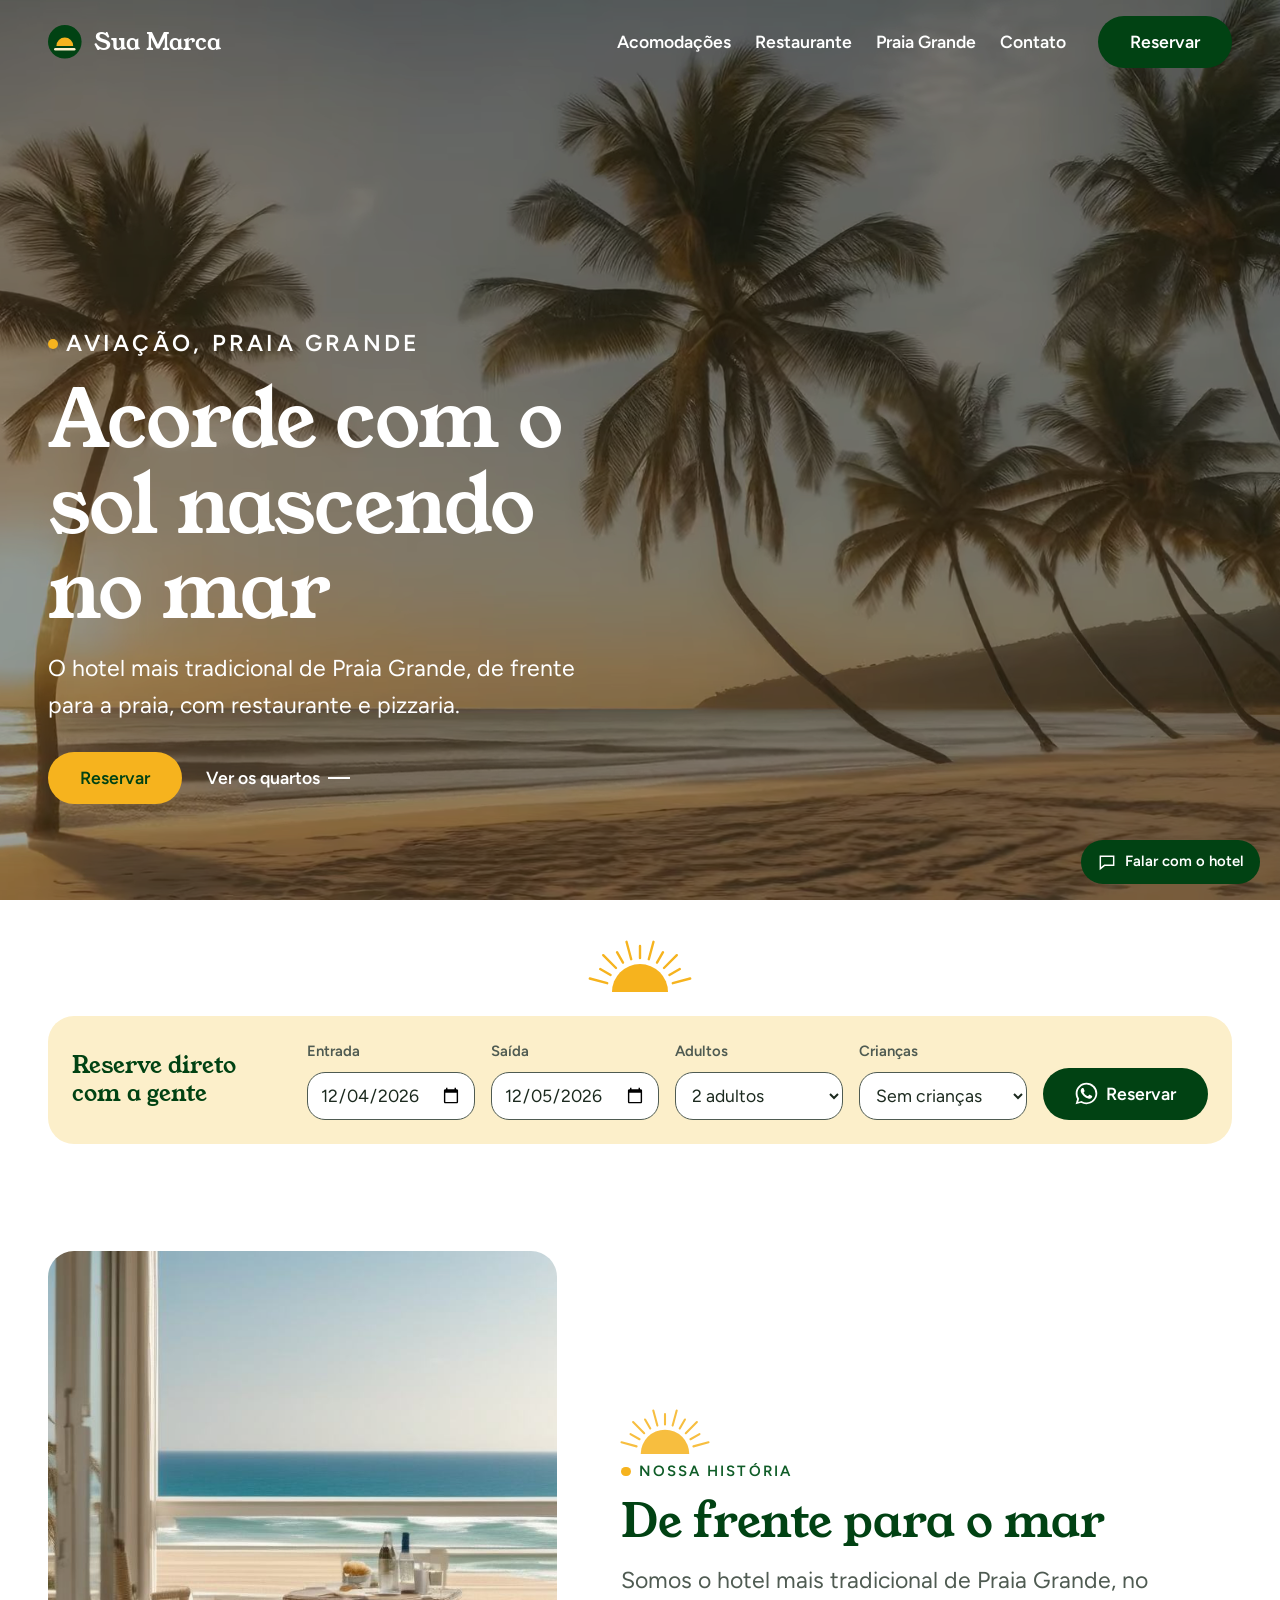
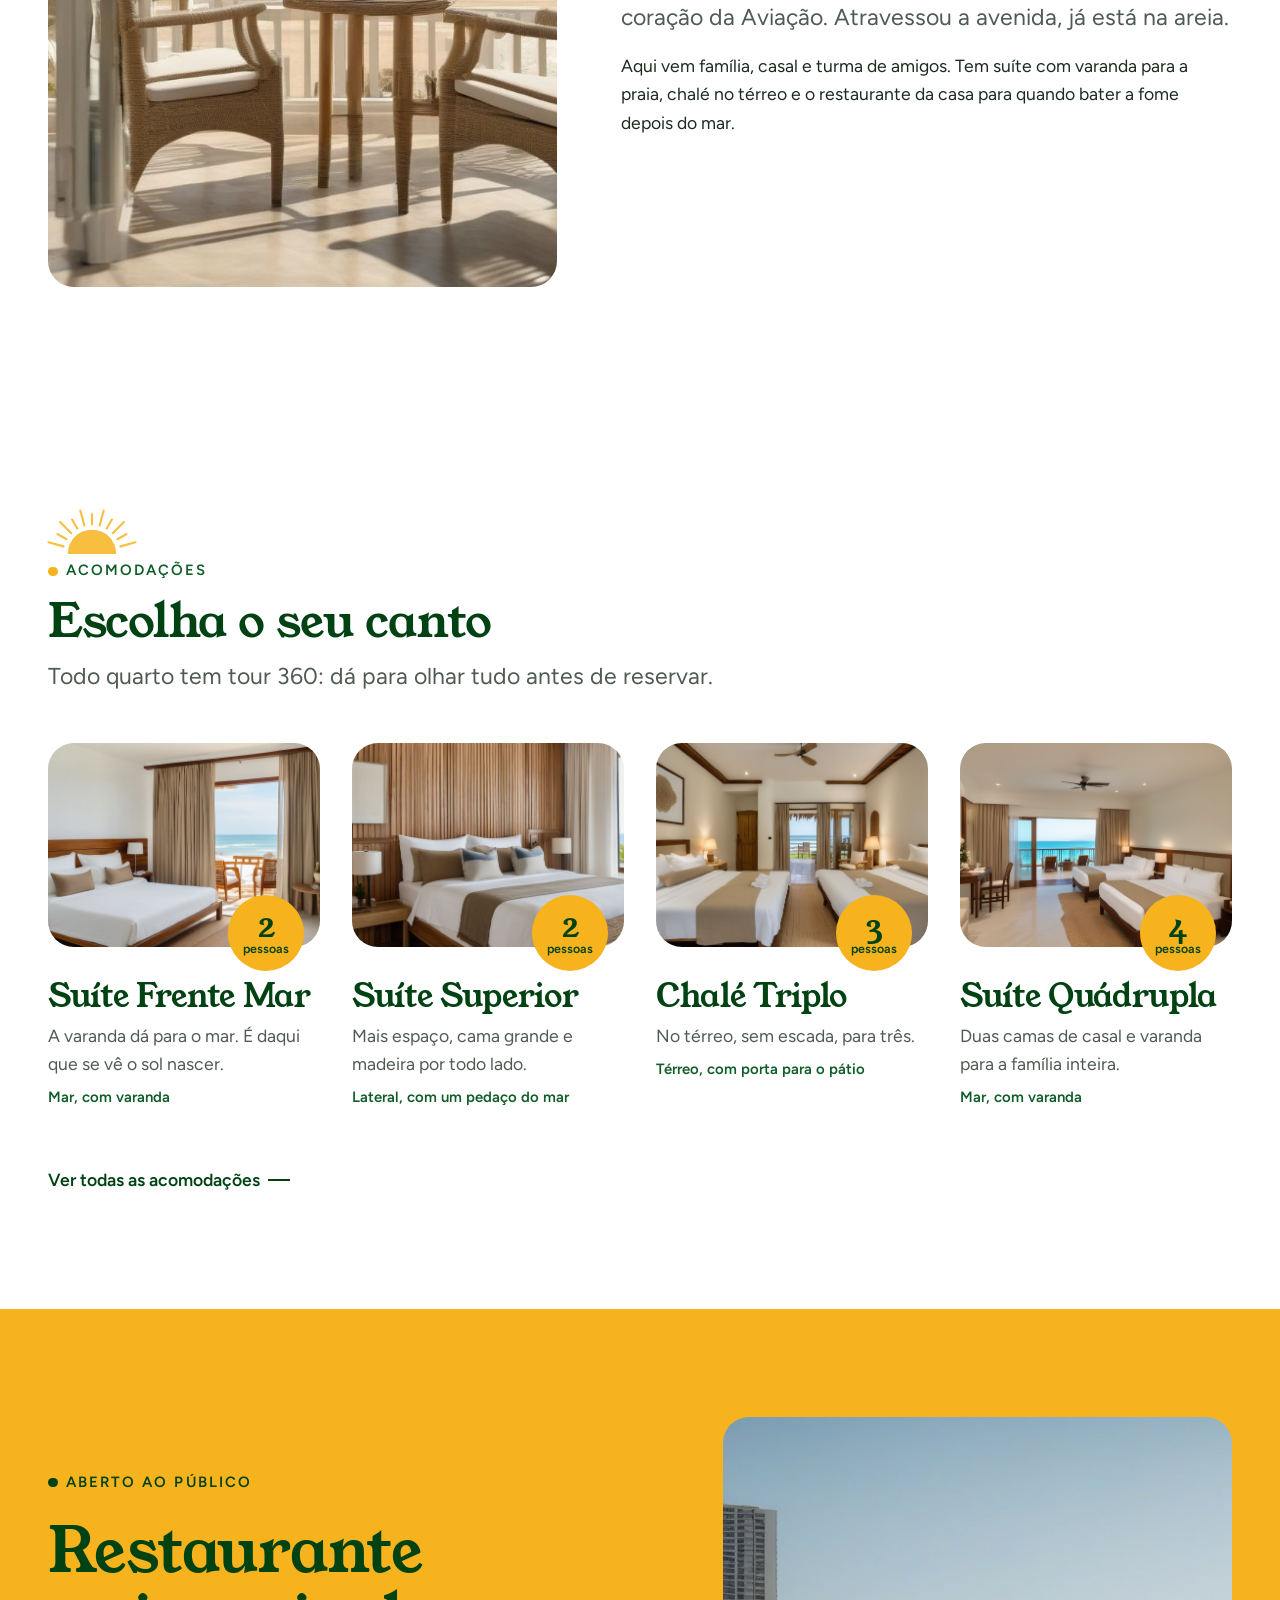
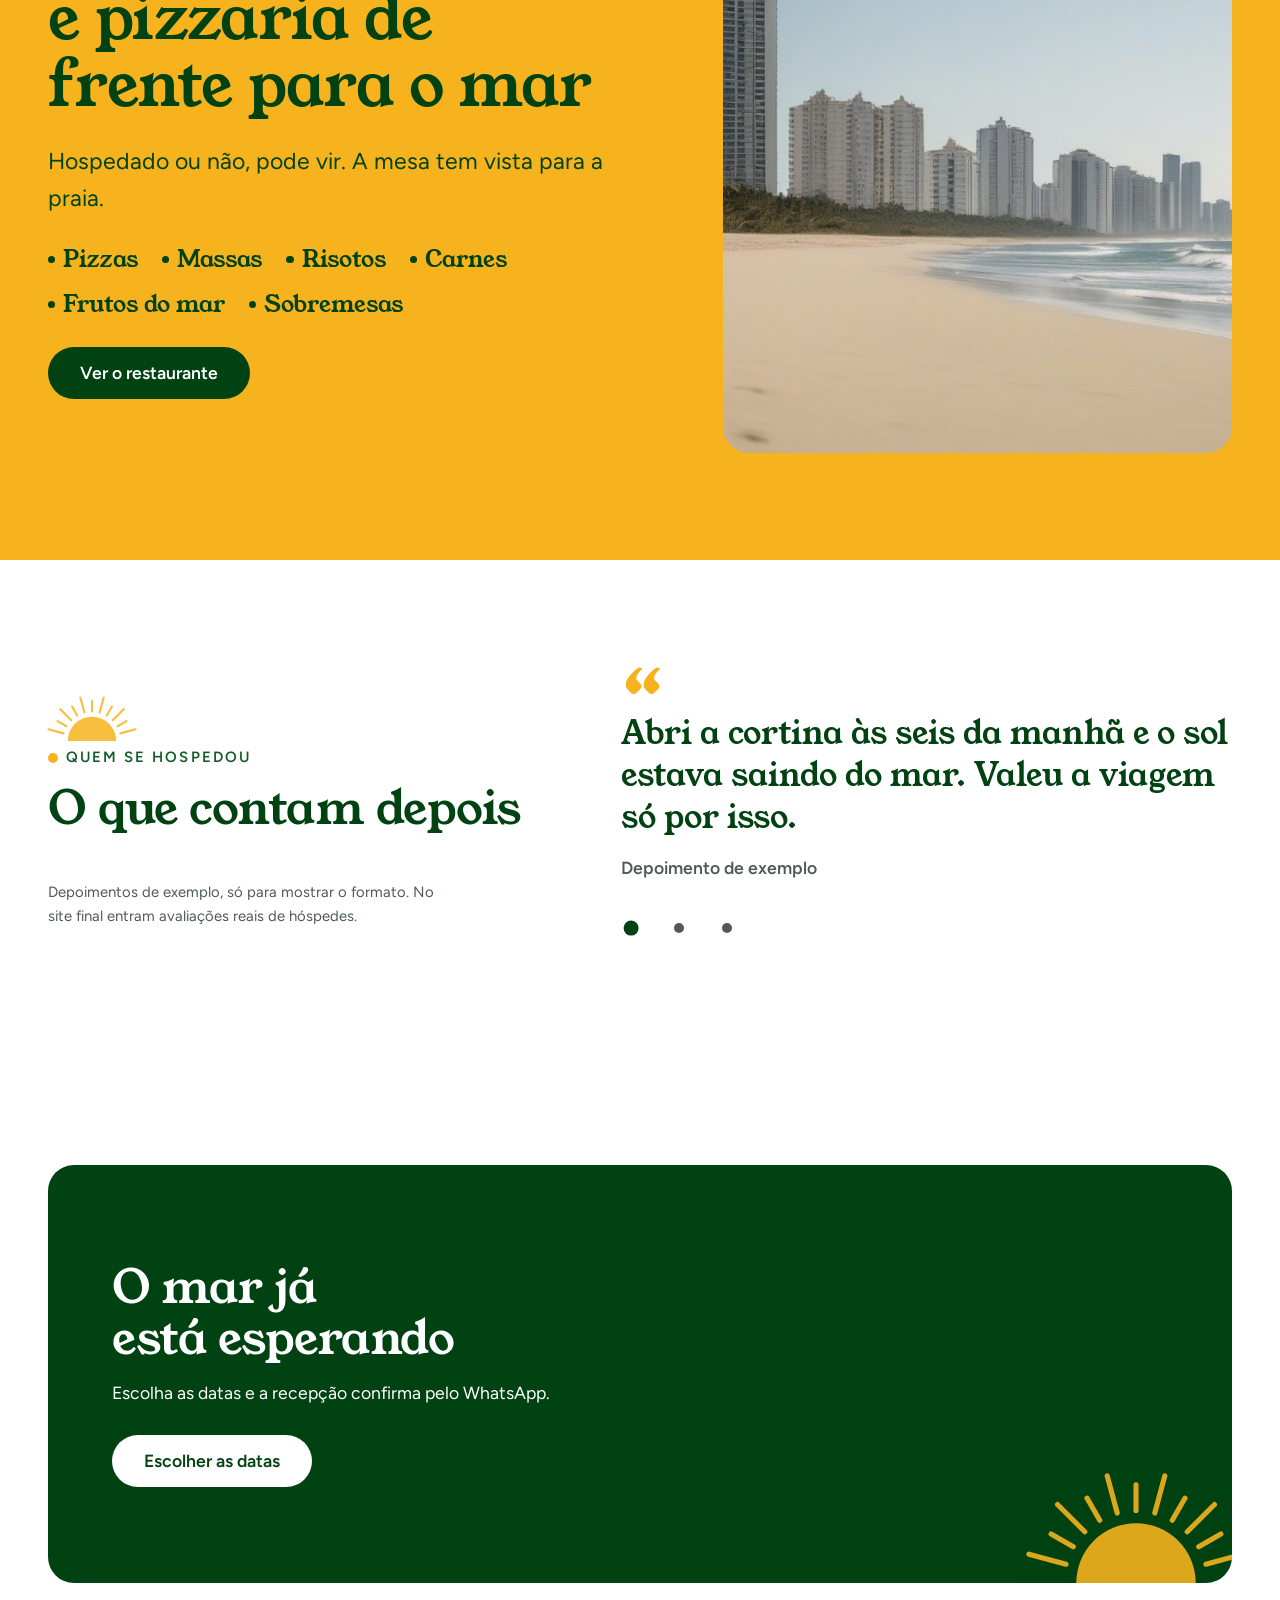
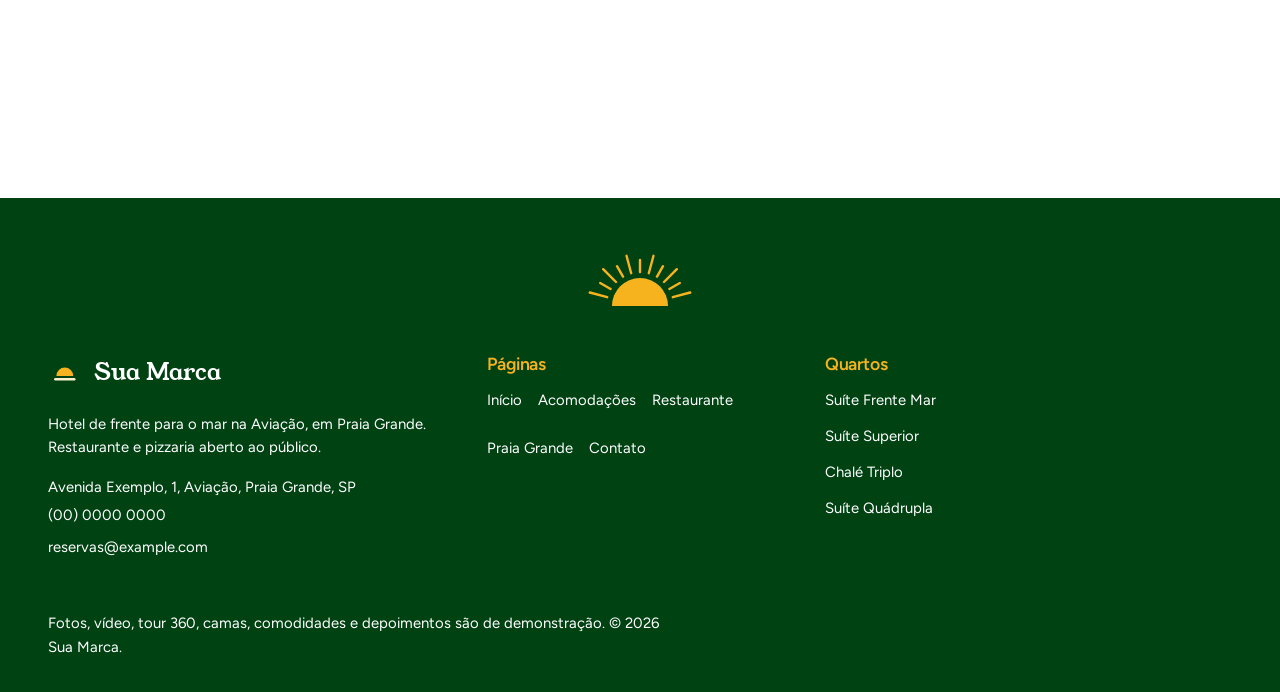
<file: index.html>
<!doctype html>
<html lang="pt-BR">
<head>
<meta charset="utf-8">
<meta name="viewport" content="width=device-width, initial-scale=1">
<title>Sua Marca: hotel de frente para o mar em Praia Grande, com restaurante</title>
<meta name="description" content="Hotel de frente para o mar na Aviação, em Praia Grande. Suítes com varanda, chalés no térreo, restaurante e pizzaria aberto ao público e reserva pelo WhatsApp.">
<link rel="canonical" href="https://lugusofficial.github.io/hotel-frente-mar-praia-grande/">
<meta property="og:type" content="website">
<meta property="og:site_name" content="Sua Marca">
<meta property="og:title" content="Sua Marca: hotel de frente para o mar em Praia Grande, com restaurante">
<meta property="og:description" content="Hotel de frente para o mar na Aviação, em Praia Grande. Suítes com varanda, chalés no térreo, restaurante e pizzaria aberto ao público e reserva pelo WhatsApp.">
<meta property="og:url" content="https://lugusofficial.github.io/hotel-frente-mar-praia-grande/">
<meta property="og:image" content="assets/frente-mar-2.jpg">
<meta name="twitter:card" content="summary_large_image">
<meta name="theme-color" content="#014213">
<link rel="icon" href="assets/favicon.svg" type="image/svg+xml">
<link rel="preconnect" href="https://fonts.googleapis.com">
<link rel="preconnect" href="https://fonts.gstatic.com" crossorigin>
<link rel="stylesheet" href="https://fonts.googleapis.com/css2?family=Young+Serif&family=Figtree:wght@400;600&display=swap">
<link rel="stylesheet" href="css/tokens.css?v=3a400d22">
<link rel="stylesheet" href="css/base.css?v=050fb767">
<link rel="stylesheet" href="css/site.css?v=3a13e930">
<script type="application/ld+json">{"@context": "https://schema.org", "@type": "Hotel", "name": "Sua Marca", "description": "Hotel de frente para o mar no bairro Aviação, em Praia Grande, com restaurante e pizzaria aberto ao público.", "url": "https://lugusofficial.github.io/hotel-frente-mar-praia-grande/", "telephone": "+0000000000", "email": "reservas@example.com", "address": {"@type": "PostalAddress", "streetAddress": "Avenida Exemplo, 1", "addressLocality": "Praia Grande", "addressRegion": "SP", "addressCountry": "BR"}, "amenityFeature": [{"@type": "LocationFeatureSpecification", "name": "Restaurante", "value": true}, {"@type": "LocationFeatureSpecification", "name": "Wifi grátis", "value": true}, {"@type": "LocationFeatureSpecification", "name": "Ar condicionado", "value": true}]}</script>
<script src="js/main.js?v=dd145b68" defer></script>
<script src="js/atendente.js?v=088902ae" defer></script>
</head>
<body>
<a class="skip-link" href="#main">Pular para o conteúdo</a>
<header class="site-header">
  <div class="container site-header__inner">
    <a class="brand" href="index.html" aria-label="Sua Marca, página inicial"><svg class="brand__marca" viewBox="0 0 32 32" aria-hidden="true" focusable="false"><circle cx="16" cy="16" r="16" fill="#014213"/><path d="M8 20a8 8 0 0 1 16 0z" fill="#f6b31e"/><path d="M7 23h18" stroke="#fcefca" stroke-width="2.4" stroke-linecap="round"/></svg><span>Sua Marca</span></a>
    <button class="nav-toggle" type="button" aria-expanded="false" aria-controls="site-nav">
      <svg class="icon icon--menu" viewBox="0 0 24 24" aria-hidden="true" focusable="false"><path d="M4 7h16M4 12h16M4 17h16"/></svg>
      <svg class="icon icon--close" viewBox="0 0 24 24" aria-hidden="true" focusable="false" hidden><path d="M6 6l12 12M18 6L6 18"/></svg>
      <span class="visually-hidden">Menu</span>
    </button>
    <nav class="site-nav" id="site-nav" aria-label="Principal" data-open="false">
      <ul><li><a href="acomodacoes.html">Acomodações</a></li><li><a href="restaurante.html">Restaurante</a></li><li><a href="praia-grande.html">Praia Grande</a></li><li><a href="contato.html">Contato</a></li></ul>
      <a class="btn btn--primary" href="#reservar">Reservar</a>
    </nav>
  </div>
</header>
<main id="main">
  <section class="cena hero" aria-labelledby="titulo">
    <div class="cena__midia">
      <video autoplay muted loop playsinline preload="auto" poster="assets/hero.jpg" aria-hidden="true"
             data-video-el data-fallback="assets/hero.webp">
        <source src="assets/hero.webm" type="video/webm">
        <source src="assets/hero.mp4" type="video/mp4">
      </video>
    </div>
    <div class="container cena__texto">
      <p class="kicker">Aviação, Praia Grande</p>
      <h1 id="titulo">Acorde com o sol nascendo no mar</h1>
      <p>O hotel mais tradicional de Praia Grande, de frente para a praia, com restaurante e pizzaria.</p>
      <div class="cluster">
        <a class="btn btn--primary" href="#reservar">Reservar</a>
        <a class="link-seta" href="acomodacoes.html">Ver os quartos</a>
      </div>
    </div>
    <a class="cena__seta" href="#historia"><svg class="icon" viewBox="0 0 24 24" aria-hidden="true" focusable="false"><path d="M12 5v14M6 13l6 6 6-6"/></svg><span class="visually-hidden">Ver mais</span></a>
  </section>
  <div class="sol-divisor" aria-hidden="true"></div>
<div class="reserva" id="reservar">
  <form class="container reserva__form" action="contato.html" method="get" data-reserva data-whatsapp="https://wa.me/0000000000" data-quarto="">
    <p class="reserva__titulo">Reserve direto com a gente</p>
    <div class="field"><label for="r-entrada">Entrada</label><input id="r-entrada" name="entrada" type="date" required></div>
    <div class="field"><label for="r-saida">Saída</label><input id="r-saida" name="saida" type="date" required></div>
    <div class="field"><label for="r-adultos">Adultos</label><select id="r-adultos" name="adultos"><option value="1">1 adulto</option><option value="2" selected>2 adultos</option><option value="3">3 adultos</option><option value="4">4 adultos</option></select></div>
    <div class="field"><label for="r-criancas">Crianças</label><select id="r-criancas" name="criancas"><option value="0" selected>Sem crianças</option><option value="1">1 criança</option><option value="2">2 crianças</option><option value="3">3 crianças</option></select></div>
    <button class="btn btn--primary" type="submit"><svg class="icon icon--wa" viewBox="0 0 24 24" aria-hidden="true" focusable="false"><path d="M17.47 14.38c-.3-.15-1.76-.87-2.03-.97-.27-.1-.47-.15-.67.15-.2.3-.77.97-.94 1.17-.17.2-.35.22-.65.07-.3-.15-1.26-.46-2.4-1.48-.89-.79-1.49-1.77-1.66-2.07-.17-.3-.02-.46.13-.61.13-.13.3-.35.45-.52.15-.17.2-.3.3-.5.1-.2.05-.37-.02-.52-.07-.15-.67-1.62-.92-2.22-.24-.58-.49-.5-.67-.51h-.57c-.2 0-.52.07-.8.37-.27.3-1.04 1.02-1.04 2.48s1.07 2.88 1.21 3.08c.15.2 2.1 3.2 5.08 4.49.71.31 1.26.49 1.69.63.71.23 1.36.2 1.87.12.57-.09 1.76-.72 2.01-1.41.25-.7.25-1.29.17-1.41-.07-.13-.27-.2-.57-.35zM12.05 21.5h-.01a9.4 9.4 0 0 1-4.79-1.31l-.34-.2-3.56.93.95-3.47-.22-.36a9.38 9.38 0 0 1-1.44-5.01c0-5.19 4.23-9.41 9.42-9.41a9.36 9.36 0 0 1 6.66 2.76 9.35 9.35 0 0 1 2.75 6.66c0 5.19-4.23 9.41-9.42 9.41zm8.02-17.43A11.27 11.27 0 0 0 12.05.75C5.8.75.72 5.83.72 12.08c0 2 .52 3.95 1.52 5.66L.62 23.25l5.65-1.48a11.3 11.3 0 0 0 5.78 1.48h.01c6.25 0 11.33-5.08 11.33-11.33 0-3.03-1.18-5.87-3.32-8.01z"/></svg>Reservar</button>
    <p class="form-status visually-hidden" role="status"></p>
  </form>
</div>

  <section class="section" id="historia" aria-labelledby="historia-titulo">
    <div class="container historia">
      <div class="historia__foto"><img src="assets/frente-mar-2.jpg" alt="Varanda com mesa redonda e duas cadeiras de madeira, um coqueiro ao lado e o mar logo depois da areia" width="1216" height="832" loading="lazy" decoding="async"></div>
      <div class="stack">
        <div class="cabeca">
        <p class="kicker">Nossa história</p>
        <h2 id="historia-titulo">De frente para o mar</h2>
      </div>
        <p class="lead">Somos o hotel mais tradicional de Praia Grande, no coração da Aviação. Atravessou a avenida, já está na areia.</p>
        <p>Aqui vem família, casal e turma de amigos. Tem suíte com varanda para a praia, chalé no térreo e o restaurante da casa para quando bater a fome depois do mar.</p>
      </div>
    </div>
  </section>

  <section class="section" aria-labelledby="quartos-titulo">
    <div class="container">
      <div class="cabeca">
        <p class="kicker">Acomodações</p>
        <h2 id="quartos-titulo">Escolha o seu canto</h2>
        <p class="lead">Todo quarto tem tour 360: dá para olhar tudo antes de reservar.</p>
      </div>
      <div class="quartos" data-reveal-filhos>
        <a class="quarto" href="suite-frente-mar.html">
          <div class="quarto__foto"><img src="assets/frente-mar-1.jpg" alt="Quarto claro com cama de casal de lençol branco, almofadas cor de areia e a porta aberta para uma varanda de frente para o mar" width="1216" height="832" loading="lazy" decoding="async"><span class="carimbo carimbo--canto"><strong>2</strong><small>pessoas</small></span></div>
          <h3>Suíte Frente Mar</h3>
          <p>A varanda dá para o mar. É daqui que se vê o sol nascer.</p>
          <p class="quarto__vista">Mar, com varanda</p>
        </a>
        <a class="quarto" href="suite-superior.html">
          <div class="quarto__foto"><img src="assets/superior-1.jpg" alt="Suíte com cama de casal grande, cabeceira de ripas de madeira, almofadas cinza e janela com um pedaço do mar" width="1216" height="832" loading="lazy" decoding="async"><span class="carimbo carimbo--canto"><strong>2</strong><small>pessoas</small></span></div>
          <h3>Suíte Superior</h3>
          <p>Mais espaço, cama grande e madeira por todo lado.</p>
          <p class="quarto__vista">Lateral, com um pedaço do mar</p>
        </a>
        <a class="quarto" href="chale-triplo.html">
          <div class="quarto__foto"><img src="assets/triplo-1.jpg" alt="Chalé com duas camas de lençol branco e faixas cor de areia, ventilador de teto e porta aberta para um pátio com o mar ao fundo" width="1216" height="832" loading="lazy" decoding="async"><span class="carimbo carimbo--canto"><strong>3</strong><small>pessoas</small></span></div>
          <h3>Chalé Triplo</h3>
          <p>No térreo, sem escada, para três.</p>
          <p class="quarto__vista">Térreo, com porta para o pátio</p>
        </a>
        <a class="quarto" href="suite-quadrupla.html">
          <div class="quarto__foto"><img src="assets/quadrupla-1.jpg" alt="Suíte de família com duas camas de casal, mesa com cadeiras e porta de vidro para uma varanda de frente para o mar" width="1216" height="832" loading="lazy" decoding="async"><span class="carimbo carimbo--canto"><strong>4</strong><small>pessoas</small></span></div>
          <h3>Suíte Quádrupla</h3>
          <p>Duas camas de casal e varanda para a família inteira.</p>
          <p class="quarto__vista">Mar, com varanda</p>
        </a>
      </div>
      <p class="quartos__mais"><a class="link-seta" href="acomodacoes.html">Ver todas as acomodações</a></p>
    </div>
  </section>

  <section class="section faixa-sol" aria-labelledby="rest-titulo">
    <div class="container restaurante">
      <div class="restaurante__texto">
        <p class="kicker">Aberto ao público</p>
        <h2 id="rest-titulo">Restaurante e pizzaria de frente para o mar</h2>
        <p class="lead">Hospedado ou não, pode vir. A mesa tem vista para a praia.</p>
        <ul class="pratos"><li>Pizzas</li><li>Massas</li><li>Risotos</li><li>Carnes</li><li>Frutos do mar</li><li>Sobremesas</li></ul>
        <a class="btn btn--primary" href="restaurante.html">Ver o restaurante</a>
      </div>
      <div class="restaurante__foto"><img src="assets/praia.jpg" alt="Praia larga de areia clara com ondas baixas e os prédios da orla ao fundo" width="1216" height="832" loading="lazy" decoding="async"></div>
    </div>
  </section>

  <section class="section" aria-labelledby="depo-titulo">
    <div class="container avaliacoes">
      <div>
        <div class="cabeca">
        <p class="kicker">Quem se hospedou</p>
        <h2 id="depo-titulo">O que contam depois</h2>
      </div>
        <p class="fonte">Depoimentos de exemplo, só para mostrar o formato. No site final entram avaliações reais de hóspedes.</p>
      </div>
      <div class="depo" data-depo>
        <div class="depo__trilho">
          <figure class="depo__item">
            <blockquote>Abri a cortina às seis da manhã e o sol estava saindo do mar. Valeu a viagem só por isso.</blockquote>
            <figcaption><cite>Depoimento de exemplo</cite></figcaption>
          </figure>
          <figure class="depo__item">
            <blockquote>Jantamos na pizzaria duas noites seguidas. As crianças pediram para voltar.</blockquote>
            <figcaption><cite>Depoimento de exemplo</cite></figcaption>
          </figure>
          <figure class="depo__item">
            <blockquote>Atravessei a rua e já estava na areia. Quarto limpo e o pessoal da recepção muito atencioso.</blockquote>
            <figcaption><cite>Depoimento de exemplo</cite></figcaption>
          </figure>
        </div>
        <div class="depo__nav"></div>
      </div>
    </div>
  </section>

  <section class="section chamada">
    <div class="container">
      <div class="chamada__bloco">
        <h2>O mar já está esperando</h2>
        <p>Escolha as datas e a recepção confirma pelo WhatsApp.</p>
        <a class="btn btn--claro" href="#reservar">Escolher as datas</a>
      </div>
    </div>
  </section>
</main>

<div class="atendente" data-atendente data-whatsapp="https://wa.me/0000000000" hidden>
  <button class="atendente__abrir" type="button" data-atendente-abrir aria-expanded="false" aria-controls="atendente-painel">
    <svg class="atendente__icone" viewBox="0 0 24 24" aria-hidden="true" focusable="false"><path d="M4 5h16v11H9l-5 4z"/></svg>
    <span>Falar com o hotel</span>
  </button>
  <div class="atendente__painel" id="atendente-painel" role="dialog" aria-labelledby="atendente-titulo" data-atendente-painel hidden>
    <div class="atendente__topo">
      <p class="atendente__titulo" id="atendente-titulo">Atendente de demonstração</p>
      <button class="atendente__fechar" type="button" data-atendente-fechar>
        <svg class="icon" viewBox="0 0 24 24" aria-hidden="true" focusable="false"><path d="M6 6l12 12M18 6L6 18"/></svg>
        <span class="visually-hidden">Fechar a conversa</span>
      </button>
    </div>
    <ol class="atendente__mensagens" data-atendente-mensagens aria-live="polite"></ol>
    <ul class="atendente__chips" data-atendente-chips></ul>
    <form class="atendente__form" data-atendente-form>
      <label class="visually-hidden" for="atendente-texto">Sua mensagem</label>
      <input id="atendente-texto" type="text" autocomplete="off" maxlength="200" placeholder="Pergunte sobre quartos, vista ou o restaurante">
      <button class="atendente__enviar" type="submit">Enviar</button>
    </form>
    <p class="atendente__aviso">Respostas automáticas de demonstração. Para reservar, a conversa segue no WhatsApp.</p>
  </div>
</div>
<footer class="site-footer">
  <div class="sol-divisor" aria-hidden="true"></div>
  <div class="container">
    <div class="rodape">
      <div class="stack">
        <a class="brand" href="index.html" aria-label="Sua Marca, página inicial"><svg class="brand__marca" viewBox="0 0 32 32" aria-hidden="true" focusable="false"><circle cx="16" cy="16" r="16" fill="#014213"/><path d="M8 20a8 8 0 0 1 16 0z" fill="#f6b31e"/><path d="M7 23h18" stroke="#fcefca" stroke-width="2.4" stroke-linecap="round"/></svg><span>Sua Marca</span></a>
        <p>Hotel de frente para o mar na Aviação, em Praia Grande. Restaurante e pizzaria aberto ao público.</p>
        <p>Avenida Exemplo, 1, Aviação, Praia Grande, SP<br><a href="tel:+0000000000">(00) 0000 0000</a><br><a href="mailto:reservas@example.com">reservas@example.com</a></p>
      </div>
      <nav aria-label="Rodapé">
        <h2>Páginas</h2>
        <ul><li><a href="index.html">Início</a></li><li><a href="acomodacoes.html">Acomodações</a></li><li><a href="restaurante.html">Restaurante</a></li><li><a href="praia-grande.html">Praia Grande</a></li><li><a href="contato.html">Contato</a></li></ul>
      </nav>
      <div>
        <h2>Quartos</h2>
        <ul><li><a href="suite-frente-mar.html">Suíte Frente Mar</a></li><li><a href="suite-superior.html">Suíte Superior</a></li><li><a href="chale-triplo.html">Chalé Triplo</a></li><li><a href="suite-quadrupla.html">Suíte Quádrupla</a></li></ul>
      </div>
    </div>
    <p class="rodape__fim">Fotos, vídeo, tour 360, camas, comodidades e depoimentos são de demonstração. © <span data-year>2026</span> Sua Marca.</p>
  </div>
</footer>
</body>
</html>
</file>
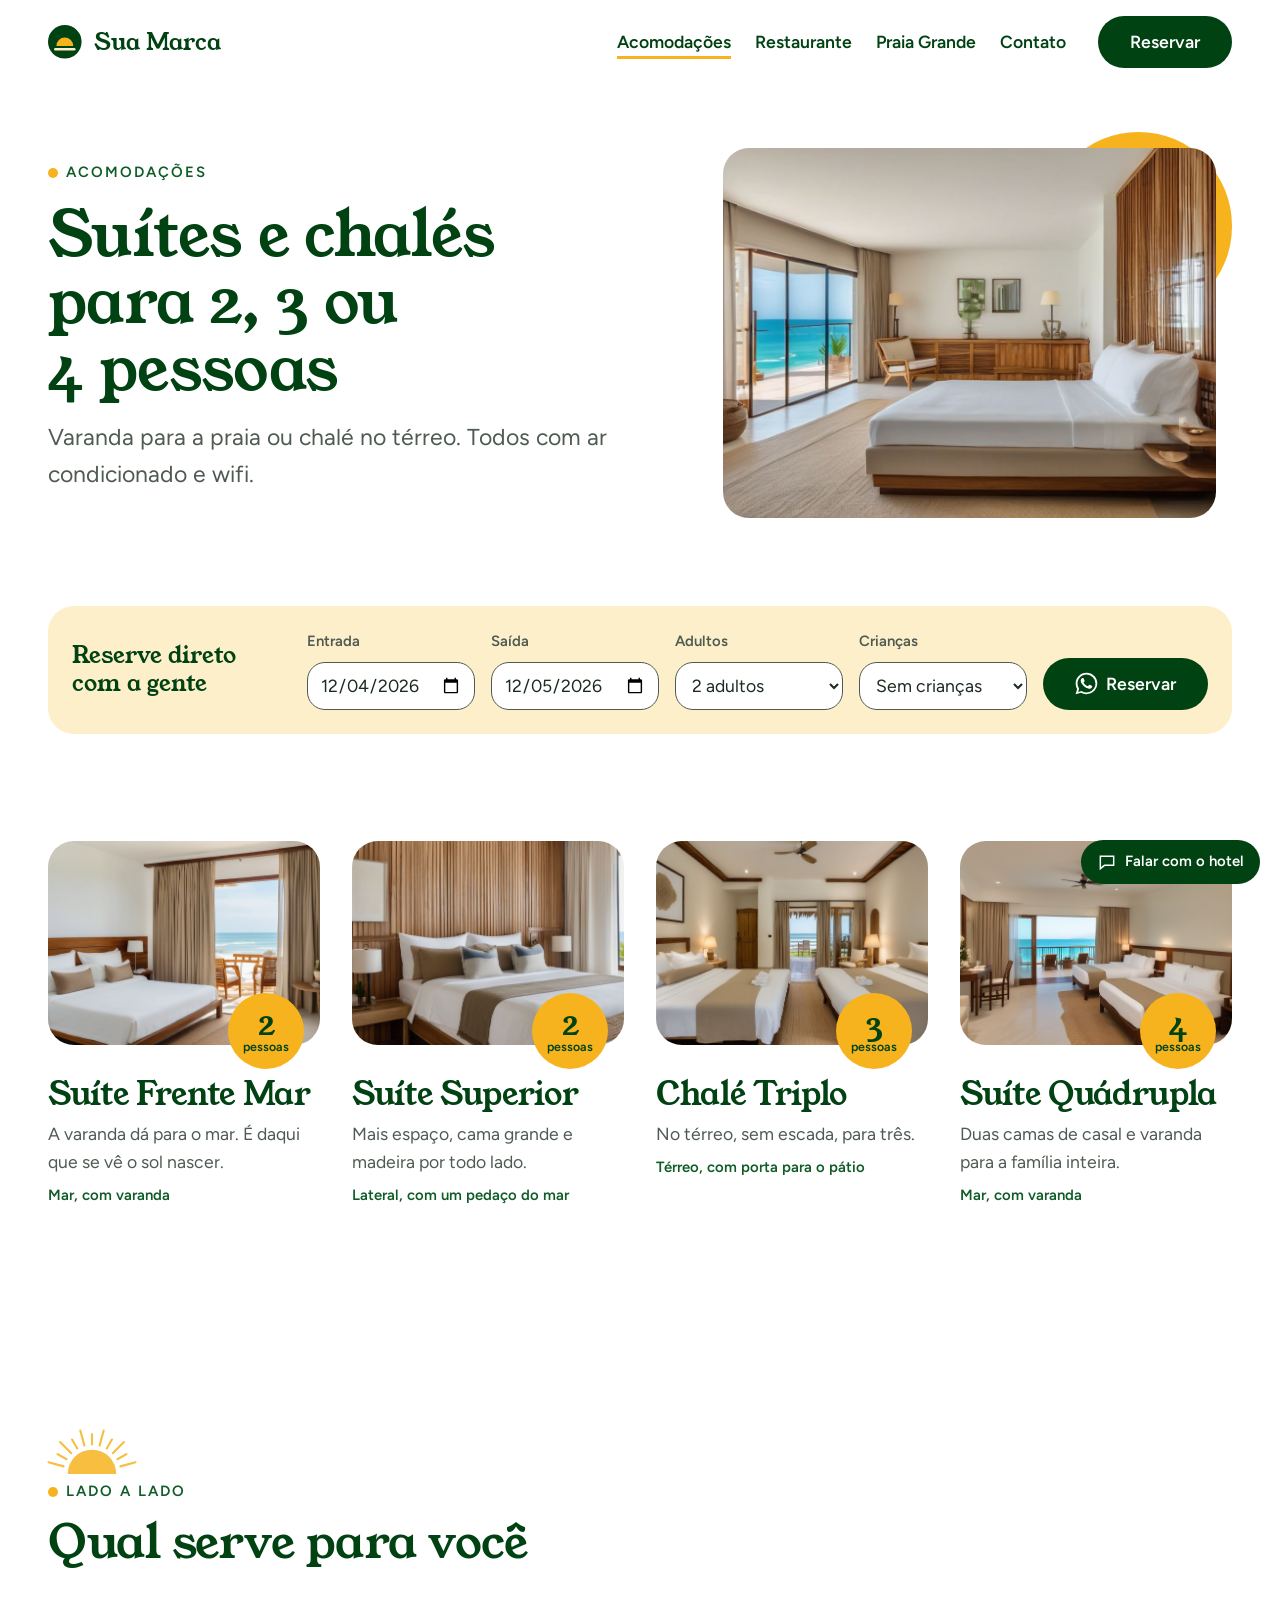
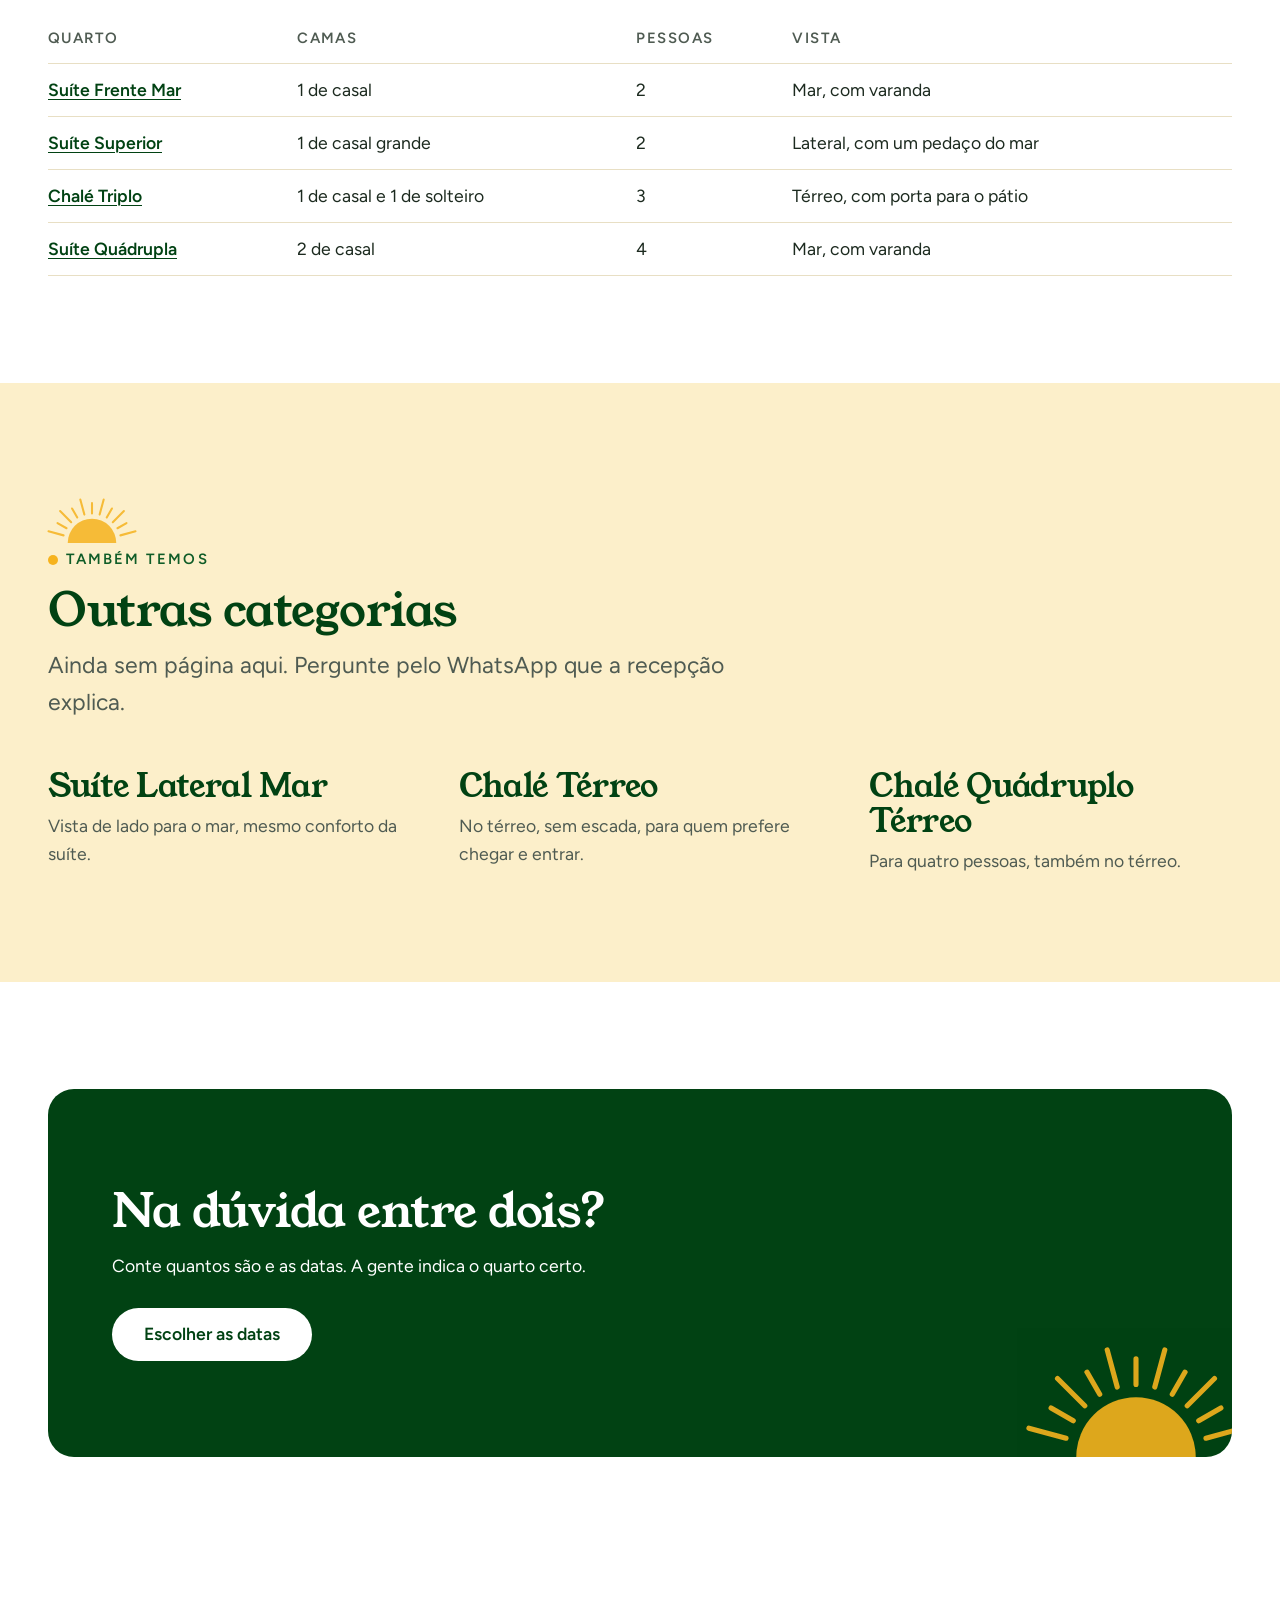
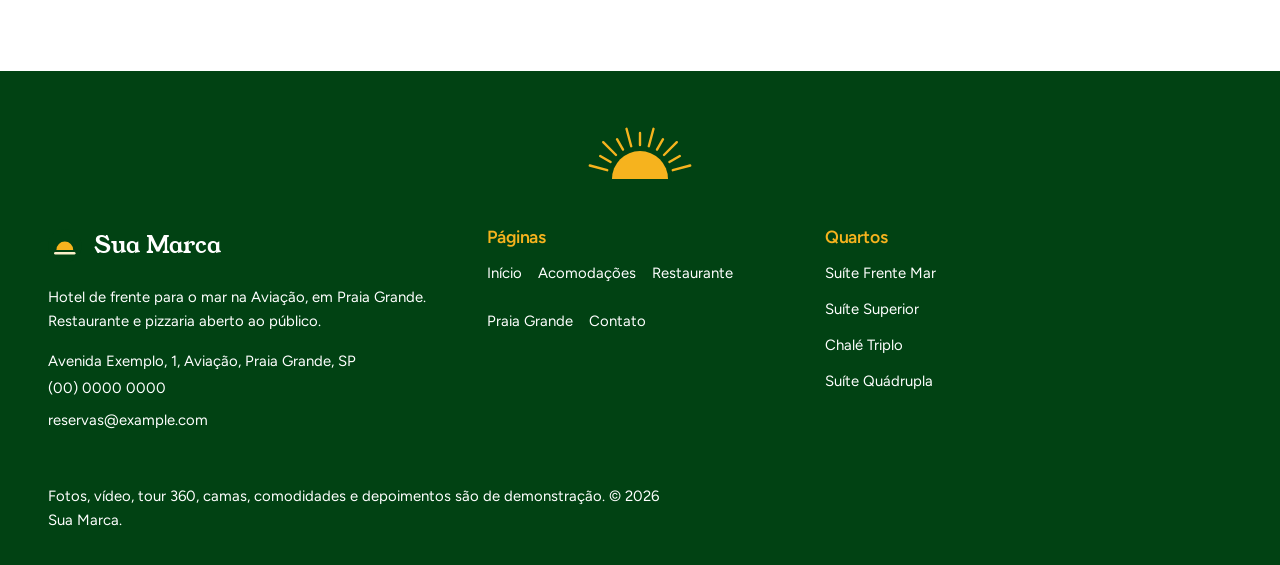
<file: acomodacoes.html>
<!doctype html>
<html lang="pt-BR">
<head>
<meta charset="utf-8">
<meta name="viewport" content="width=device-width, initial-scale=1">
<title>Suítes e chalés de frente para o mar em Praia Grande | Sua Marca</title>
<meta name="description" content="Suíte Frente Mar, Suíte Superior, Chalé Triplo e Suíte Quádrupla na Aviação, em Praia Grande, com tour 360 e reserva pelo WhatsApp.">
<link rel="canonical" href="https://lugusofficial.github.io/hotel-frente-mar-praia-grande/acomodacoes.html">
<meta property="og:type" content="website">
<meta property="og:site_name" content="Sua Marca">
<meta property="og:title" content="Suítes e chalés de frente para o mar em Praia Grande | Sua Marca">
<meta property="og:description" content="Suíte Frente Mar, Suíte Superior, Chalé Triplo e Suíte Quádrupla na Aviação, em Praia Grande, com tour 360 e reserva pelo WhatsApp.">
<meta property="og:url" content="https://lugusofficial.github.io/hotel-frente-mar-praia-grande/acomodacoes.html">
<meta property="og:image" content="assets/frente-mar-2.jpg">
<meta name="twitter:card" content="summary_large_image">
<meta name="theme-color" content="#014213">
<link rel="icon" href="assets/favicon.svg" type="image/svg+xml">
<link rel="preconnect" href="https://fonts.googleapis.com">
<link rel="preconnect" href="https://fonts.gstatic.com" crossorigin>
<link rel="stylesheet" href="https://fonts.googleapis.com/css2?family=Young+Serif&family=Figtree:wght@400;600&display=swap">
<link rel="stylesheet" href="css/tokens.css?v=3a400d22">
<link rel="stylesheet" href="css/base.css?v=050fb767">
<link rel="stylesheet" href="css/site.css?v=3a13e930">
<script type="application/ld+json">{"@context": "https://schema.org", "@type": "Hotel", "name": "Sua Marca", "description": "Hotel de frente para o mar no bairro Aviação, em Praia Grande, com restaurante e pizzaria aberto ao público.", "url": "https://lugusofficial.github.io/hotel-frente-mar-praia-grande/", "telephone": "+0000000000", "email": "reservas@example.com", "address": {"@type": "PostalAddress", "streetAddress": "Avenida Exemplo, 1", "addressLocality": "Praia Grande", "addressRegion": "SP", "addressCountry": "BR"}, "amenityFeature": [{"@type": "LocationFeatureSpecification", "name": "Restaurante", "value": true}, {"@type": "LocationFeatureSpecification", "name": "Wifi grátis", "value": true}, {"@type": "LocationFeatureSpecification", "name": "Ar condicionado", "value": true}]}</script>
<script src="js/main.js?v=dd145b68" defer></script>
<script src="js/atendente.js?v=088902ae" defer></script>
</head>
<body>
<a class="skip-link" href="#main">Pular para o conteúdo</a>
<header class="site-header">
  <div class="container site-header__inner">
    <a class="brand" href="index.html" aria-label="Sua Marca, página inicial"><svg class="brand__marca" viewBox="0 0 32 32" aria-hidden="true" focusable="false"><circle cx="16" cy="16" r="16" fill="#014213"/><path d="M8 20a8 8 0 0 1 16 0z" fill="#f6b31e"/><path d="M7 23h18" stroke="#fcefca" stroke-width="2.4" stroke-linecap="round"/></svg><span>Sua Marca</span></a>
    <button class="nav-toggle" type="button" aria-expanded="false" aria-controls="site-nav">
      <svg class="icon icon--menu" viewBox="0 0 24 24" aria-hidden="true" focusable="false"><path d="M4 7h16M4 12h16M4 17h16"/></svg>
      <svg class="icon icon--close" viewBox="0 0 24 24" aria-hidden="true" focusable="false" hidden><path d="M6 6l12 12M18 6L6 18"/></svg>
      <span class="visually-hidden">Menu</span>
    </button>
    <nav class="site-nav" id="site-nav" aria-label="Principal" data-open="false">
      <ul><li><a href="acomodacoes.html" aria-current="page">Acomodações</a></li><li><a href="restaurante.html">Restaurante</a></li><li><a href="praia-grande.html">Praia Grande</a></li><li><a href="contato.html">Contato</a></li></ul>
      <a class="btn btn--primary" href="#reservar">Reservar</a>
    </nav>
  </div>
</header>
<main id="main">
  <section class="topo hero">
    <div class="container topo__grade">
      <div class="stack">
        <p class="kicker">Acomodações</p>
        <h1>Suítes e chalés para 2, 3 ou 4 pessoas</h1>
        <p class="lead">Varanda para a praia ou chalé no térreo. Todos com ar condicionado e wifi.</p>
        
      </div>
      <div class="topo__foto"><img src="assets/quarto-varanda.jpg" alt="Quarto claro com cama de casal baixa, móveis de madeira e porta de vidro aberta para uma varanda com o mar azul" width="1216" height="832" decoding="async"></div>
    </div>
  </section>

<div class="reserva" id="reservar">
  <form class="container reserva__form" action="contato.html" method="get" data-reserva data-whatsapp="https://wa.me/0000000000" data-quarto="">
    <p class="reserva__titulo">Reserve direto com a gente</p>
    <div class="field"><label for="r-entrada">Entrada</label><input id="r-entrada" name="entrada" type="date" required></div>
    <div class="field"><label for="r-saida">Saída</label><input id="r-saida" name="saida" type="date" required></div>
    <div class="field"><label for="r-adultos">Adultos</label><select id="r-adultos" name="adultos"><option value="1">1 adulto</option><option value="2" selected>2 adultos</option><option value="3">3 adultos</option><option value="4">4 adultos</option></select></div>
    <div class="field"><label for="r-criancas">Crianças</label><select id="r-criancas" name="criancas"><option value="0" selected>Sem crianças</option><option value="1">1 criança</option><option value="2">2 crianças</option><option value="3">3 crianças</option></select></div>
    <button class="btn btn--primary" type="submit"><svg class="icon icon--wa" viewBox="0 0 24 24" aria-hidden="true" focusable="false"><path d="M17.47 14.38c-.3-.15-1.76-.87-2.03-.97-.27-.1-.47-.15-.67.15-.2.3-.77.97-.94 1.17-.17.2-.35.22-.65.07-.3-.15-1.26-.46-2.4-1.48-.89-.79-1.49-1.77-1.66-2.07-.17-.3-.02-.46.13-.61.13-.13.3-.35.45-.52.15-.17.2-.3.3-.5.1-.2.05-.37-.02-.52-.07-.15-.67-1.62-.92-2.22-.24-.58-.49-.5-.67-.51h-.57c-.2 0-.52.07-.8.37-.27.3-1.04 1.02-1.04 2.48s1.07 2.88 1.21 3.08c.15.2 2.1 3.2 5.08 4.49.71.31 1.26.49 1.69.63.71.23 1.36.2 1.87.12.57-.09 1.76-.72 2.01-1.41.25-.7.25-1.29.17-1.41-.07-.13-.27-.2-.57-.35zM12.05 21.5h-.01a9.4 9.4 0 0 1-4.79-1.31l-.34-.2-3.56.93.95-3.47-.22-.36a9.38 9.38 0 0 1-1.44-5.01c0-5.19 4.23-9.41 9.42-9.41a9.36 9.36 0 0 1 6.66 2.76 9.35 9.35 0 0 1 2.75 6.66c0 5.19-4.23 9.41-9.42 9.41zm8.02-17.43A11.27 11.27 0 0 0 12.05.75C5.8.75.72 5.83.72 12.08c0 2 .52 3.95 1.52 5.66L.62 23.25l5.65-1.48a11.3 11.3 0 0 0 5.78 1.48h.01c6.25 0 11.33-5.08 11.33-11.33 0-3.03-1.18-5.87-3.32-8.01z"/></svg>Reservar</button>
    <p class="form-status visually-hidden" role="status"></p>
  </form>
</div>

  <section class="section">
    <div class="container">
      <h2 class="visually-hidden">Com tour 360</h2>
      <div class="quartos" data-reveal-filhos>
        <a class="quarto" href="suite-frente-mar.html">
          <div class="quarto__foto"><img src="assets/frente-mar-1.jpg" alt="Quarto claro com cama de casal de lençol branco, almofadas cor de areia e a porta aberta para uma varanda de frente para o mar" width="1216" height="832" loading="lazy" decoding="async"><span class="carimbo carimbo--canto"><strong>2</strong><small>pessoas</small></span></div>
          <h3>Suíte Frente Mar</h3>
          <p>A varanda dá para o mar. É daqui que se vê o sol nascer.</p>
          <p class="quarto__vista">Mar, com varanda</p>
        </a>
        <a class="quarto" href="suite-superior.html">
          <div class="quarto__foto"><img src="assets/superior-1.jpg" alt="Suíte com cama de casal grande, cabeceira de ripas de madeira, almofadas cinza e janela com um pedaço do mar" width="1216" height="832" loading="lazy" decoding="async"><span class="carimbo carimbo--canto"><strong>2</strong><small>pessoas</small></span></div>
          <h3>Suíte Superior</h3>
          <p>Mais espaço, cama grande e madeira por todo lado.</p>
          <p class="quarto__vista">Lateral, com um pedaço do mar</p>
        </a>
        <a class="quarto" href="chale-triplo.html">
          <div class="quarto__foto"><img src="assets/triplo-1.jpg" alt="Chalé com duas camas de lençol branco e faixas cor de areia, ventilador de teto e porta aberta para um pátio com o mar ao fundo" width="1216" height="832" loading="lazy" decoding="async"><span class="carimbo carimbo--canto"><strong>3</strong><small>pessoas</small></span></div>
          <h3>Chalé Triplo</h3>
          <p>No térreo, sem escada, para três.</p>
          <p class="quarto__vista">Térreo, com porta para o pátio</p>
        </a>
        <a class="quarto" href="suite-quadrupla.html">
          <div class="quarto__foto"><img src="assets/quadrupla-1.jpg" alt="Suíte de família com duas camas de casal, mesa com cadeiras e porta de vidro para uma varanda de frente para o mar" width="1216" height="832" loading="lazy" decoding="async"><span class="carimbo carimbo--canto"><strong>4</strong><small>pessoas</small></span></div>
          <h3>Suíte Quádrupla</h3>
          <p>Duas camas de casal e varanda para a família inteira.</p>
          <p class="quarto__vista">Mar, com varanda</p>
        </a>
      </div>
    </div>
  </section>

  <section class="section" aria-labelledby="comparar-titulo">
    <div class="container comparativo">
      <div class="cabeca">
        <p class="kicker">Lado a lado</p>
        <h2 id="comparar-titulo">Qual serve para você</h2>
      </div>
      <table class="comparar">
        <thead><tr><th scope="col">Quarto</th><th scope="col">Camas</th><th scope="col">Pessoas</th><th scope="col">Vista</th></tr></thead>
        <tbody><tr><th scope="row"><a href="suite-frente-mar.html">Suíte Frente Mar</a></th><td>1 de casal</td><td>2</td><td>Mar, com varanda</td></tr><tr><th scope="row"><a href="suite-superior.html">Suíte Superior</a></th><td>1 de casal grande</td><td>2</td><td>Lateral, com um pedaço do mar</td></tr><tr><th scope="row"><a href="chale-triplo.html">Chalé Triplo</a></th><td>1 de casal e 1 de solteiro</td><td>3</td><td>Térreo, com porta para o pátio</td></tr><tr><th scope="row"><a href="suite-quadrupla.html">Suíte Quádrupla</a></th><td>2 de casal</td><td>4</td><td>Mar, com varanda</td></tr></tbody>
      </table>
    </div>
  </section>

  <section class="section fundo-creme" aria-labelledby="outras-titulo">
    <div class="container">
      <div class="cabeca">
        <p class="kicker">Também temos</p>
        <h2 id="outras-titulo">Outras categorias</h2>
        <p class="lead">Ainda sem página aqui. Pergunte pelo WhatsApp que a recepção explica.</p>
      </div>
      <ul class="outras" data-reveal-filhos><li><h3>Suíte Lateral Mar</h3><p>Vista de lado para o mar, mesmo conforto da suíte.</p></li><li><h3>Chalé Térreo</h3><p>No térreo, sem escada, para quem prefere chegar e entrar.</p></li><li><h3>Chalé Quádruplo Térreo</h3><p>Para quatro pessoas, também no térreo.</p></li></ul>
    </div>
  </section>

  <section class="section chamada">
    <div class="container">
      <div class="chamada__bloco">
        <h2>Na dúvida entre dois?</h2>
        <p>Conte quantos são e as datas. A gente indica o quarto certo.</p>
        <a class="btn btn--claro" href="#reservar">Escolher as datas</a>
      </div>
    </div>
  </section>
</main>

<div class="atendente" data-atendente data-whatsapp="https://wa.me/0000000000" hidden>
  <button class="atendente__abrir" type="button" data-atendente-abrir aria-expanded="false" aria-controls="atendente-painel">
    <svg class="atendente__icone" viewBox="0 0 24 24" aria-hidden="true" focusable="false"><path d="M4 5h16v11H9l-5 4z"/></svg>
    <span>Falar com o hotel</span>
  </button>
  <div class="atendente__painel" id="atendente-painel" role="dialog" aria-labelledby="atendente-titulo" data-atendente-painel hidden>
    <div class="atendente__topo">
      <p class="atendente__titulo" id="atendente-titulo">Atendente de demonstração</p>
      <button class="atendente__fechar" type="button" data-atendente-fechar>
        <svg class="icon" viewBox="0 0 24 24" aria-hidden="true" focusable="false"><path d="M6 6l12 12M18 6L6 18"/></svg>
        <span class="visually-hidden">Fechar a conversa</span>
      </button>
    </div>
    <ol class="atendente__mensagens" data-atendente-mensagens aria-live="polite"></ol>
    <ul class="atendente__chips" data-atendente-chips></ul>
    <form class="atendente__form" data-atendente-form>
      <label class="visually-hidden" for="atendente-texto">Sua mensagem</label>
      <input id="atendente-texto" type="text" autocomplete="off" maxlength="200" placeholder="Pergunte sobre quartos, vista ou o restaurante">
      <button class="atendente__enviar" type="submit">Enviar</button>
    </form>
    <p class="atendente__aviso">Respostas automáticas de demonstração. Para reservar, a conversa segue no WhatsApp.</p>
  </div>
</div>
<footer class="site-footer">
  <div class="sol-divisor" aria-hidden="true"></div>
  <div class="container">
    <div class="rodape">
      <div class="stack">
        <a class="brand" href="index.html" aria-label="Sua Marca, página inicial"><svg class="brand__marca" viewBox="0 0 32 32" aria-hidden="true" focusable="false"><circle cx="16" cy="16" r="16" fill="#014213"/><path d="M8 20a8 8 0 0 1 16 0z" fill="#f6b31e"/><path d="M7 23h18" stroke="#fcefca" stroke-width="2.4" stroke-linecap="round"/></svg><span>Sua Marca</span></a>
        <p>Hotel de frente para o mar na Aviação, em Praia Grande. Restaurante e pizzaria aberto ao público.</p>
        <p>Avenida Exemplo, 1, Aviação, Praia Grande, SP<br><a href="tel:+0000000000">(00) 0000 0000</a><br><a href="mailto:reservas@example.com">reservas@example.com</a></p>
      </div>
      <nav aria-label="Rodapé">
        <h2>Páginas</h2>
        <ul><li><a href="index.html">Início</a></li><li><a href="acomodacoes.html">Acomodações</a></li><li><a href="restaurante.html">Restaurante</a></li><li><a href="praia-grande.html">Praia Grande</a></li><li><a href="contato.html">Contato</a></li></ul>
      </nav>
      <div>
        <h2>Quartos</h2>
        <ul><li><a href="suite-frente-mar.html">Suíte Frente Mar</a></li><li><a href="suite-superior.html">Suíte Superior</a></li><li><a href="chale-triplo.html">Chalé Triplo</a></li><li><a href="suite-quadrupla.html">Suíte Quádrupla</a></li></ul>
      </div>
    </div>
    <p class="rodape__fim">Fotos, vídeo, tour 360, camas, comodidades e depoimentos são de demonstração. © <span data-year>2026</span> Sua Marca.</p>
  </div>
</footer>
</body>
</html>
</file>
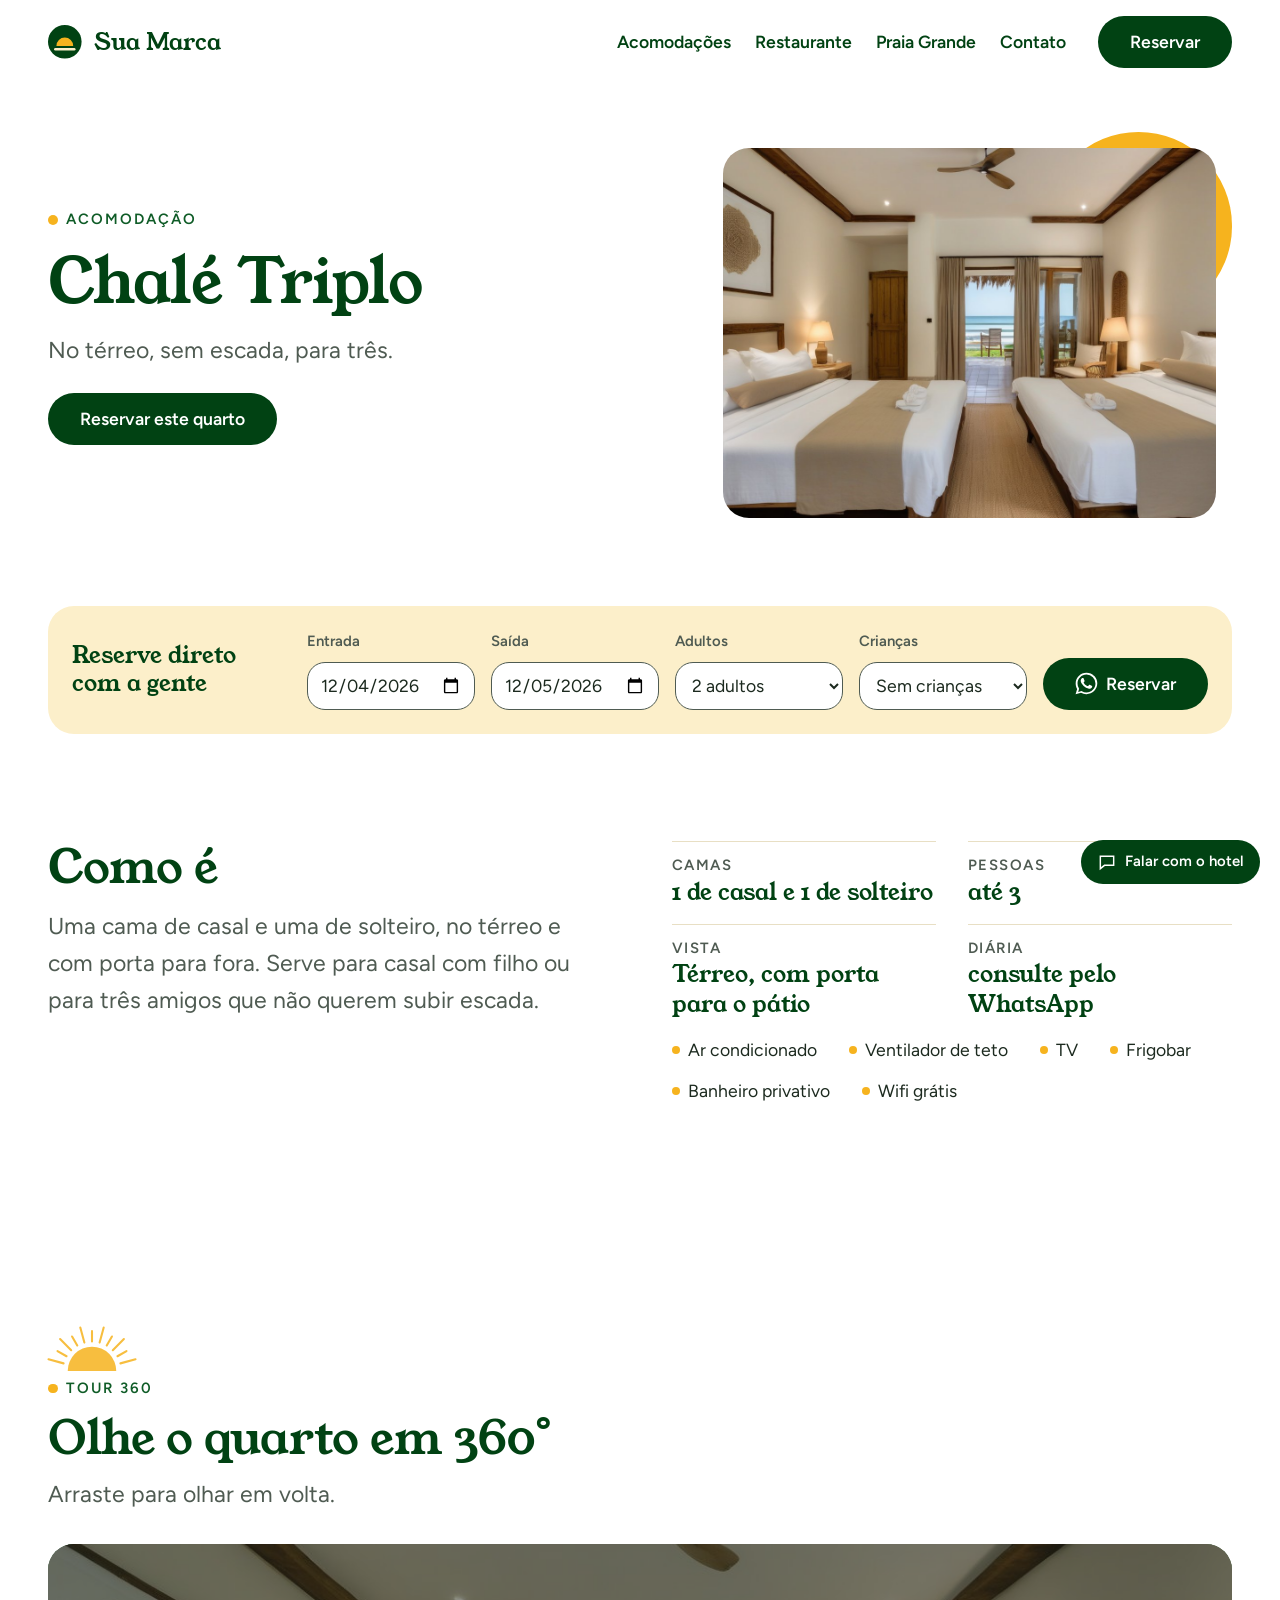
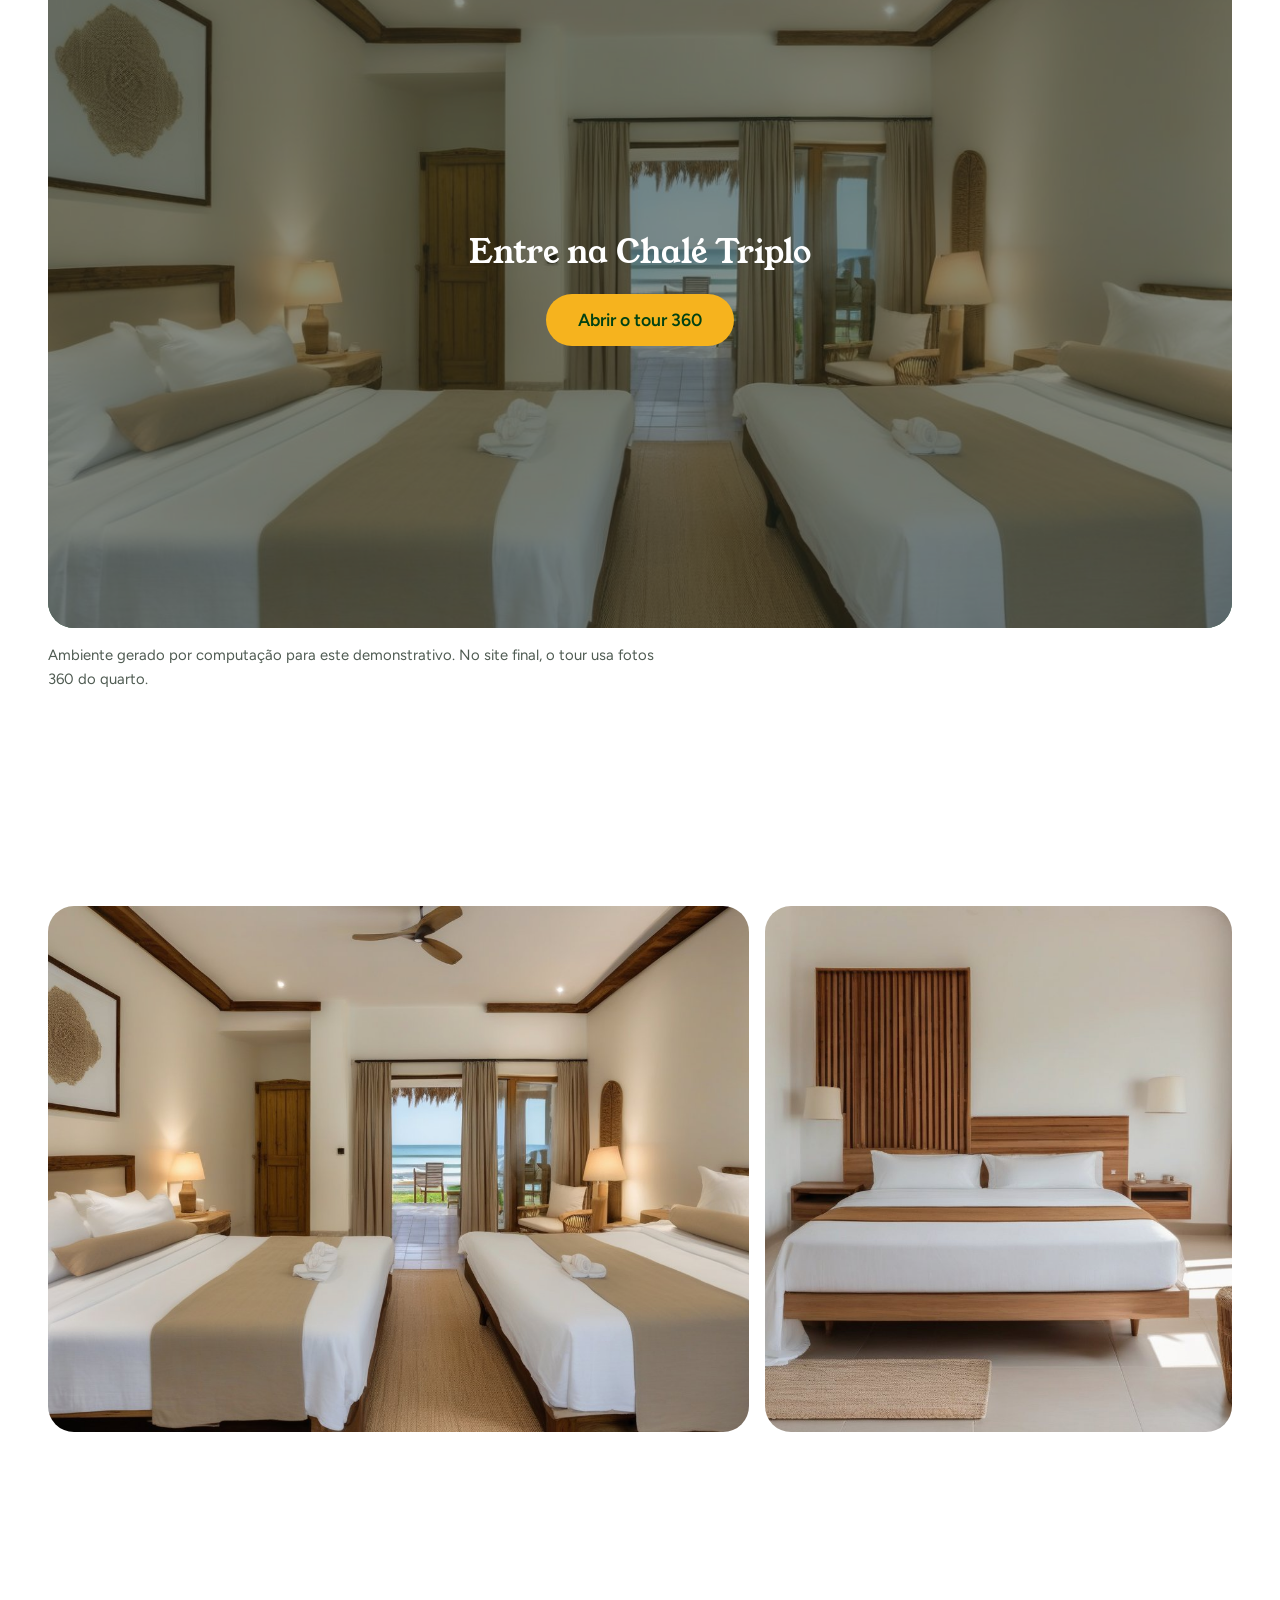
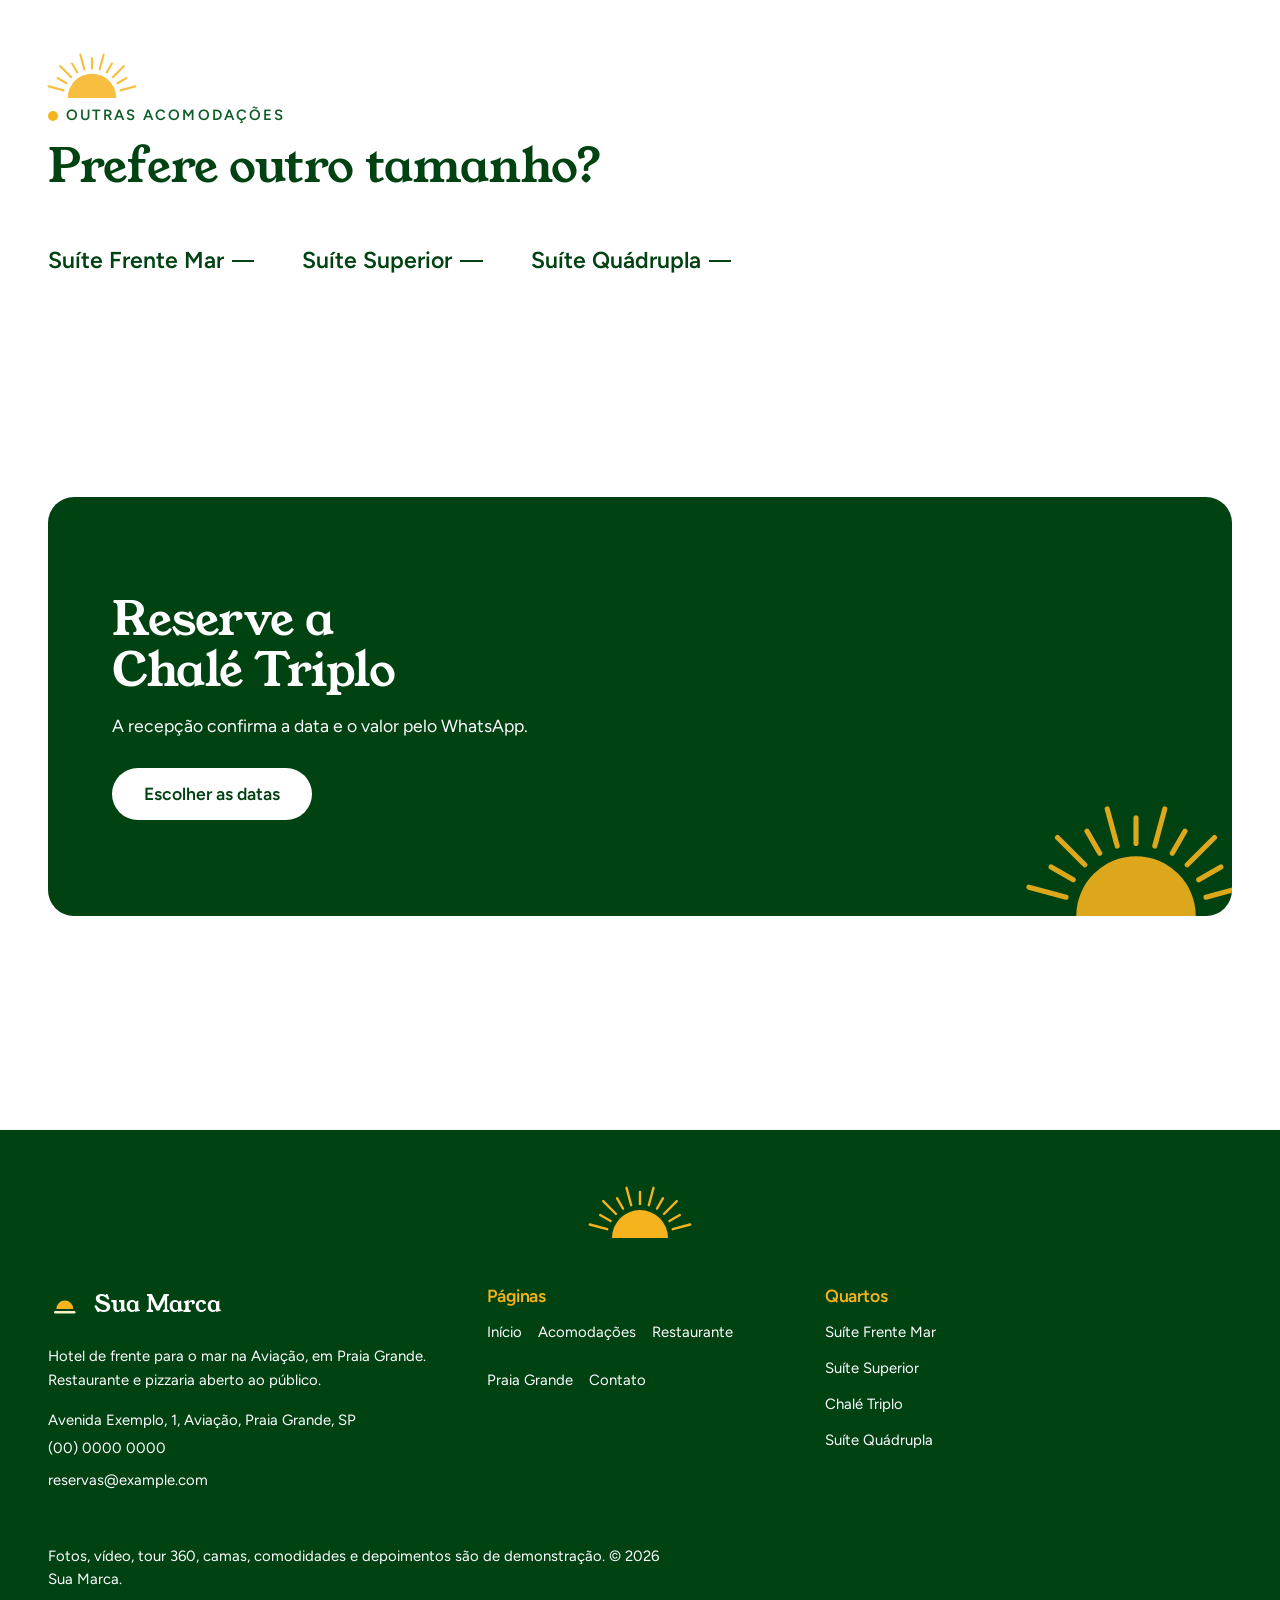
<file: chale-triplo.html>
<!doctype html>
<html lang="pt-BR">
<head>
<meta charset="utf-8">
<meta name="viewport" content="width=device-width, initial-scale=1">
<title>Chalé Triplo em Praia Grande, de frente para o mar | Sua Marca</title>
<meta name="description" content="Chalé Triplo no hotel de frente para o mar da Aviação, em Praia Grande: No térreo, sem escada, para três. Tour 360 e reserva pelo WhatsApp.">
<link rel="canonical" href="https://lugusofficial.github.io/hotel-frente-mar-praia-grande/chale-triplo.html">
<meta property="og:type" content="website">
<meta property="og:site_name" content="Sua Marca">
<meta property="og:title" content="Chalé Triplo em Praia Grande, de frente para o mar | Sua Marca">
<meta property="og:description" content="Chalé Triplo no hotel de frente para o mar da Aviação, em Praia Grande: No térreo, sem escada, para três. Tour 360 e reserva pelo WhatsApp.">
<meta property="og:url" content="https://lugusofficial.github.io/hotel-frente-mar-praia-grande/chale-triplo.html">
<meta property="og:image" content="assets/frente-mar-2.jpg">
<meta name="twitter:card" content="summary_large_image">
<meta name="theme-color" content="#014213">
<link rel="icon" href="assets/favicon.svg" type="image/svg+xml">
<link rel="preconnect" href="https://fonts.googleapis.com">
<link rel="preconnect" href="https://fonts.gstatic.com" crossorigin>
<link rel="stylesheet" href="https://fonts.googleapis.com/css2?family=Young+Serif&family=Figtree:wght@400;600&display=swap">
<link rel="stylesheet" href="css/tokens.css?v=3a400d22">
<link rel="stylesheet" href="css/base.css?v=050fb767">
<link rel="stylesheet" href="css/site.css?v=3a13e930">
<script type="application/ld+json">{"@context": "https://schema.org", "@type": "Hotel", "name": "Sua Marca", "description": "Hotel de frente para o mar no bairro Aviação, em Praia Grande, com restaurante e pizzaria aberto ao público.", "url": "https://lugusofficial.github.io/hotel-frente-mar-praia-grande/", "telephone": "+0000000000", "email": "reservas@example.com", "address": {"@type": "PostalAddress", "streetAddress": "Avenida Exemplo, 1", "addressLocality": "Praia Grande", "addressRegion": "SP", "addressCountry": "BR"}, "amenityFeature": [{"@type": "LocationFeatureSpecification", "name": "Restaurante", "value": true}, {"@type": "LocationFeatureSpecification", "name": "Wifi grátis", "value": true}, {"@type": "LocationFeatureSpecification", "name": "Ar condicionado", "value": true}]}</script>
<script type="module" src="js/tour.js?v=98011144"></script>
<script src="js/main.js?v=dd145b68" defer></script>
<script src="js/atendente.js?v=088902ae" defer></script>
</head>
<body>
<a class="skip-link" href="#main">Pular para o conteúdo</a>
<header class="site-header">
  <div class="container site-header__inner">
    <a class="brand" href="index.html" aria-label="Sua Marca, página inicial"><svg class="brand__marca" viewBox="0 0 32 32" aria-hidden="true" focusable="false"><circle cx="16" cy="16" r="16" fill="#014213"/><path d="M8 20a8 8 0 0 1 16 0z" fill="#f6b31e"/><path d="M7 23h18" stroke="#fcefca" stroke-width="2.4" stroke-linecap="round"/></svg><span>Sua Marca</span></a>
    <button class="nav-toggle" type="button" aria-expanded="false" aria-controls="site-nav">
      <svg class="icon icon--menu" viewBox="0 0 24 24" aria-hidden="true" focusable="false"><path d="M4 7h16M4 12h16M4 17h16"/></svg>
      <svg class="icon icon--close" viewBox="0 0 24 24" aria-hidden="true" focusable="false" hidden><path d="M6 6l12 12M18 6L6 18"/></svg>
      <span class="visually-hidden">Menu</span>
    </button>
    <nav class="site-nav" id="site-nav" aria-label="Principal" data-open="false">
      <ul><li><a href="acomodacoes.html">Acomodações</a></li><li><a href="restaurante.html">Restaurante</a></li><li><a href="praia-grande.html">Praia Grande</a></li><li><a href="contato.html">Contato</a></li></ul>
      <a class="btn btn--primary" href="#reservar">Reservar</a>
    </nav>
  </div>
</header>
<main id="main">
  <section class="topo hero">
    <div class="container topo__grade">
      <div class="stack">
        <p class="kicker">Acomodação</p>
        <h1>Chalé Triplo</h1>
        <p class="lead">No térreo, sem escada, para três.</p>
        <div class="cluster"><a class="btn btn--primary" href="#reservar">Reservar este quarto</a></div>
      </div>
      <div class="topo__foto"><img src="assets/triplo-1.jpg" alt="Chalé com duas camas de lençol branco e faixas cor de areia, ventilador de teto e porta aberta para um pátio com o mar ao fundo" width="1216" height="832" decoding="async"></div>
    </div>
  </section>

<div class="reserva" id="reservar">
  <form class="container reserva__form" action="contato.html" method="get" data-reserva data-whatsapp="https://wa.me/0000000000" data-quarto="Chalé Triplo">
    <p class="reserva__titulo">Reserve direto com a gente</p>
    <div class="field"><label for="r-entrada">Entrada</label><input id="r-entrada" name="entrada" type="date" required></div>
    <div class="field"><label for="r-saida">Saída</label><input id="r-saida" name="saida" type="date" required></div>
    <div class="field"><label for="r-adultos">Adultos</label><select id="r-adultos" name="adultos"><option value="1">1 adulto</option><option value="2" selected>2 adultos</option><option value="3">3 adultos</option><option value="4">4 adultos</option></select></div>
    <div class="field"><label for="r-criancas">Crianças</label><select id="r-criancas" name="criancas"><option value="0" selected>Sem crianças</option><option value="1">1 criança</option><option value="2">2 crianças</option><option value="3">3 crianças</option></select></div>
    <button class="btn btn--primary" type="submit"><svg class="icon icon--wa" viewBox="0 0 24 24" aria-hidden="true" focusable="false"><path d="M17.47 14.38c-.3-.15-1.76-.87-2.03-.97-.27-.1-.47-.15-.67.15-.2.3-.77.97-.94 1.17-.17.2-.35.22-.65.07-.3-.15-1.26-.46-2.4-1.48-.89-.79-1.49-1.77-1.66-2.07-.17-.3-.02-.46.13-.61.13-.13.3-.35.45-.52.15-.17.2-.3.3-.5.1-.2.05-.37-.02-.52-.07-.15-.67-1.62-.92-2.22-.24-.58-.49-.5-.67-.51h-.57c-.2 0-.52.07-.8.37-.27.3-1.04 1.02-1.04 2.48s1.07 2.88 1.21 3.08c.15.2 2.1 3.2 5.08 4.49.71.31 1.26.49 1.69.63.71.23 1.36.2 1.87.12.57-.09 1.76-.72 2.01-1.41.25-.7.25-1.29.17-1.41-.07-.13-.27-.2-.57-.35zM12.05 21.5h-.01a9.4 9.4 0 0 1-4.79-1.31l-.34-.2-3.56.93.95-3.47-.22-.36a9.38 9.38 0 0 1-1.44-5.01c0-5.19 4.23-9.41 9.42-9.41a9.36 9.36 0 0 1 6.66 2.76 9.35 9.35 0 0 1 2.75 6.66c0 5.19-4.23 9.41-9.42 9.41zm8.02-17.43A11.27 11.27 0 0 0 12.05.75C5.8.75.72 5.83.72 12.08c0 2 .52 3.95 1.52 5.66L.62 23.25l5.65-1.48a11.3 11.3 0 0 0 5.78 1.48h.01c6.25 0 11.33-5.08 11.33-11.33 0-3.03-1.18-5.87-3.32-8.01z"/></svg>Reservar</button>
    <p class="form-status visually-hidden" role="status"></p>
  </form>
</div>

  <section class="section" aria-labelledby="como-titulo">
    <div class="container ficha-grade">
      <div class="stack">
        <h2 id="como-titulo">Como é</h2>
        <p class="lead">Uma cama de casal e uma de solteiro, no térreo e com porta para fora. Serve para casal com filho ou para três amigos que não querem subir escada.</p>
      </div>
      <div class="stack">
        <dl class="ficha">
          <div><dt>Camas</dt><dd>1 de casal e 1 de solteiro</dd></div>
          <div><dt>Pessoas</dt><dd>até 3</dd></div>
          <div><dt>Vista</dt><dd>Térreo, com porta para o pátio</dd></div>
          <div><dt>Diária</dt><dd>consulte pelo WhatsApp</dd></div>
        </dl>
        <ul class="comodidades"><li>Ar condicionado</li><li>Ventilador de teto</li><li>TV</li><li>Frigobar</li><li>Banheiro privativo</li><li>Wifi grátis</li></ul>
      </div>
    </div>
  </section>

  <section class="section" aria-labelledby="tour-titulo">
    <div class="container tour" data-tour>
      <div class="cabeca">
        <p class="kicker">Tour 360</p>
        <h2 id="tour-titulo">Olhe o quarto em 360°</h2>
        <p class="lead">Arraste para olhar em volta.</p>
      </div>
      <div class="tour__palco" data-tour-palco tabindex="0" aria-label="Tour 360 do quarto Chalé Triplo. Arraste ou use as setas para girar.">
        <canvas aria-hidden="true"></canvas>
        <div class="tour__portas" data-tour-portas></div>
        <p class="tour__onde" data-tour-onde>Chalé Triplo</p>
        <div class="tour__controles">
          <button type="button" data-tour-tela aria-label="Tela cheia"><svg class="icon" viewBox="0 0 24 24" aria-hidden="true" focusable="false"><path d="M4 9V4h5M20 9V4h-5M4 15v5h5M20 15v5h-5"/></svg></button>
          <button type="button" data-tour-mov="giro:-1" aria-label="Girar para a esquerda"><svg class="icon" viewBox="0 0 24 24" aria-hidden="true" focusable="false"><path d="M15 6l-6 6 6 6"/></svg></button>
          <button type="button" data-tour-mov="giro:1" aria-label="Girar para a direita"><svg class="icon" viewBox="0 0 24 24" aria-hidden="true" focusable="false"><path d="M9 6l6 6-6 6"/></svg></button>
        </div>
        <div class="tour__veu" data-tour-veu aria-hidden="true"></div>
        <div class="tour__capa">
          <img src="assets/triplo-1.jpg" alt="Chalé com duas camas de lençol branco e faixas cor de areia, ventilador de teto e porta aberta para um pátio com o mar ao fundo" width="1216" height="832" loading="lazy" decoding="async">
          <div>
            <p>Entre na Chalé Triplo</p>
            <button class="btn btn--primary" type="button" data-tour-entrar>Abrir o tour 360</button>
          </div>
        </div>
      </div>
      <p class="visually-hidden" role="status" data-tour-status></p>
      <p class="tour__aviso" data-tour-aviso hidden>O tour não abriu neste navegador. As fotos e a descrição estão logo abaixo.</p>
      <p class="tour__dica">Ambiente gerado por computação para este demonstrativo. No site final, o tour usa fotos 360 do quarto.</p>
    </div>
  </section>
<script type="application/json" id="tour-dados">{"inicio": "triplo", "nos": {"triplo": {"nome": "Chalé Triplo", "olhar": 0.3, "andar": 1.2, "dica": "Arraste para olhar em volta.", "links": [], "img": "assets/tour/triplo.jpg", "dist": "assets/tour/triplo-d.png"}}}</script>

  <section class="section">
    <div class="container">
      <h2 class="visually-hidden">Fotos</h2>
      <div class="galeria" data-reveal-filhos>
        <img src="assets/triplo-1.jpg" alt="Chalé com duas camas de lençol branco e faixas cor de areia, ventilador de teto e porta aberta para um pátio com o mar ao fundo" width="1216" height="832" loading="lazy" decoding="async">
        <img src="assets/triplo-2.jpg" alt="Chalé claro com cama de casal, cabeceira de madeira, banquinho de palha e tapete" width="1216" height="832" loading="lazy" decoding="async">
      </div>
    </div>
  </section>

  <section class="section" aria-labelledby="outros-titulo">
    <div class="container">
      <div class="cabeca">
        <p class="kicker">Outras acomodações</p>
        <h2 id="outros-titulo">Prefere outro tamanho?</h2>
      </div>
      <div class="outros"><a class="link-seta" href="suite-frente-mar.html">Suíte Frente Mar</a><a class="link-seta" href="suite-superior.html">Suíte Superior</a><a class="link-seta" href="suite-quadrupla.html">Suíte Quádrupla</a></div>
    </div>
  </section>

  <section class="section chamada">
    <div class="container">
      <div class="chamada__bloco">
        <h2>Reserve a Chalé Triplo</h2>
        <p>A recepção confirma a data e o valor pelo WhatsApp.</p>
        <a class="btn btn--claro" href="#reservar">Escolher as datas</a>
      </div>
    </div>
  </section>
</main>

<div class="atendente" data-atendente data-whatsapp="https://wa.me/0000000000" hidden>
  <button class="atendente__abrir" type="button" data-atendente-abrir aria-expanded="false" aria-controls="atendente-painel">
    <svg class="atendente__icone" viewBox="0 0 24 24" aria-hidden="true" focusable="false"><path d="M4 5h16v11H9l-5 4z"/></svg>
    <span>Falar com o hotel</span>
  </button>
  <div class="atendente__painel" id="atendente-painel" role="dialog" aria-labelledby="atendente-titulo" data-atendente-painel hidden>
    <div class="atendente__topo">
      <p class="atendente__titulo" id="atendente-titulo">Atendente de demonstração</p>
      <button class="atendente__fechar" type="button" data-atendente-fechar>
        <svg class="icon" viewBox="0 0 24 24" aria-hidden="true" focusable="false"><path d="M6 6l12 12M18 6L6 18"/></svg>
        <span class="visually-hidden">Fechar a conversa</span>
      </button>
    </div>
    <ol class="atendente__mensagens" data-atendente-mensagens aria-live="polite"></ol>
    <ul class="atendente__chips" data-atendente-chips></ul>
    <form class="atendente__form" data-atendente-form>
      <label class="visually-hidden" for="atendente-texto">Sua mensagem</label>
      <input id="atendente-texto" type="text" autocomplete="off" maxlength="200" placeholder="Pergunte sobre quartos, vista ou o restaurante">
      <button class="atendente__enviar" type="submit">Enviar</button>
    </form>
    <p class="atendente__aviso">Respostas automáticas de demonstração. Para reservar, a conversa segue no WhatsApp.</p>
  </div>
</div>
<footer class="site-footer">
  <div class="sol-divisor" aria-hidden="true"></div>
  <div class="container">
    <div class="rodape">
      <div class="stack">
        <a class="brand" href="index.html" aria-label="Sua Marca, página inicial"><svg class="brand__marca" viewBox="0 0 32 32" aria-hidden="true" focusable="false"><circle cx="16" cy="16" r="16" fill="#014213"/><path d="M8 20a8 8 0 0 1 16 0z" fill="#f6b31e"/><path d="M7 23h18" stroke="#fcefca" stroke-width="2.4" stroke-linecap="round"/></svg><span>Sua Marca</span></a>
        <p>Hotel de frente para o mar na Aviação, em Praia Grande. Restaurante e pizzaria aberto ao público.</p>
        <p>Avenida Exemplo, 1, Aviação, Praia Grande, SP<br><a href="tel:+0000000000">(00) 0000 0000</a><br><a href="mailto:reservas@example.com">reservas@example.com</a></p>
      </div>
      <nav aria-label="Rodapé">
        <h2>Páginas</h2>
        <ul><li><a href="index.html">Início</a></li><li><a href="acomodacoes.html">Acomodações</a></li><li><a href="restaurante.html">Restaurante</a></li><li><a href="praia-grande.html">Praia Grande</a></li><li><a href="contato.html">Contato</a></li></ul>
      </nav>
      <div>
        <h2>Quartos</h2>
        <ul><li><a href="suite-frente-mar.html">Suíte Frente Mar</a></li><li><a href="suite-superior.html">Suíte Superior</a></li><li><a href="chale-triplo.html">Chalé Triplo</a></li><li><a href="suite-quadrupla.html">Suíte Quádrupla</a></li></ul>
      </div>
    </div>
    <p class="rodape__fim">Fotos, vídeo, tour 360, camas, comodidades e depoimentos são de demonstração. © <span data-year>2026</span> Sua Marca.</p>
  </div>
</footer>
</body>
</html>
</file>
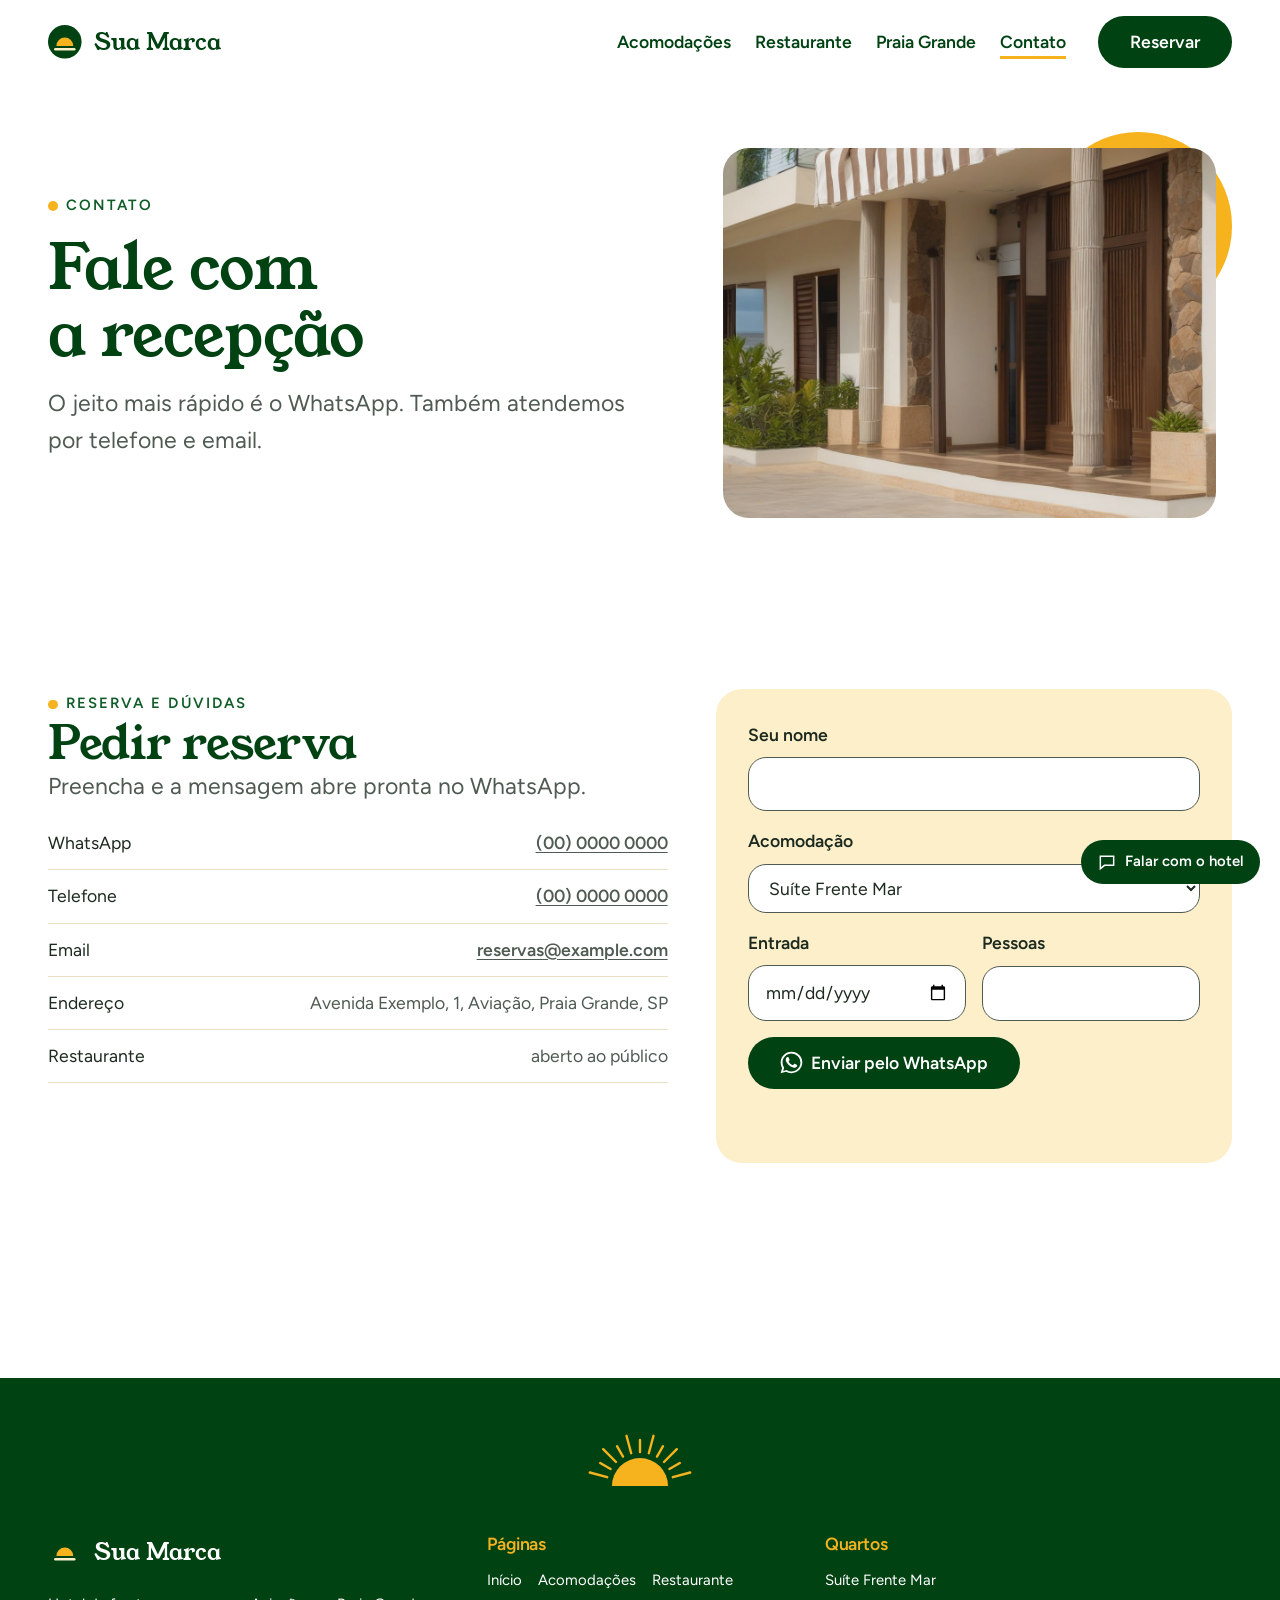
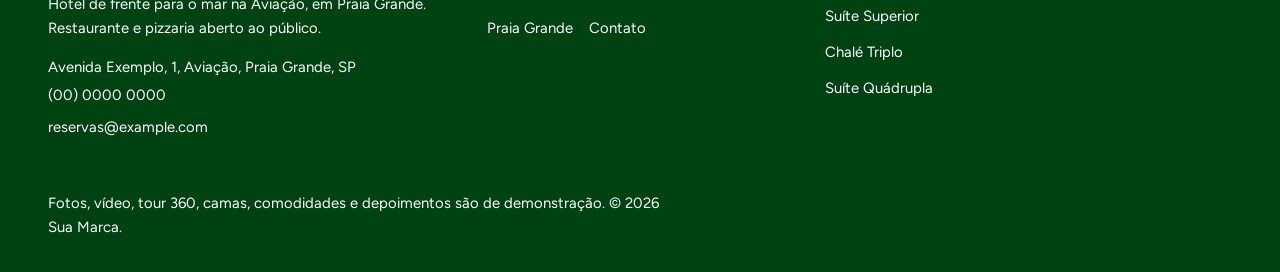
<file: contato.html>
<!doctype html>
<html lang="pt-BR">
<head>
<meta charset="utf-8">
<meta name="viewport" content="width=device-width, initial-scale=1">
<title>Contato e reservas | Sua Marca</title>
<meta name="description" content="Reservas pelo WhatsApp, telefone e email do hotel de frente para o mar na Aviação, em Praia Grande.">
<link rel="canonical" href="https://lugusofficial.github.io/hotel-frente-mar-praia-grande/contato.html">
<meta property="og:type" content="website">
<meta property="og:site_name" content="Sua Marca">
<meta property="og:title" content="Contato e reservas | Sua Marca">
<meta property="og:description" content="Reservas pelo WhatsApp, telefone e email do hotel de frente para o mar na Aviação, em Praia Grande.">
<meta property="og:url" content="https://lugusofficial.github.io/hotel-frente-mar-praia-grande/contato.html">
<meta property="og:image" content="assets/frente-mar-2.jpg">
<meta name="twitter:card" content="summary_large_image">
<meta name="theme-color" content="#014213">
<link rel="icon" href="assets/favicon.svg" type="image/svg+xml">
<link rel="preconnect" href="https://fonts.googleapis.com">
<link rel="preconnect" href="https://fonts.gstatic.com" crossorigin>
<link rel="stylesheet" href="https://fonts.googleapis.com/css2?family=Young+Serif&family=Figtree:wght@400;600&display=swap">
<link rel="stylesheet" href="css/tokens.css?v=3a400d22">
<link rel="stylesheet" href="css/base.css?v=050fb767">
<link rel="stylesheet" href="css/site.css?v=3a13e930">
<script type="application/ld+json">{"@context": "https://schema.org", "@type": "Hotel", "name": "Sua Marca", "description": "Hotel de frente para o mar no bairro Aviação, em Praia Grande, com restaurante e pizzaria aberto ao público.", "url": "https://lugusofficial.github.io/hotel-frente-mar-praia-grande/", "telephone": "+0000000000", "email": "reservas@example.com", "address": {"@type": "PostalAddress", "streetAddress": "Avenida Exemplo, 1", "addressLocality": "Praia Grande", "addressRegion": "SP", "addressCountry": "BR"}, "amenityFeature": [{"@type": "LocationFeatureSpecification", "name": "Restaurante", "value": true}, {"@type": "LocationFeatureSpecification", "name": "Wifi grátis", "value": true}, {"@type": "LocationFeatureSpecification", "name": "Ar condicionado", "value": true}]}</script>
<script src="js/main.js?v=dd145b68" defer></script>
<script src="js/atendente.js?v=088902ae" defer></script>
</head>
<body>
<a class="skip-link" href="#main">Pular para o conteúdo</a>
<header class="site-header">
  <div class="container site-header__inner">
    <a class="brand" href="index.html" aria-label="Sua Marca, página inicial"><svg class="brand__marca" viewBox="0 0 32 32" aria-hidden="true" focusable="false"><circle cx="16" cy="16" r="16" fill="#014213"/><path d="M8 20a8 8 0 0 1 16 0z" fill="#f6b31e"/><path d="M7 23h18" stroke="#fcefca" stroke-width="2.4" stroke-linecap="round"/></svg><span>Sua Marca</span></a>
    <button class="nav-toggle" type="button" aria-expanded="false" aria-controls="site-nav">
      <svg class="icon icon--menu" viewBox="0 0 24 24" aria-hidden="true" focusable="false"><path d="M4 7h16M4 12h16M4 17h16"/></svg>
      <svg class="icon icon--close" viewBox="0 0 24 24" aria-hidden="true" focusable="false" hidden><path d="M6 6l12 12M18 6L6 18"/></svg>
      <span class="visually-hidden">Menu</span>
    </button>
    <nav class="site-nav" id="site-nav" aria-label="Principal" data-open="false">
      <ul><li><a href="acomodacoes.html">Acomodações</a></li><li><a href="restaurante.html">Restaurante</a></li><li><a href="praia-grande.html">Praia Grande</a></li><li><a href="contato.html" aria-current="page">Contato</a></li></ul>
      <a class="btn btn--primary" href="index.html#reservar">Reservar</a>
    </nav>
  </div>
</header>
<main id="main">
  <section class="topo hero">
    <div class="container topo__grade">
      <div class="stack">
        <p class="kicker">Contato</p>
        <h1>Fale com a recepção</h1>
        <p class="lead">O jeito mais rápido é o WhatsApp. Também atendemos por telefone e email.</p>
        
      </div>
      <div class="topo__foto"><img src="assets/fachada.jpg" alt="Entrada do hotel com colunas claras, portas de madeira, parede de pedra e plantas na frente" width="1216" height="832" decoding="async"></div>
    </div>
  </section>

  <section class="section" aria-labelledby="pedido-titulo">
    <div class="container contato">
      <div>
        <p class="kicker">Reserva e dúvidas</p>
        <h2 id="pedido-titulo">Pedir reserva</h2>
        <p class="lead">Preencha e a mensagem abre pronta no WhatsApp.</p>
        <ul class="distancias">
          <li><span>WhatsApp</span><a href="https://wa.me/0000000000?text=Ol%C3%A1%21%20Vim%20pelo%20site.">(00) 0000 0000</a></li>
          <li><span>Telefone</span><a href="tel:+0000000000">(00) 0000 0000</a></li>
          <li><span>Email</span><a href="mailto:reservas@example.com">reservas@example.com</a></li>
          <li><span>Endereço</span><span>Avenida Exemplo, 1, Aviação, Praia Grande, SP</span></li>
          <li><span>Restaurante</span><span>aberto ao público</span></li>
        </ul>
      </div>
      <form class="form" action="https://wa.me/0000000000" method="get" data-orcamento data-msg="Olá! Quero fazer uma reserva." novalidate>
        <div class="field"><label for="f-nome">Seu nome</label><input id="f-nome" name="nome" autocomplete="name" required></div>
        <div class="field"><label for="f-quarto">Acomodação</label><select id="f-quarto" name="quarto"><option>Suíte Frente Mar</option><option>Suíte Superior</option><option>Chalé Triplo</option><option>Suíte Quádrupla</option><option>Suíte Lateral Mar</option><option>Chalé Térreo</option><option>Chalé Quádruplo Térreo</option></select></div>
        <div class="grid grid--2">
          <div class="field"><label for="f-entrada">Entrada</label><input id="f-entrada" name="entrada" type="date"></div>
          <div class="field"><label for="f-hosp">Pessoas</label><input id="f-hosp" name="hospedes" type="number" min="1" max="4" inputmode="numeric"></div>
        </div>
        <button class="btn btn--primary" type="submit"><svg class="icon icon--wa" viewBox="0 0 24 24" aria-hidden="true" focusable="false"><path d="M17.47 14.38c-.3-.15-1.76-.87-2.03-.97-.27-.1-.47-.15-.67.15-.2.3-.77.97-.94 1.17-.17.2-.35.22-.65.07-.3-.15-1.26-.46-2.4-1.48-.89-.79-1.49-1.77-1.66-2.07-.17-.3-.02-.46.13-.61.13-.13.3-.35.45-.52.15-.17.2-.3.3-.5.1-.2.05-.37-.02-.52-.07-.15-.67-1.62-.92-2.22-.24-.58-.49-.5-.67-.51h-.57c-.2 0-.52.07-.8.37-.27.3-1.04 1.02-1.04 2.48s1.07 2.88 1.21 3.08c.15.2 2.1 3.2 5.08 4.49.71.31 1.26.49 1.69.63.71.23 1.36.2 1.87.12.57-.09 1.76-.72 2.01-1.41.25-.7.25-1.29.17-1.41-.07-.13-.27-.2-.57-.35zM12.05 21.5h-.01a9.4 9.4 0 0 1-4.79-1.31l-.34-.2-3.56.93.95-3.47-.22-.36a9.38 9.38 0 0 1-1.44-5.01c0-5.19 4.23-9.41 9.42-9.41a9.36 9.36 0 0 1 6.66 2.76 9.35 9.35 0 0 1 2.75 6.66c0 5.19-4.23 9.41-9.42 9.41zm8.02-17.43A11.27 11.27 0 0 0 12.05.75C5.8.75.72 5.83.72 12.08c0 2 .52 3.95 1.52 5.66L.62 23.25l5.65-1.48a11.3 11.3 0 0 0 5.78 1.48h.01c6.25 0 11.33-5.08 11.33-11.33 0-3.03-1.18-5.87-3.32-8.01z"/></svg>Enviar pelo WhatsApp</button>
        <p class="form-status" role="status"></p>
      </form>
    </div>
  </section>
</main>

<div class="atendente" data-atendente data-whatsapp="https://wa.me/0000000000" hidden>
  <button class="atendente__abrir" type="button" data-atendente-abrir aria-expanded="false" aria-controls="atendente-painel">
    <svg class="atendente__icone" viewBox="0 0 24 24" aria-hidden="true" focusable="false"><path d="M4 5h16v11H9l-5 4z"/></svg>
    <span>Falar com o hotel</span>
  </button>
  <div class="atendente__painel" id="atendente-painel" role="dialog" aria-labelledby="atendente-titulo" data-atendente-painel hidden>
    <div class="atendente__topo">
      <p class="atendente__titulo" id="atendente-titulo">Atendente de demonstração</p>
      <button class="atendente__fechar" type="button" data-atendente-fechar>
        <svg class="icon" viewBox="0 0 24 24" aria-hidden="true" focusable="false"><path d="M6 6l12 12M18 6L6 18"/></svg>
        <span class="visually-hidden">Fechar a conversa</span>
      </button>
    </div>
    <ol class="atendente__mensagens" data-atendente-mensagens aria-live="polite"></ol>
    <ul class="atendente__chips" data-atendente-chips></ul>
    <form class="atendente__form" data-atendente-form>
      <label class="visually-hidden" for="atendente-texto">Sua mensagem</label>
      <input id="atendente-texto" type="text" autocomplete="off" maxlength="200" placeholder="Pergunte sobre quartos, vista ou o restaurante">
      <button class="atendente__enviar" type="submit">Enviar</button>
    </form>
    <p class="atendente__aviso">Respostas automáticas de demonstração. Para reservar, a conversa segue no WhatsApp.</p>
  </div>
</div>
<footer class="site-footer">
  <div class="sol-divisor" aria-hidden="true"></div>
  <div class="container">
    <div class="rodape">
      <div class="stack">
        <a class="brand" href="index.html" aria-label="Sua Marca, página inicial"><svg class="brand__marca" viewBox="0 0 32 32" aria-hidden="true" focusable="false"><circle cx="16" cy="16" r="16" fill="#014213"/><path d="M8 20a8 8 0 0 1 16 0z" fill="#f6b31e"/><path d="M7 23h18" stroke="#fcefca" stroke-width="2.4" stroke-linecap="round"/></svg><span>Sua Marca</span></a>
        <p>Hotel de frente para o mar na Aviação, em Praia Grande. Restaurante e pizzaria aberto ao público.</p>
        <p>Avenida Exemplo, 1, Aviação, Praia Grande, SP<br><a href="tel:+0000000000">(00) 0000 0000</a><br><a href="mailto:reservas@example.com">reservas@example.com</a></p>
      </div>
      <nav aria-label="Rodapé">
        <h2>Páginas</h2>
        <ul><li><a href="index.html">Início</a></li><li><a href="acomodacoes.html">Acomodações</a></li><li><a href="restaurante.html">Restaurante</a></li><li><a href="praia-grande.html">Praia Grande</a></li><li><a href="contato.html">Contato</a></li></ul>
      </nav>
      <div>
        <h2>Quartos</h2>
        <ul><li><a href="suite-frente-mar.html">Suíte Frente Mar</a></li><li><a href="suite-superior.html">Suíte Superior</a></li><li><a href="chale-triplo.html">Chalé Triplo</a></li><li><a href="suite-quadrupla.html">Suíte Quádrupla</a></li></ul>
      </div>
    </div>
    <p class="rodape__fim">Fotos, vídeo, tour 360, camas, comodidades e depoimentos são de demonstração. © <span data-year>2026</span> Sua Marca.</p>
  </div>
</footer>
</body>
</html>
</file>
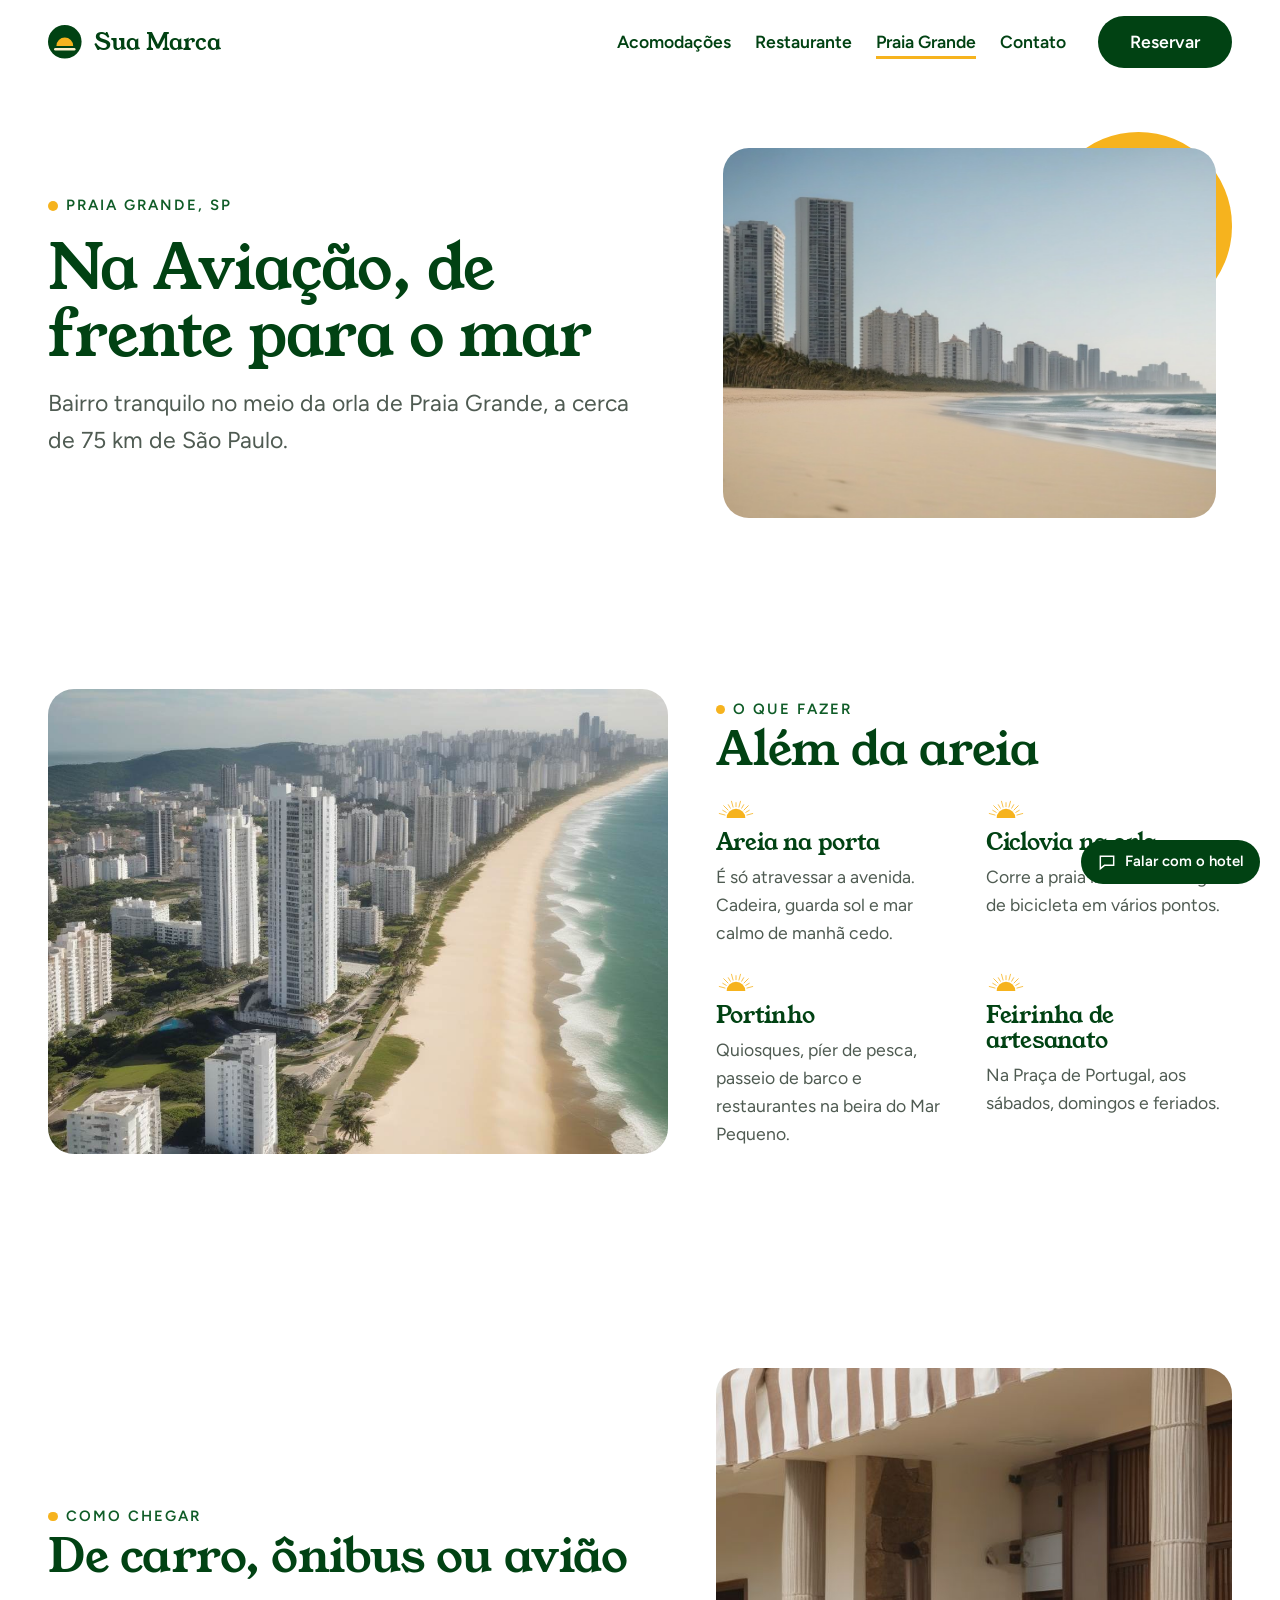
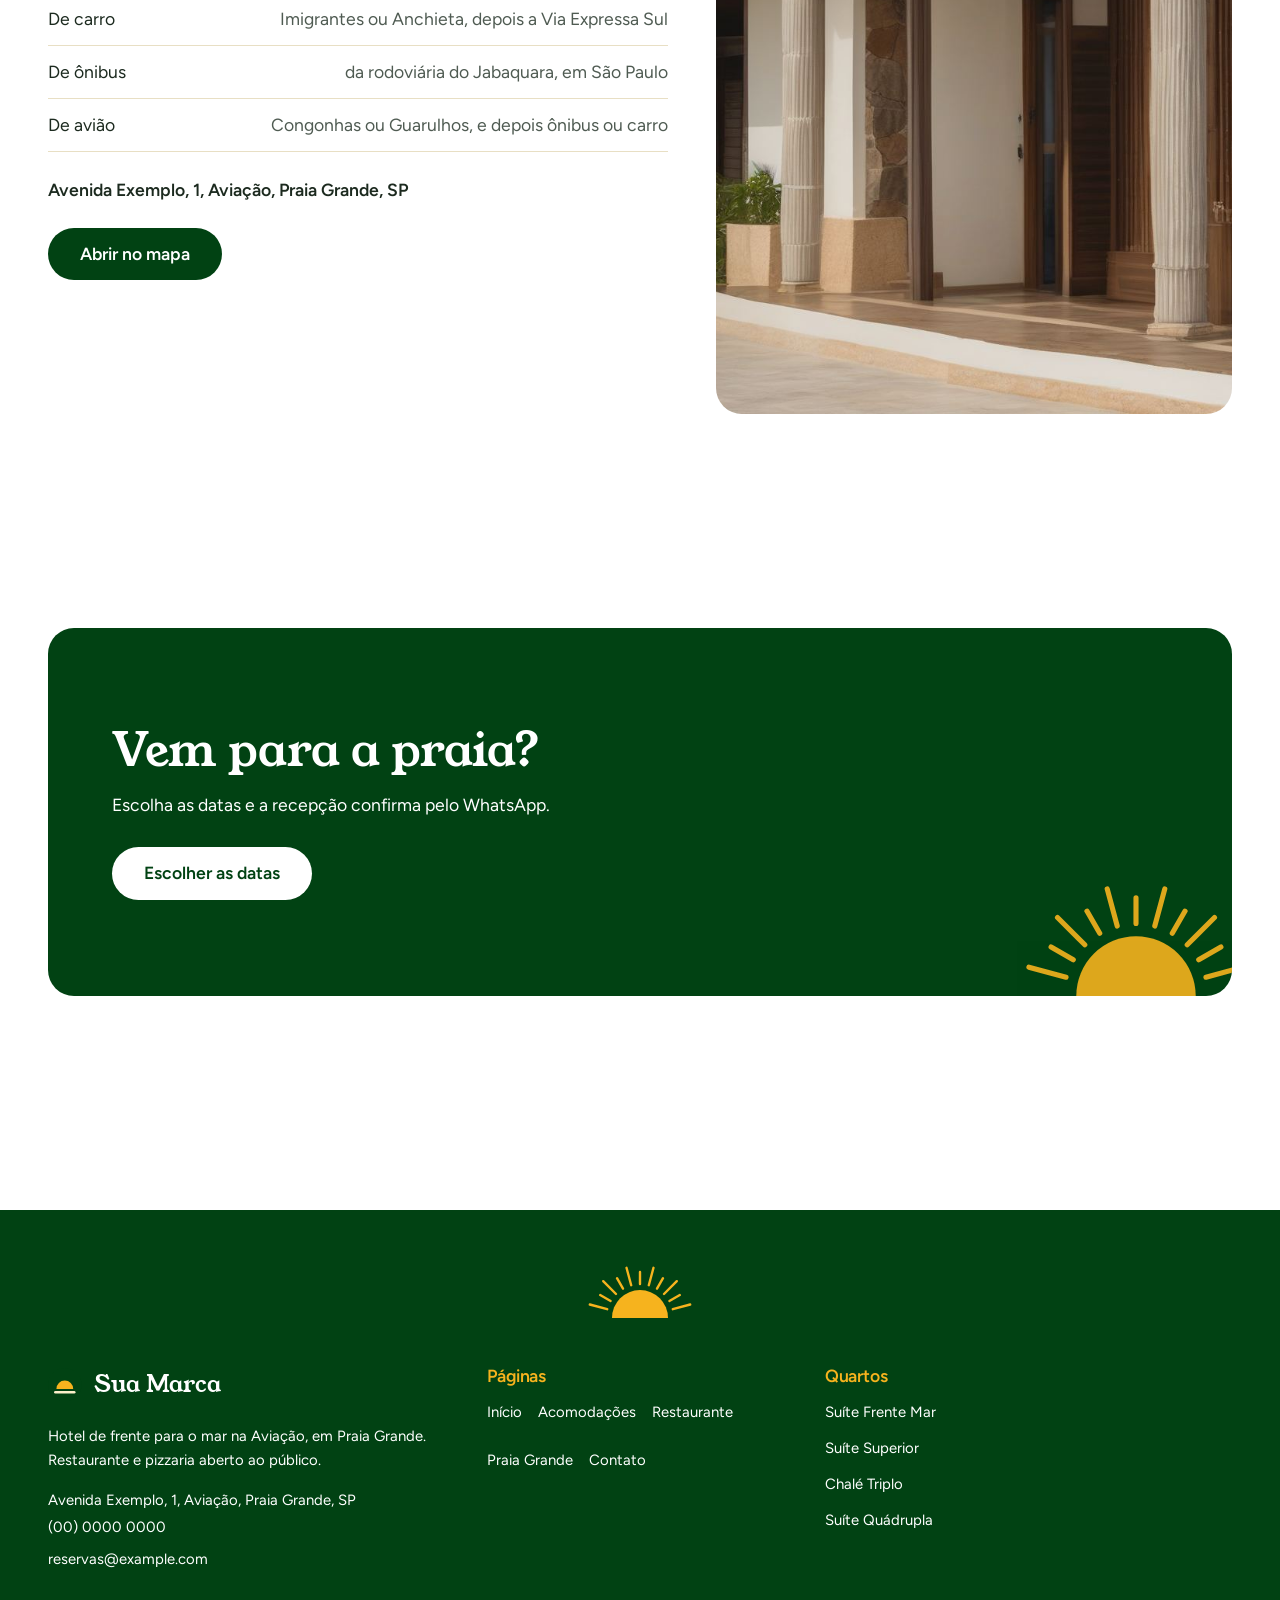
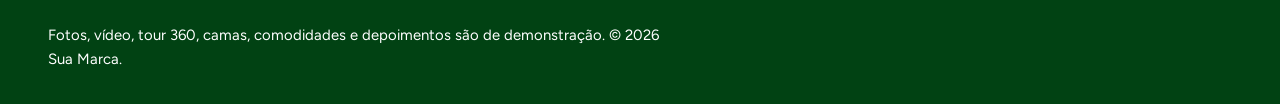
<file: praia-grande.html>
<!doctype html>
<html lang="pt-BR">
<head>
<meta charset="utf-8">
<meta name="viewport" content="width=device-width, initial-scale=1">
<title>Praia Grande e a Aviação: o que fazer e como chegar | Sua Marca</title>
<meta name="description" content="Hotel de frente para o mar na Aviação, em Praia Grande: ciclovia na orla, Portinho, feirinha de artesanato e como chegar de carro, ônibus ou avião.">
<link rel="canonical" href="https://lugusofficial.github.io/hotel-frente-mar-praia-grande/praia-grande.html">
<meta property="og:type" content="website">
<meta property="og:site_name" content="Sua Marca">
<meta property="og:title" content="Praia Grande e a Aviação: o que fazer e como chegar | Sua Marca">
<meta property="og:description" content="Hotel de frente para o mar na Aviação, em Praia Grande: ciclovia na orla, Portinho, feirinha de artesanato e como chegar de carro, ônibus ou avião.">
<meta property="og:url" content="https://lugusofficial.github.io/hotel-frente-mar-praia-grande/praia-grande.html">
<meta property="og:image" content="assets/frente-mar-2.jpg">
<meta name="twitter:card" content="summary_large_image">
<meta name="theme-color" content="#014213">
<link rel="icon" href="assets/favicon.svg" type="image/svg+xml">
<link rel="preconnect" href="https://fonts.googleapis.com">
<link rel="preconnect" href="https://fonts.gstatic.com" crossorigin>
<link rel="stylesheet" href="https://fonts.googleapis.com/css2?family=Young+Serif&family=Figtree:wght@400;600&display=swap">
<link rel="stylesheet" href="css/tokens.css?v=3a400d22">
<link rel="stylesheet" href="css/base.css?v=050fb767">
<link rel="stylesheet" href="css/site.css?v=3a13e930">
<script type="application/ld+json">{"@context": "https://schema.org", "@type": "Hotel", "name": "Sua Marca", "description": "Hotel de frente para o mar no bairro Aviação, em Praia Grande, com restaurante e pizzaria aberto ao público.", "url": "https://lugusofficial.github.io/hotel-frente-mar-praia-grande/", "telephone": "+0000000000", "email": "reservas@example.com", "address": {"@type": "PostalAddress", "streetAddress": "Avenida Exemplo, 1", "addressLocality": "Praia Grande", "addressRegion": "SP", "addressCountry": "BR"}, "amenityFeature": [{"@type": "LocationFeatureSpecification", "name": "Restaurante", "value": true}, {"@type": "LocationFeatureSpecification", "name": "Wifi grátis", "value": true}, {"@type": "LocationFeatureSpecification", "name": "Ar condicionado", "value": true}]}</script>
<script src="js/main.js?v=dd145b68" defer></script>
<script src="js/atendente.js?v=088902ae" defer></script>
</head>
<body>
<a class="skip-link" href="#main">Pular para o conteúdo</a>
<header class="site-header">
  <div class="container site-header__inner">
    <a class="brand" href="index.html" aria-label="Sua Marca, página inicial"><svg class="brand__marca" viewBox="0 0 32 32" aria-hidden="true" focusable="false"><circle cx="16" cy="16" r="16" fill="#014213"/><path d="M8 20a8 8 0 0 1 16 0z" fill="#f6b31e"/><path d="M7 23h18" stroke="#fcefca" stroke-width="2.4" stroke-linecap="round"/></svg><span>Sua Marca</span></a>
    <button class="nav-toggle" type="button" aria-expanded="false" aria-controls="site-nav">
      <svg class="icon icon--menu" viewBox="0 0 24 24" aria-hidden="true" focusable="false"><path d="M4 7h16M4 12h16M4 17h16"/></svg>
      <svg class="icon icon--close" viewBox="0 0 24 24" aria-hidden="true" focusable="false" hidden><path d="M6 6l12 12M18 6L6 18"/></svg>
      <span class="visually-hidden">Menu</span>
    </button>
    <nav class="site-nav" id="site-nav" aria-label="Principal" data-open="false">
      <ul><li><a href="acomodacoes.html">Acomodações</a></li><li><a href="restaurante.html">Restaurante</a></li><li><a href="praia-grande.html" aria-current="page">Praia Grande</a></li><li><a href="contato.html">Contato</a></li></ul>
      <a class="btn btn--primary" href="index.html#reservar">Reservar</a>
    </nav>
  </div>
</header>
<main id="main">
  <section class="topo hero">
    <div class="container topo__grade">
      <div class="stack">
        <p class="kicker">Praia Grande, SP</p>
        <h1>Na Aviação, de frente para o mar</h1>
        <p class="lead">Bairro tranquilo no meio da orla de Praia Grande, a cerca de 75 km de São Paulo.</p>
        
      </div>
      <div class="topo__foto"><img src="assets/praia.jpg" alt="Praia larga de areia clara com ondas baixas e os prédios da orla ao fundo" width="1216" height="832" decoding="async"></div>
    </div>
  </section>

  <section class="section" aria-labelledby="fazer-titulo">
    <div class="container local">
      <img src="assets/vista-aerea.jpg" alt="A orla de Praia Grande vista do alto, com prédios brancos, a faixa de areia e o mar verde" width="1216" height="832" loading="lazy" decoding="async">
      <div>
        <p class="kicker">O que fazer</p>
        <h2 id="fazer-titulo">Além da areia</h2>
        <ul class="fazer"><li><h3>Areia na porta</h3><p>É só atravessar a avenida. Cadeira, guarda sol e mar calmo de manhã cedo.</p></li><li><h3>Ciclovia na orla</h3><p>Corre a praia inteira. Há aluguel de bicicleta em vários pontos.</p></li><li><h3>Portinho</h3><p>Quiosques, píer de pesca, passeio de barco e restaurantes na beira do Mar Pequeno.</p></li><li><h3>Feirinha de artesanato</h3><p>Na Praça de Portugal, aos sábados, domingos e feriados.</p></li></ul>
      </div>
    </div>
  </section>

  <section class="section" aria-labelledby="chegar-titulo">
    <div class="container chegar">
      <div>
        <p class="kicker">Como chegar</p>
        <h2 id="chegar-titulo">De carro, ônibus ou avião</h2>
        <ul class="distancias">
          <li><span>De carro</span><span>Imigrantes ou Anchieta, depois a Via Expressa Sul</span></li>
          <li><span>De ônibus</span><span>da rodoviária do Jabaquara, em São Paulo</span></li>
          <li><span>De avião</span><span>Congonhas ou Guarulhos, e depois ônibus ou carro</span></li>
        </ul>
        <p class="endereco">Avenida Exemplo, 1, Aviação, Praia Grande, SP</p>
        <a class="btn btn--primary" href="https://www.google.com/maps/search/?api=1&amp;query=Avia%C3%A7%C3%A3o%2C%20Praia%20Grande%2C%20SP">Abrir no mapa</a>
      </div>
      <img src="assets/fachada.jpg" alt="Entrada do hotel com colunas claras, portas de madeira, parede de pedra e plantas na frente" width="1216" height="832" loading="lazy" decoding="async">
    </div>
  </section>

  <section class="section chamada">
    <div class="container">
      <div class="chamada__bloco">
        <h2>Vem para a praia?</h2>
        <p>Escolha as datas e a recepção confirma pelo WhatsApp.</p>
        <a class="btn btn--claro" href="index.html#reservar">Escolher as datas</a>
      </div>
    </div>
  </section>
</main>

<div class="atendente" data-atendente data-whatsapp="https://wa.me/0000000000" hidden>
  <button class="atendente__abrir" type="button" data-atendente-abrir aria-expanded="false" aria-controls="atendente-painel">
    <svg class="atendente__icone" viewBox="0 0 24 24" aria-hidden="true" focusable="false"><path d="M4 5h16v11H9l-5 4z"/></svg>
    <span>Falar com o hotel</span>
  </button>
  <div class="atendente__painel" id="atendente-painel" role="dialog" aria-labelledby="atendente-titulo" data-atendente-painel hidden>
    <div class="atendente__topo">
      <p class="atendente__titulo" id="atendente-titulo">Atendente de demonstração</p>
      <button class="atendente__fechar" type="button" data-atendente-fechar>
        <svg class="icon" viewBox="0 0 24 24" aria-hidden="true" focusable="false"><path d="M6 6l12 12M18 6L6 18"/></svg>
        <span class="visually-hidden">Fechar a conversa</span>
      </button>
    </div>
    <ol class="atendente__mensagens" data-atendente-mensagens aria-live="polite"></ol>
    <ul class="atendente__chips" data-atendente-chips></ul>
    <form class="atendente__form" data-atendente-form>
      <label class="visually-hidden" for="atendente-texto">Sua mensagem</label>
      <input id="atendente-texto" type="text" autocomplete="off" maxlength="200" placeholder="Pergunte sobre quartos, vista ou o restaurante">
      <button class="atendente__enviar" type="submit">Enviar</button>
    </form>
    <p class="atendente__aviso">Respostas automáticas de demonstração. Para reservar, a conversa segue no WhatsApp.</p>
  </div>
</div>
<footer class="site-footer">
  <div class="sol-divisor" aria-hidden="true"></div>
  <div class="container">
    <div class="rodape">
      <div class="stack">
        <a class="brand" href="index.html" aria-label="Sua Marca, página inicial"><svg class="brand__marca" viewBox="0 0 32 32" aria-hidden="true" focusable="false"><circle cx="16" cy="16" r="16" fill="#014213"/><path d="M8 20a8 8 0 0 1 16 0z" fill="#f6b31e"/><path d="M7 23h18" stroke="#fcefca" stroke-width="2.4" stroke-linecap="round"/></svg><span>Sua Marca</span></a>
        <p>Hotel de frente para o mar na Aviação, em Praia Grande. Restaurante e pizzaria aberto ao público.</p>
        <p>Avenida Exemplo, 1, Aviação, Praia Grande, SP<br><a href="tel:+0000000000">(00) 0000 0000</a><br><a href="mailto:reservas@example.com">reservas@example.com</a></p>
      </div>
      <nav aria-label="Rodapé">
        <h2>Páginas</h2>
        <ul><li><a href="index.html">Início</a></li><li><a href="acomodacoes.html">Acomodações</a></li><li><a href="restaurante.html">Restaurante</a></li><li><a href="praia-grande.html">Praia Grande</a></li><li><a href="contato.html">Contato</a></li></ul>
      </nav>
      <div>
        <h2>Quartos</h2>
        <ul><li><a href="suite-frente-mar.html">Suíte Frente Mar</a></li><li><a href="suite-superior.html">Suíte Superior</a></li><li><a href="chale-triplo.html">Chalé Triplo</a></li><li><a href="suite-quadrupla.html">Suíte Quádrupla</a></li></ul>
      </div>
    </div>
    <p class="rodape__fim">Fotos, vídeo, tour 360, camas, comodidades e depoimentos são de demonstração. © <span data-year>2026</span> Sua Marca.</p>
  </div>
</footer>
</body>
</html>
</file>
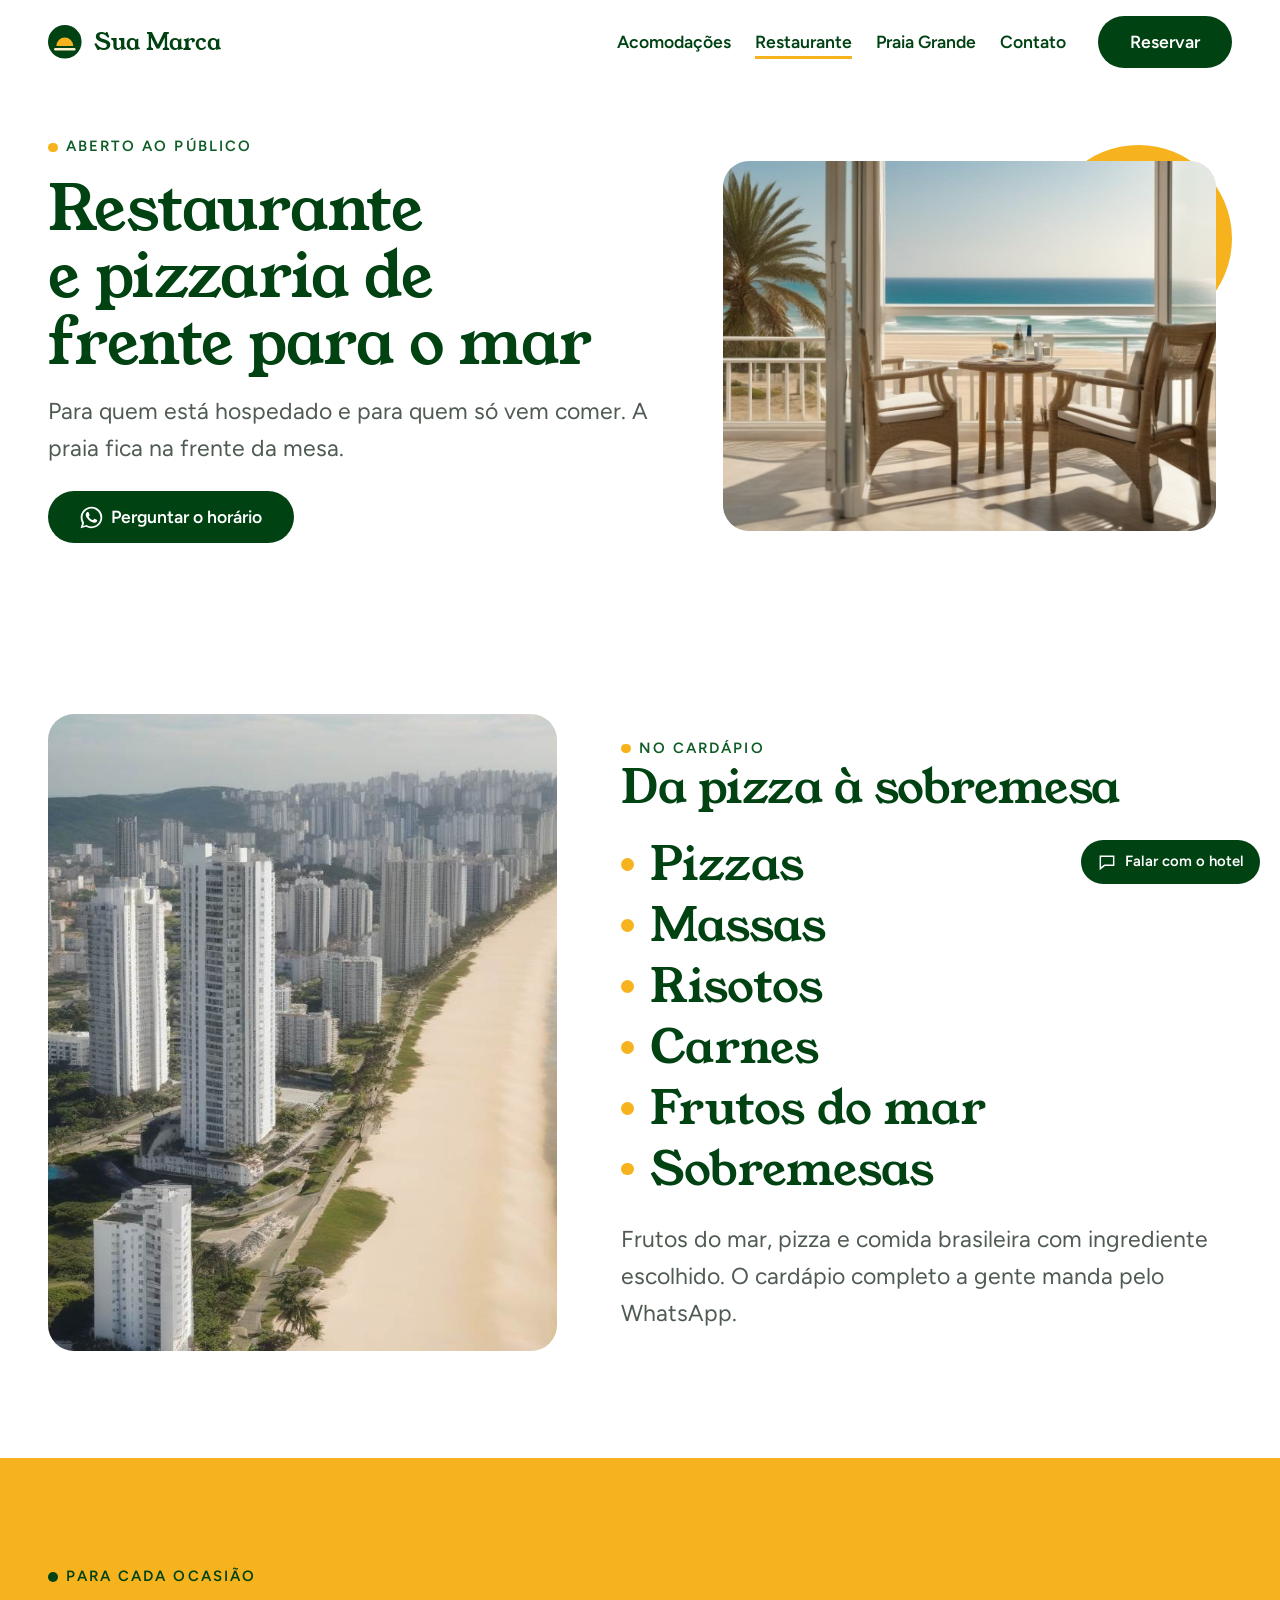
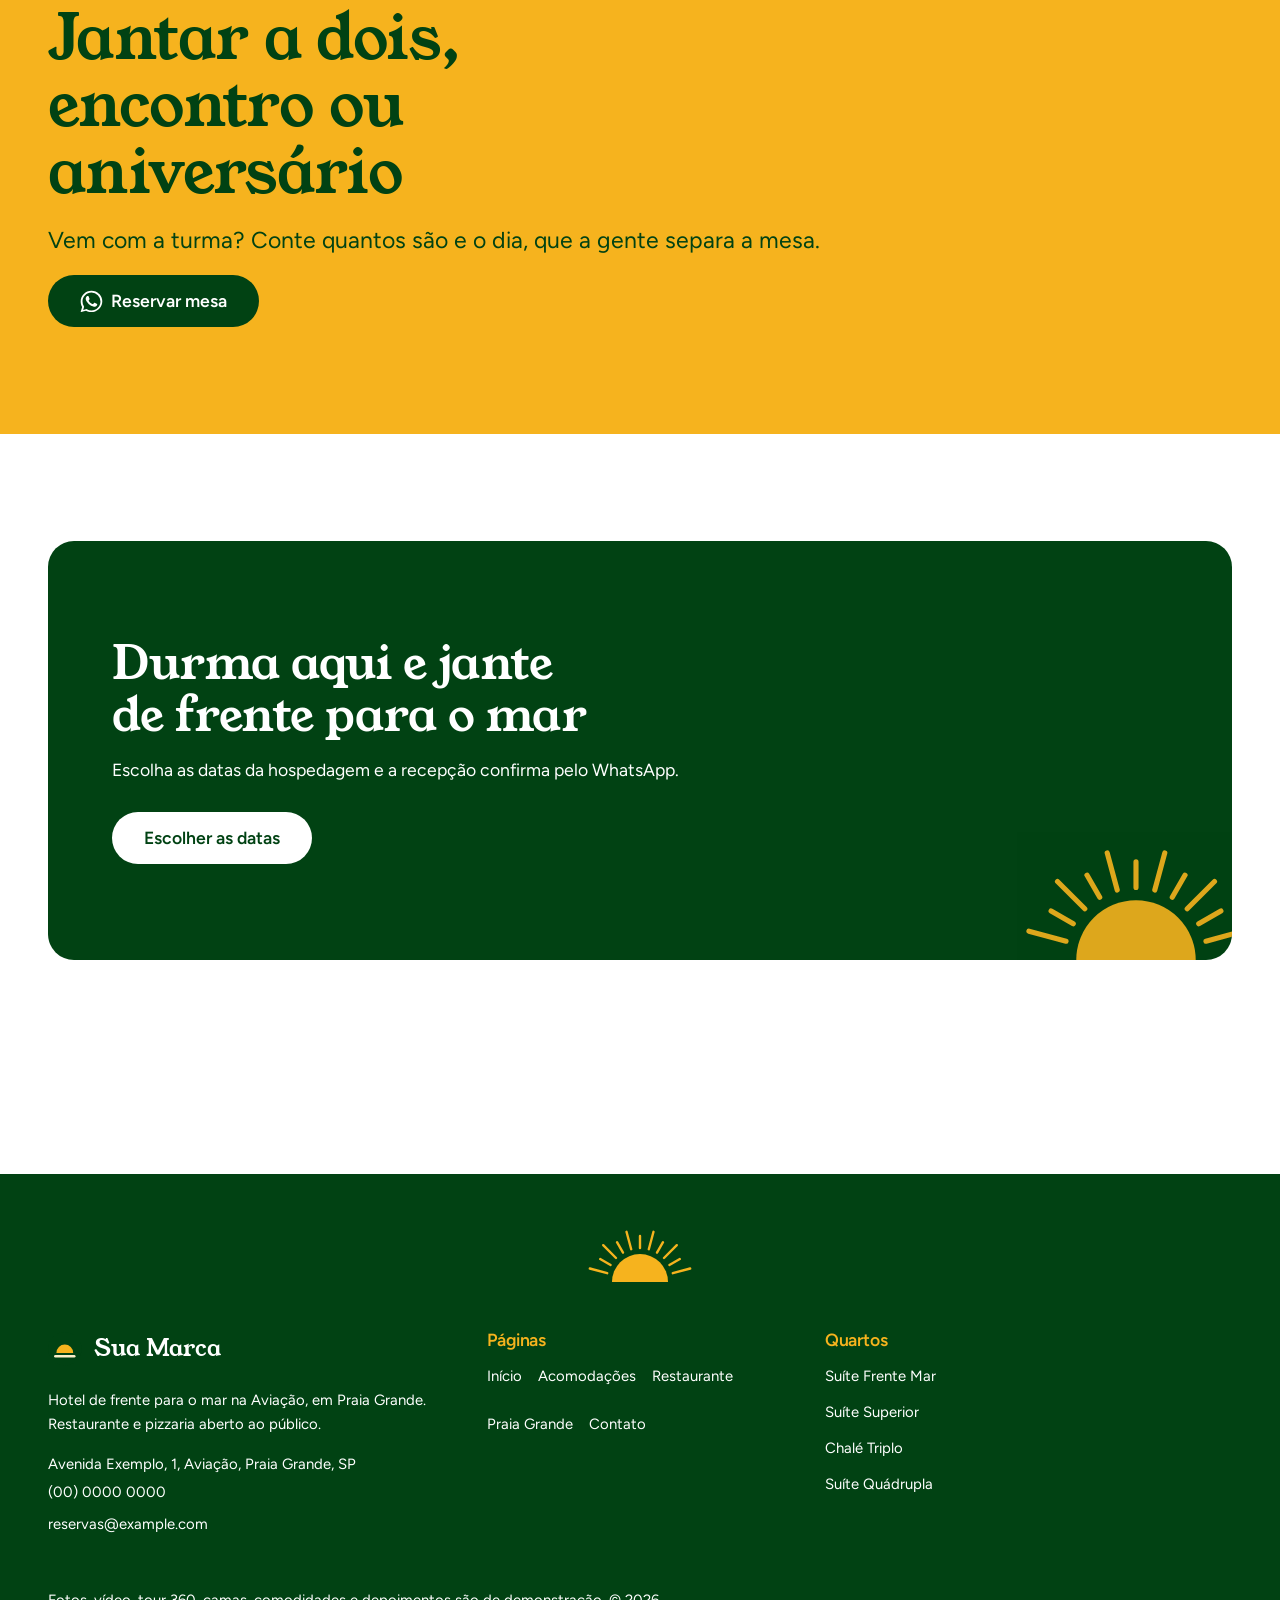
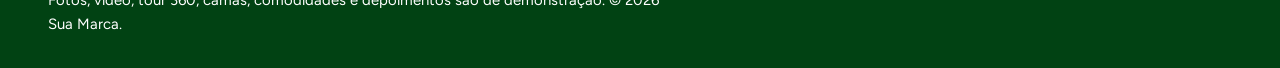
<file: restaurante.html>
<!doctype html>
<html lang="pt-BR">
<head>
<meta charset="utf-8">
<meta name="viewport" content="width=device-width, initial-scale=1">
<title>Restaurante e pizzaria de frente para o mar em Praia Grande | Sua Marca</title>
<meta name="description" content="Restaurante e pizzaria aberto ao público na orla da Aviação, em Praia Grande: pizzas, massas, risotos, carnes, frutos do mar e sobremesas.">
<link rel="canonical" href="https://lugusofficial.github.io/hotel-frente-mar-praia-grande/restaurante.html">
<meta property="og:type" content="website">
<meta property="og:site_name" content="Sua Marca">
<meta property="og:title" content="Restaurante e pizzaria de frente para o mar em Praia Grande | Sua Marca">
<meta property="og:description" content="Restaurante e pizzaria aberto ao público na orla da Aviação, em Praia Grande: pizzas, massas, risotos, carnes, frutos do mar e sobremesas.">
<meta property="og:url" content="https://lugusofficial.github.io/hotel-frente-mar-praia-grande/restaurante.html">
<meta property="og:image" content="assets/frente-mar-2.jpg">
<meta name="twitter:card" content="summary_large_image">
<meta name="theme-color" content="#014213">
<link rel="icon" href="assets/favicon.svg" type="image/svg+xml">
<link rel="preconnect" href="https://fonts.googleapis.com">
<link rel="preconnect" href="https://fonts.gstatic.com" crossorigin>
<link rel="stylesheet" href="https://fonts.googleapis.com/css2?family=Young+Serif&family=Figtree:wght@400;600&display=swap">
<link rel="stylesheet" href="css/tokens.css?v=3a400d22">
<link rel="stylesheet" href="css/base.css?v=050fb767">
<link rel="stylesheet" href="css/site.css?v=3a13e930">
<script type="application/ld+json">{"@context": "https://schema.org", "@type": "Hotel", "name": "Sua Marca", "description": "Hotel de frente para o mar no bairro Aviação, em Praia Grande, com restaurante e pizzaria aberto ao público.", "url": "https://lugusofficial.github.io/hotel-frente-mar-praia-grande/", "telephone": "+0000000000", "email": "reservas@example.com", "address": {"@type": "PostalAddress", "streetAddress": "Avenida Exemplo, 1", "addressLocality": "Praia Grande", "addressRegion": "SP", "addressCountry": "BR"}, "amenityFeature": [{"@type": "LocationFeatureSpecification", "name": "Restaurante", "value": true}, {"@type": "LocationFeatureSpecification", "name": "Wifi grátis", "value": true}, {"@type": "LocationFeatureSpecification", "name": "Ar condicionado", "value": true}]}</script>
<script src="js/main.js?v=dd145b68" defer></script>
<script src="js/atendente.js?v=088902ae" defer></script>
</head>
<body>
<a class="skip-link" href="#main">Pular para o conteúdo</a>
<header class="site-header">
  <div class="container site-header__inner">
    <a class="brand" href="index.html" aria-label="Sua Marca, página inicial"><svg class="brand__marca" viewBox="0 0 32 32" aria-hidden="true" focusable="false"><circle cx="16" cy="16" r="16" fill="#014213"/><path d="M8 20a8 8 0 0 1 16 0z" fill="#f6b31e"/><path d="M7 23h18" stroke="#fcefca" stroke-width="2.4" stroke-linecap="round"/></svg><span>Sua Marca</span></a>
    <button class="nav-toggle" type="button" aria-expanded="false" aria-controls="site-nav">
      <svg class="icon icon--menu" viewBox="0 0 24 24" aria-hidden="true" focusable="false"><path d="M4 7h16M4 12h16M4 17h16"/></svg>
      <svg class="icon icon--close" viewBox="0 0 24 24" aria-hidden="true" focusable="false" hidden><path d="M6 6l12 12M18 6L6 18"/></svg>
      <span class="visually-hidden">Menu</span>
    </button>
    <nav class="site-nav" id="site-nav" aria-label="Principal" data-open="false">
      <ul><li><a href="acomodacoes.html">Acomodações</a></li><li><a href="restaurante.html" aria-current="page">Restaurante</a></li><li><a href="praia-grande.html">Praia Grande</a></li><li><a href="contato.html">Contato</a></li></ul>
      <a class="btn btn--primary" href="index.html#reservar">Reservar</a>
    </nav>
  </div>
</header>
<main id="main">
  <section class="topo hero">
    <div class="container topo__grade">
      <div class="stack">
        <p class="kicker">Aberto ao público</p>
        <h1>Restaurante e pizzaria de frente para o mar</h1>
        <p class="lead">Para quem está hospedado e para quem só vem comer. A praia fica na frente da mesa.</p>
        <div class="cluster"><a class="btn btn--primary" href="https://wa.me/0000000000?text=Ol%C3%A1%21%20Qual%20o%20hor%C3%A1rio%20do%20restaurante%20hoje%3F"><svg class="icon icon--wa" viewBox="0 0 24 24" aria-hidden="true" focusable="false"><path d="M17.47 14.38c-.3-.15-1.76-.87-2.03-.97-.27-.1-.47-.15-.67.15-.2.3-.77.97-.94 1.17-.17.2-.35.22-.65.07-.3-.15-1.26-.46-2.4-1.48-.89-.79-1.49-1.77-1.66-2.07-.17-.3-.02-.46.13-.61.13-.13.3-.35.45-.52.15-.17.2-.3.3-.5.1-.2.05-.37-.02-.52-.07-.15-.67-1.62-.92-2.22-.24-.58-.49-.5-.67-.51h-.57c-.2 0-.52.07-.8.37-.27.3-1.04 1.02-1.04 2.48s1.07 2.88 1.21 3.08c.15.2 2.1 3.2 5.08 4.49.71.31 1.26.49 1.69.63.71.23 1.36.2 1.87.12.57-.09 1.76-.72 2.01-1.41.25-.7.25-1.29.17-1.41-.07-.13-.27-.2-.57-.35zM12.05 21.5h-.01a9.4 9.4 0 0 1-4.79-1.31l-.34-.2-3.56.93.95-3.47-.22-.36a9.38 9.38 0 0 1-1.44-5.01c0-5.19 4.23-9.41 9.42-9.41a9.36 9.36 0 0 1 6.66 2.76 9.35 9.35 0 0 1 2.75 6.66c0 5.19-4.23 9.41-9.42 9.41zm8.02-17.43A11.27 11.27 0 0 0 12.05.75C5.8.75.72 5.83.72 12.08c0 2 .52 3.95 1.52 5.66L.62 23.25l5.65-1.48a11.3 11.3 0 0 0 5.78 1.48h.01c6.25 0 11.33-5.08 11.33-11.33 0-3.03-1.18-5.87-3.32-8.01z"/></svg>Perguntar o horário</a></div>
      </div>
      <div class="topo__foto"><img src="assets/frente-mar-2.jpg" alt="Mesa redonda e duas cadeiras de madeira numa varanda, com o mar logo depois da areia" width="1216" height="832" decoding="async"></div>
    </div>
  </section>

  <section class="section" aria-labelledby="mesa-titulo">
    <div class="container mesa">
      <img src="assets/vista-aerea.jpg" alt="A orla de Praia Grande vista do alto, com prédios brancos, a faixa de areia e o mar verde" width="1216" height="832" loading="lazy" decoding="async">
      <div>
        <p class="kicker">No cardápio</p>
        <h2 id="mesa-titulo">Da pizza à sobremesa</h2>
        <ul class="mesa__lista"><li>Pizzas</li><li>Massas</li><li>Risotos</li><li>Carnes</li><li>Frutos do mar</li><li>Sobremesas</li></ul>
        <p class="lead">Frutos do mar, pizza e comida brasileira com ingrediente escolhido. O cardápio completo a gente manda pelo WhatsApp.</p>
      </div>
    </div>
  </section>

  <section class="section faixa-sol" aria-labelledby="ocasiao-titulo">
    <div class="container publico">
      <p class="kicker">Para cada ocasião</p>
      <h2 id="ocasiao-titulo">Jantar a dois, encontro ou aniversário</h2>
      <p class="lead">Vem com a turma? Conte quantos são e o dia, que a gente separa a mesa.</p>
      <a class="btn btn--primary" href="https://wa.me/0000000000?text=Ol%C3%A1%21%20Quero%20reservar%20uma%20mesa%20no%20restaurante."><svg class="icon icon--wa" viewBox="0 0 24 24" aria-hidden="true" focusable="false"><path d="M17.47 14.38c-.3-.15-1.76-.87-2.03-.97-.27-.1-.47-.15-.67.15-.2.3-.77.97-.94 1.17-.17.2-.35.22-.65.07-.3-.15-1.26-.46-2.4-1.48-.89-.79-1.49-1.77-1.66-2.07-.17-.3-.02-.46.13-.61.13-.13.3-.35.45-.52.15-.17.2-.3.3-.5.1-.2.05-.37-.02-.52-.07-.15-.67-1.62-.92-2.22-.24-.58-.49-.5-.67-.51h-.57c-.2 0-.52.07-.8.37-.27.3-1.04 1.02-1.04 2.48s1.07 2.88 1.21 3.08c.15.2 2.1 3.2 5.08 4.49.71.31 1.26.49 1.69.63.71.23 1.36.2 1.87.12.57-.09 1.76-.72 2.01-1.41.25-.7.25-1.29.17-1.41-.07-.13-.27-.2-.57-.35zM12.05 21.5h-.01a9.4 9.4 0 0 1-4.79-1.31l-.34-.2-3.56.93.95-3.47-.22-.36a9.38 9.38 0 0 1-1.44-5.01c0-5.19 4.23-9.41 9.42-9.41a9.36 9.36 0 0 1 6.66 2.76 9.35 9.35 0 0 1 2.75 6.66c0 5.19-4.23 9.41-9.42 9.41zm8.02-17.43A11.27 11.27 0 0 0 12.05.75C5.8.75.72 5.83.72 12.08c0 2 .52 3.95 1.52 5.66L.62 23.25l5.65-1.48a11.3 11.3 0 0 0 5.78 1.48h.01c6.25 0 11.33-5.08 11.33-11.33 0-3.03-1.18-5.87-3.32-8.01z"/></svg>Reservar mesa</a>
    </div>
  </section>

  <section class="section chamada">
    <div class="container">
      <div class="chamada__bloco">
        <h2>Durma aqui e jante de frente para o mar</h2>
        <p>Escolha as datas da hospedagem e a recepção confirma pelo WhatsApp.</p>
        <a class="btn btn--claro" href="index.html#reservar">Escolher as datas</a>
      </div>
    </div>
  </section>
</main>

<div class="atendente" data-atendente data-whatsapp="https://wa.me/0000000000" hidden>
  <button class="atendente__abrir" type="button" data-atendente-abrir aria-expanded="false" aria-controls="atendente-painel">
    <svg class="atendente__icone" viewBox="0 0 24 24" aria-hidden="true" focusable="false"><path d="M4 5h16v11H9l-5 4z"/></svg>
    <span>Falar com o hotel</span>
  </button>
  <div class="atendente__painel" id="atendente-painel" role="dialog" aria-labelledby="atendente-titulo" data-atendente-painel hidden>
    <div class="atendente__topo">
      <p class="atendente__titulo" id="atendente-titulo">Atendente de demonstração</p>
      <button class="atendente__fechar" type="button" data-atendente-fechar>
        <svg class="icon" viewBox="0 0 24 24" aria-hidden="true" focusable="false"><path d="M6 6l12 12M18 6L6 18"/></svg>
        <span class="visually-hidden">Fechar a conversa</span>
      </button>
    </div>
    <ol class="atendente__mensagens" data-atendente-mensagens aria-live="polite"></ol>
    <ul class="atendente__chips" data-atendente-chips></ul>
    <form class="atendente__form" data-atendente-form>
      <label class="visually-hidden" for="atendente-texto">Sua mensagem</label>
      <input id="atendente-texto" type="text" autocomplete="off" maxlength="200" placeholder="Pergunte sobre quartos, vista ou o restaurante">
      <button class="atendente__enviar" type="submit">Enviar</button>
    </form>
    <p class="atendente__aviso">Respostas automáticas de demonstração. Para reservar, a conversa segue no WhatsApp.</p>
  </div>
</div>
<footer class="site-footer">
  <div class="sol-divisor" aria-hidden="true"></div>
  <div class="container">
    <div class="rodape">
      <div class="stack">
        <a class="brand" href="index.html" aria-label="Sua Marca, página inicial"><svg class="brand__marca" viewBox="0 0 32 32" aria-hidden="true" focusable="false"><circle cx="16" cy="16" r="16" fill="#014213"/><path d="M8 20a8 8 0 0 1 16 0z" fill="#f6b31e"/><path d="M7 23h18" stroke="#fcefca" stroke-width="2.4" stroke-linecap="round"/></svg><span>Sua Marca</span></a>
        <p>Hotel de frente para o mar na Aviação, em Praia Grande. Restaurante e pizzaria aberto ao público.</p>
        <p>Avenida Exemplo, 1, Aviação, Praia Grande, SP<br><a href="tel:+0000000000">(00) 0000 0000</a><br><a href="mailto:reservas@example.com">reservas@example.com</a></p>
      </div>
      <nav aria-label="Rodapé">
        <h2>Páginas</h2>
        <ul><li><a href="index.html">Início</a></li><li><a href="acomodacoes.html">Acomodações</a></li><li><a href="restaurante.html">Restaurante</a></li><li><a href="praia-grande.html">Praia Grande</a></li><li><a href="contato.html">Contato</a></li></ul>
      </nav>
      <div>
        <h2>Quartos</h2>
        <ul><li><a href="suite-frente-mar.html">Suíte Frente Mar</a></li><li><a href="suite-superior.html">Suíte Superior</a></li><li><a href="chale-triplo.html">Chalé Triplo</a></li><li><a href="suite-quadrupla.html">Suíte Quádrupla</a></li></ul>
      </div>
    </div>
    <p class="rodape__fim">Fotos, vídeo, tour 360, camas, comodidades e depoimentos são de demonstração. © <span data-year>2026</span> Sua Marca.</p>
  </div>
</footer>
</body>
</html>
</file>
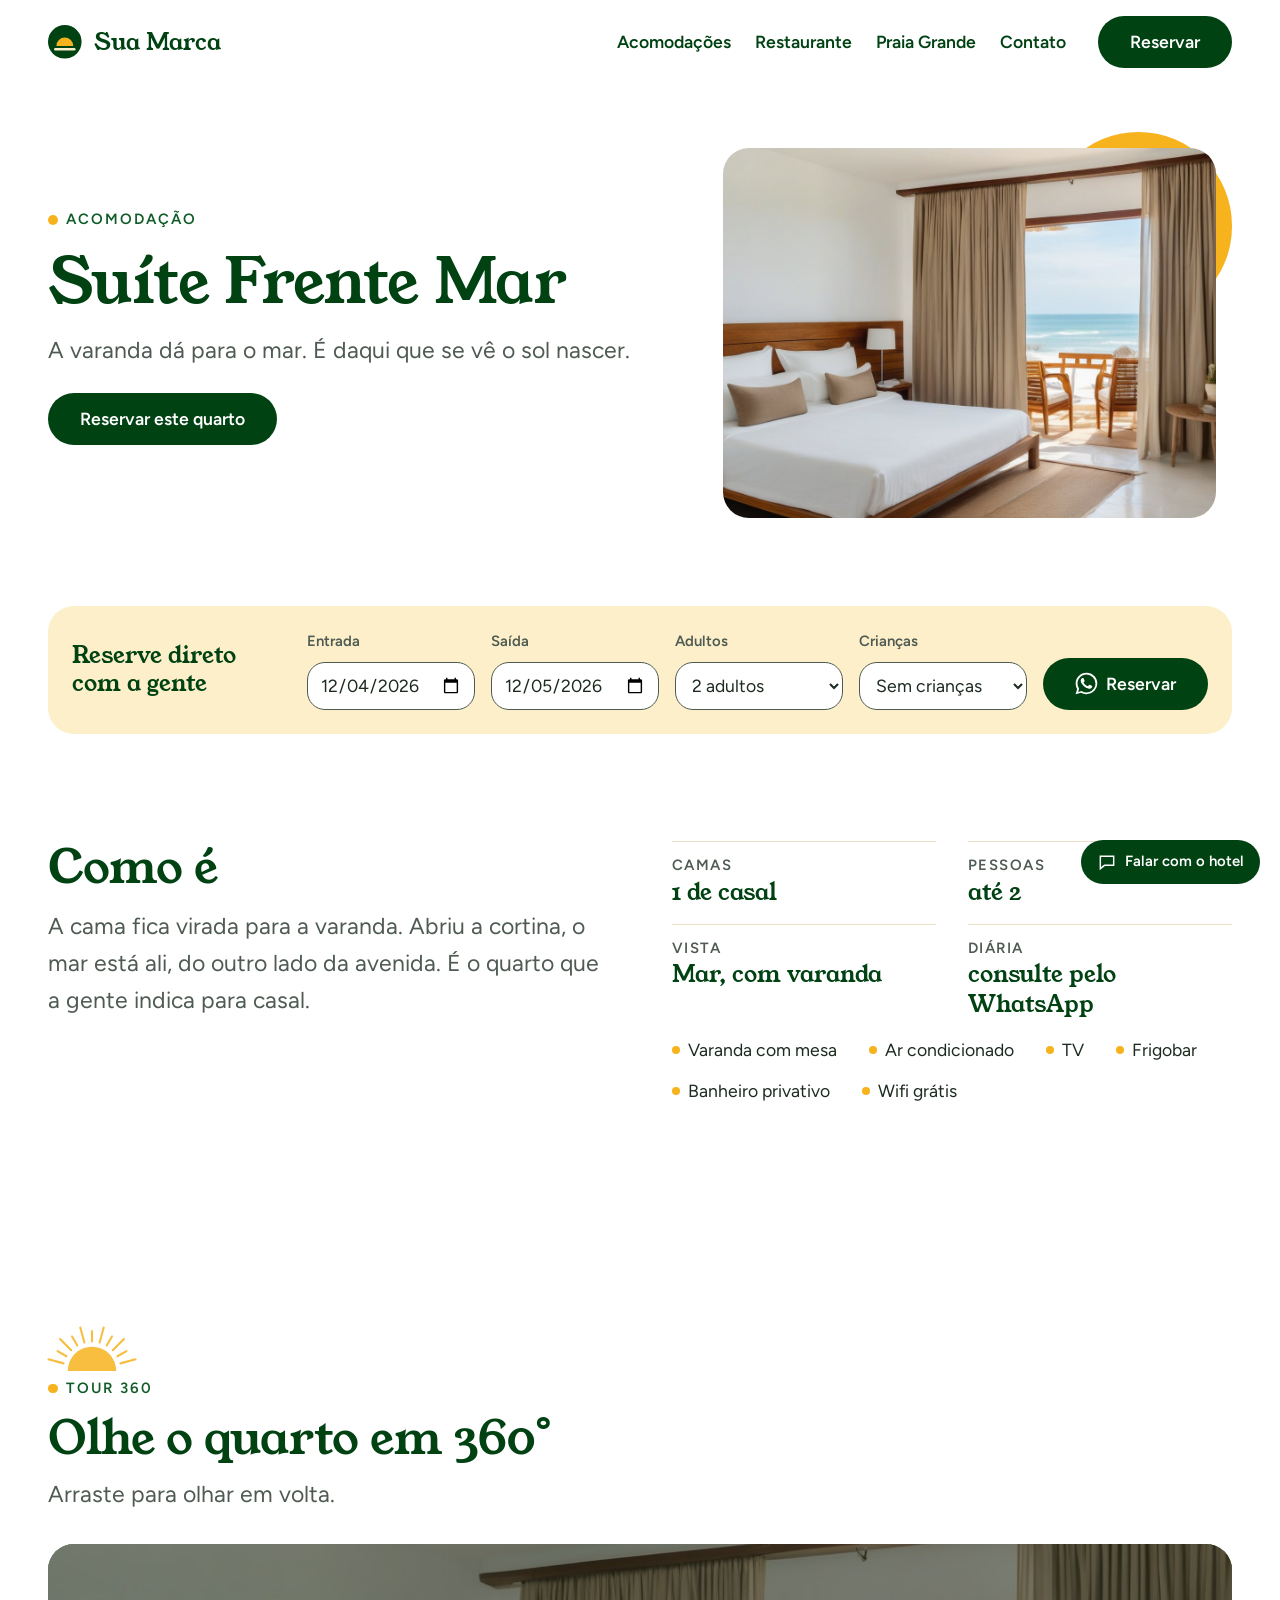
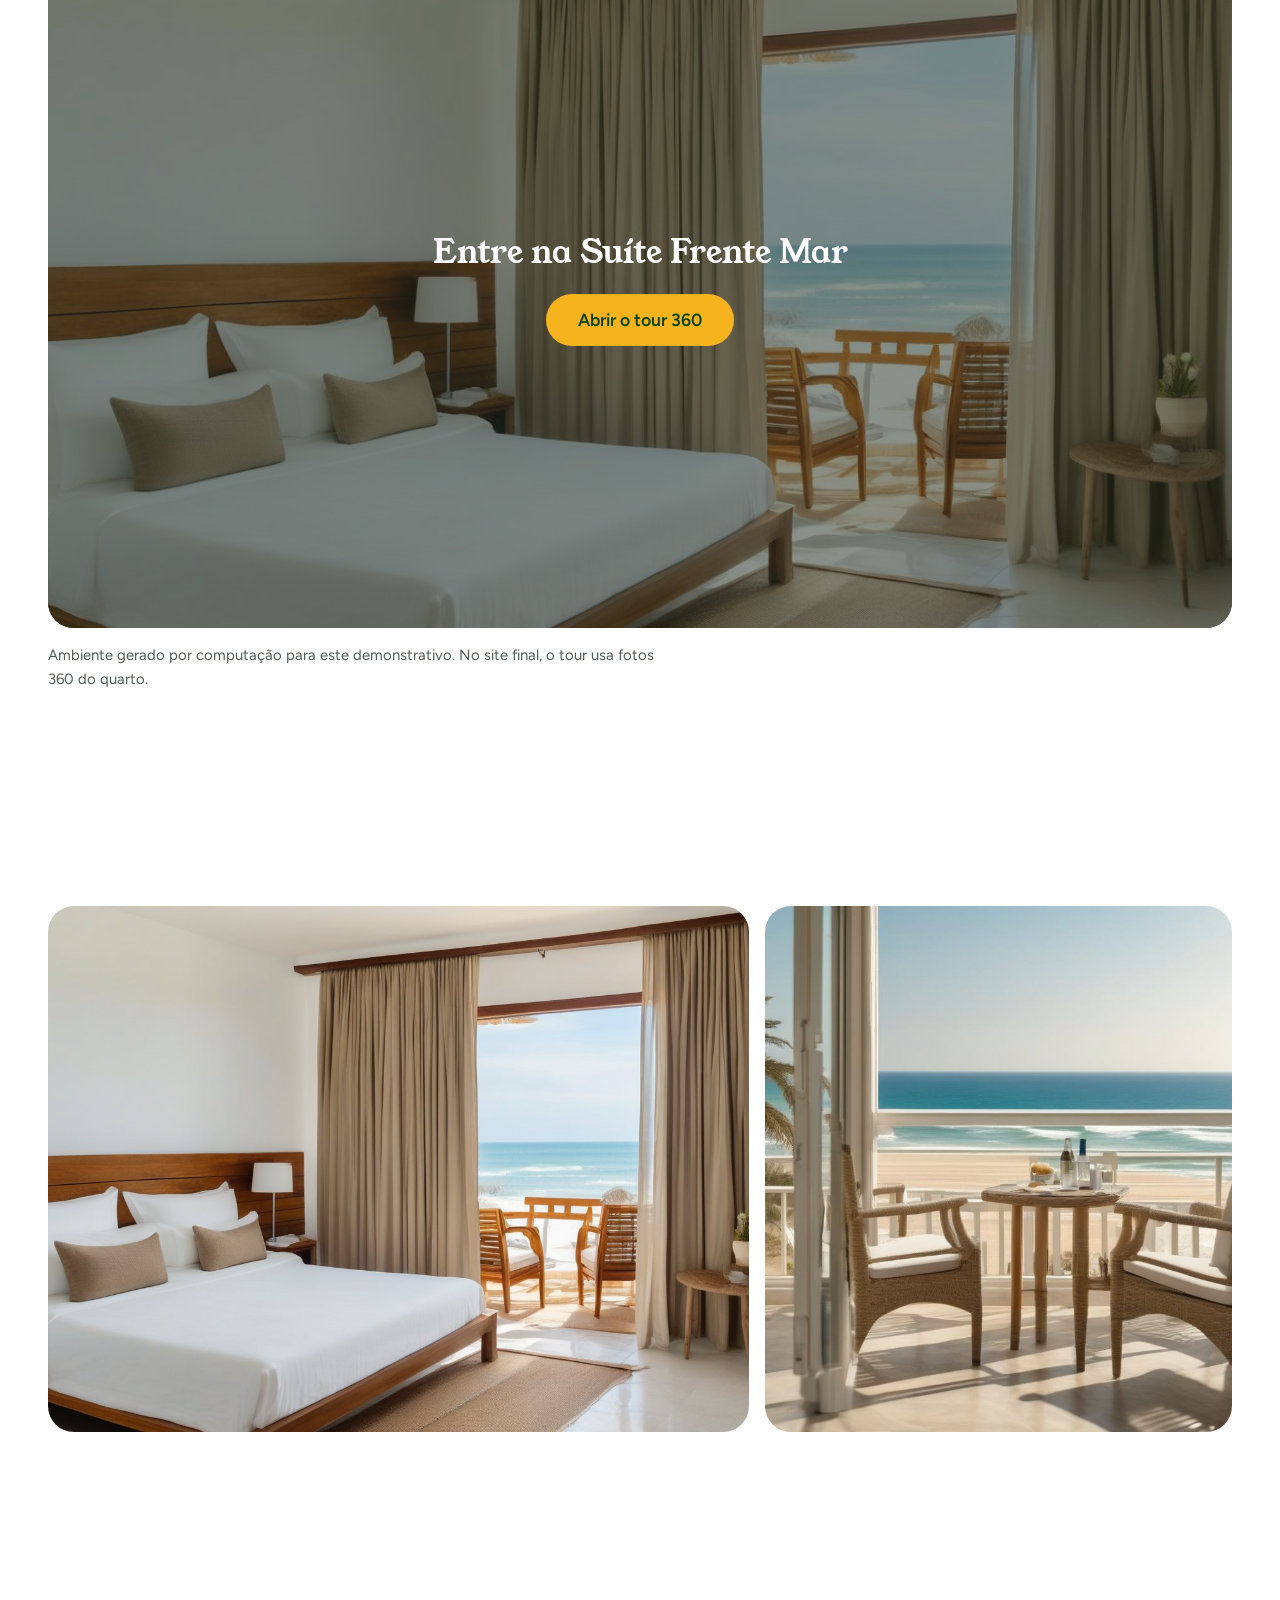
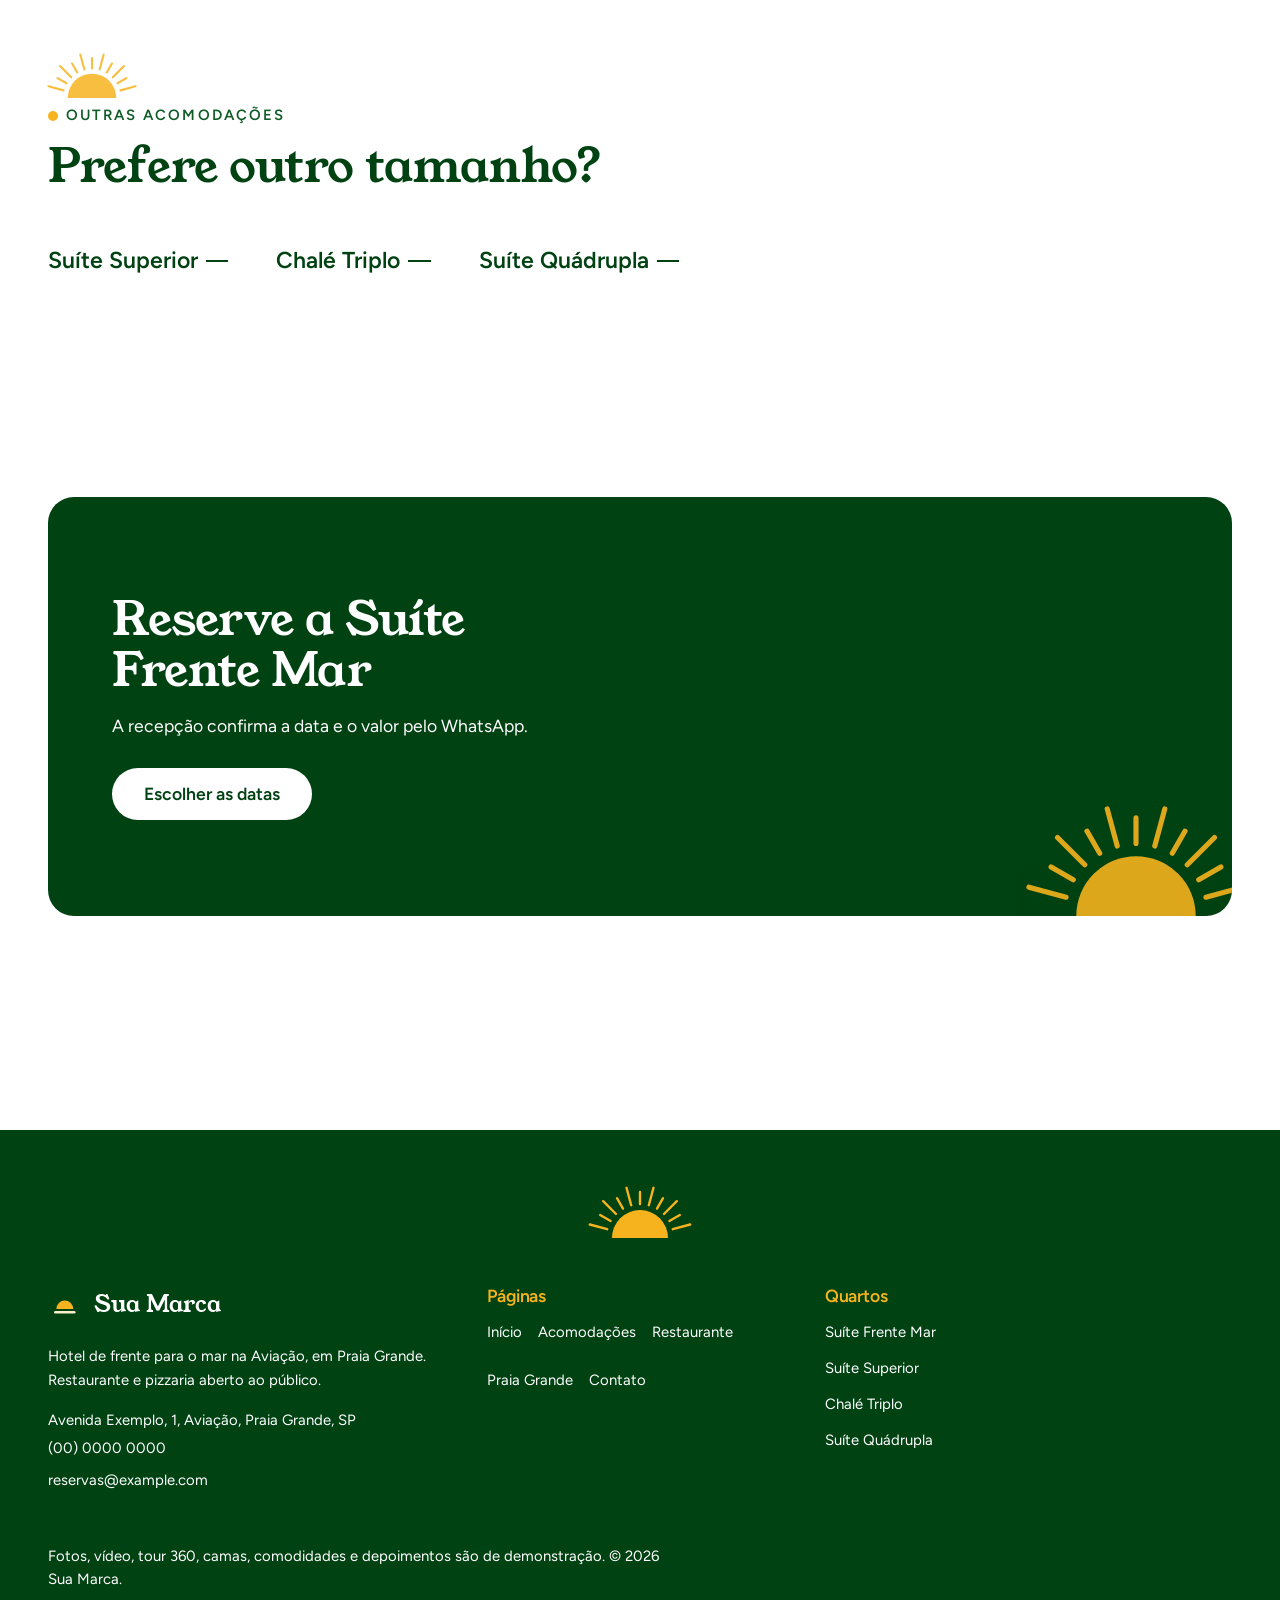
<file: suite-frente-mar.html>
<!doctype html>
<html lang="pt-BR">
<head>
<meta charset="utf-8">
<meta name="viewport" content="width=device-width, initial-scale=1">
<title>Suíte Frente Mar em Praia Grande, de frente para o mar | Sua Marca</title>
<meta name="description" content="Suíte Frente Mar no hotel de frente para o mar da Aviação, em Praia Grande: A varanda dá para o mar. É daqui que se vê o sol nascer. Tour 360 e reserva pelo WhatsApp.">
<link rel="canonical" href="https://lugusofficial.github.io/hotel-frente-mar-praia-grande/suite-frente-mar.html">
<meta property="og:type" content="website">
<meta property="og:site_name" content="Sua Marca">
<meta property="og:title" content="Suíte Frente Mar em Praia Grande, de frente para o mar | Sua Marca">
<meta property="og:description" content="Suíte Frente Mar no hotel de frente para o mar da Aviação, em Praia Grande: A varanda dá para o mar. É daqui que se vê o sol nascer. Tour 360 e reserva pelo WhatsApp.">
<meta property="og:url" content="https://lugusofficial.github.io/hotel-frente-mar-praia-grande/suite-frente-mar.html">
<meta property="og:image" content="assets/frente-mar-2.jpg">
<meta name="twitter:card" content="summary_large_image">
<meta name="theme-color" content="#014213">
<link rel="icon" href="assets/favicon.svg" type="image/svg+xml">
<link rel="preconnect" href="https://fonts.googleapis.com">
<link rel="preconnect" href="https://fonts.gstatic.com" crossorigin>
<link rel="stylesheet" href="https://fonts.googleapis.com/css2?family=Young+Serif&family=Figtree:wght@400;600&display=swap">
<link rel="stylesheet" href="css/tokens.css?v=3a400d22">
<link rel="stylesheet" href="css/base.css?v=050fb767">
<link rel="stylesheet" href="css/site.css?v=3a13e930">
<script type="application/ld+json">{"@context": "https://schema.org", "@type": "Hotel", "name": "Sua Marca", "description": "Hotel de frente para o mar no bairro Aviação, em Praia Grande, com restaurante e pizzaria aberto ao público.", "url": "https://lugusofficial.github.io/hotel-frente-mar-praia-grande/", "telephone": "+0000000000", "email": "reservas@example.com", "address": {"@type": "PostalAddress", "streetAddress": "Avenida Exemplo, 1", "addressLocality": "Praia Grande", "addressRegion": "SP", "addressCountry": "BR"}, "amenityFeature": [{"@type": "LocationFeatureSpecification", "name": "Restaurante", "value": true}, {"@type": "LocationFeatureSpecification", "name": "Wifi grátis", "value": true}, {"@type": "LocationFeatureSpecification", "name": "Ar condicionado", "value": true}]}</script>
<script type="module" src="js/tour.js?v=98011144"></script>
<script src="js/main.js?v=dd145b68" defer></script>
<script src="js/atendente.js?v=088902ae" defer></script>
</head>
<body>
<a class="skip-link" href="#main">Pular para o conteúdo</a>
<header class="site-header">
  <div class="container site-header__inner">
    <a class="brand" href="index.html" aria-label="Sua Marca, página inicial"><svg class="brand__marca" viewBox="0 0 32 32" aria-hidden="true" focusable="false"><circle cx="16" cy="16" r="16" fill="#014213"/><path d="M8 20a8 8 0 0 1 16 0z" fill="#f6b31e"/><path d="M7 23h18" stroke="#fcefca" stroke-width="2.4" stroke-linecap="round"/></svg><span>Sua Marca</span></a>
    <button class="nav-toggle" type="button" aria-expanded="false" aria-controls="site-nav">
      <svg class="icon icon--menu" viewBox="0 0 24 24" aria-hidden="true" focusable="false"><path d="M4 7h16M4 12h16M4 17h16"/></svg>
      <svg class="icon icon--close" viewBox="0 0 24 24" aria-hidden="true" focusable="false" hidden><path d="M6 6l12 12M18 6L6 18"/></svg>
      <span class="visually-hidden">Menu</span>
    </button>
    <nav class="site-nav" id="site-nav" aria-label="Principal" data-open="false">
      <ul><li><a href="acomodacoes.html">Acomodações</a></li><li><a href="restaurante.html">Restaurante</a></li><li><a href="praia-grande.html">Praia Grande</a></li><li><a href="contato.html">Contato</a></li></ul>
      <a class="btn btn--primary" href="#reservar">Reservar</a>
    </nav>
  </div>
</header>
<main id="main">
  <section class="topo hero">
    <div class="container topo__grade">
      <div class="stack">
        <p class="kicker">Acomodação</p>
        <h1>Suíte Frente Mar</h1>
        <p class="lead">A varanda dá para o mar. É daqui que se vê o sol nascer.</p>
        <div class="cluster"><a class="btn btn--primary" href="#reservar">Reservar este quarto</a></div>
      </div>
      <div class="topo__foto"><img src="assets/frente-mar-1.jpg" alt="Quarto claro com cama de casal de lençol branco, almofadas cor de areia e a porta aberta para uma varanda de frente para o mar" width="1216" height="832" decoding="async"></div>
    </div>
  </section>

<div class="reserva" id="reservar">
  <form class="container reserva__form" action="contato.html" method="get" data-reserva data-whatsapp="https://wa.me/0000000000" data-quarto="Suíte Frente Mar">
    <p class="reserva__titulo">Reserve direto com a gente</p>
    <div class="field"><label for="r-entrada">Entrada</label><input id="r-entrada" name="entrada" type="date" required></div>
    <div class="field"><label for="r-saida">Saída</label><input id="r-saida" name="saida" type="date" required></div>
    <div class="field"><label for="r-adultos">Adultos</label><select id="r-adultos" name="adultos"><option value="1">1 adulto</option><option value="2" selected>2 adultos</option><option value="3">3 adultos</option><option value="4">4 adultos</option></select></div>
    <div class="field"><label for="r-criancas">Crianças</label><select id="r-criancas" name="criancas"><option value="0" selected>Sem crianças</option><option value="1">1 criança</option><option value="2">2 crianças</option><option value="3">3 crianças</option></select></div>
    <button class="btn btn--primary" type="submit"><svg class="icon icon--wa" viewBox="0 0 24 24" aria-hidden="true" focusable="false"><path d="M17.47 14.38c-.3-.15-1.76-.87-2.03-.97-.27-.1-.47-.15-.67.15-.2.3-.77.97-.94 1.17-.17.2-.35.22-.65.07-.3-.15-1.26-.46-2.4-1.48-.89-.79-1.49-1.77-1.66-2.07-.17-.3-.02-.46.13-.61.13-.13.3-.35.45-.52.15-.17.2-.3.3-.5.1-.2.05-.37-.02-.52-.07-.15-.67-1.62-.92-2.22-.24-.58-.49-.5-.67-.51h-.57c-.2 0-.52.07-.8.37-.27.3-1.04 1.02-1.04 2.48s1.07 2.88 1.21 3.08c.15.2 2.1 3.2 5.08 4.49.71.31 1.26.49 1.69.63.71.23 1.36.2 1.87.12.57-.09 1.76-.72 2.01-1.41.25-.7.25-1.29.17-1.41-.07-.13-.27-.2-.57-.35zM12.05 21.5h-.01a9.4 9.4 0 0 1-4.79-1.31l-.34-.2-3.56.93.95-3.47-.22-.36a9.38 9.38 0 0 1-1.44-5.01c0-5.19 4.23-9.41 9.42-9.41a9.36 9.36 0 0 1 6.66 2.76 9.35 9.35 0 0 1 2.75 6.66c0 5.19-4.23 9.41-9.42 9.41zm8.02-17.43A11.27 11.27 0 0 0 12.05.75C5.8.75.72 5.83.72 12.08c0 2 .52 3.95 1.52 5.66L.62 23.25l5.65-1.48a11.3 11.3 0 0 0 5.78 1.48h.01c6.25 0 11.33-5.08 11.33-11.33 0-3.03-1.18-5.87-3.32-8.01z"/></svg>Reservar</button>
    <p class="form-status visually-hidden" role="status"></p>
  </form>
</div>

  <section class="section" aria-labelledby="como-titulo">
    <div class="container ficha-grade">
      <div class="stack">
        <h2 id="como-titulo">Como é</h2>
        <p class="lead">A cama fica virada para a varanda. Abriu a cortina, o mar está ali, do outro lado da avenida. É o quarto que a gente indica para casal.</p>
      </div>
      <div class="stack">
        <dl class="ficha">
          <div><dt>Camas</dt><dd>1 de casal</dd></div>
          <div><dt>Pessoas</dt><dd>até 2</dd></div>
          <div><dt>Vista</dt><dd>Mar, com varanda</dd></div>
          <div><dt>Diária</dt><dd>consulte pelo WhatsApp</dd></div>
        </dl>
        <ul class="comodidades"><li>Varanda com mesa</li><li>Ar condicionado</li><li>TV</li><li>Frigobar</li><li>Banheiro privativo</li><li>Wifi grátis</li></ul>
      </div>
    </div>
  </section>

  <section class="section" aria-labelledby="tour-titulo">
    <div class="container tour" data-tour>
      <div class="cabeca">
        <p class="kicker">Tour 360</p>
        <h2 id="tour-titulo">Olhe o quarto em 360°</h2>
        <p class="lead">Arraste para olhar em volta.</p>
      </div>
      <div class="tour__palco" data-tour-palco tabindex="0" aria-label="Tour 360 do quarto Suíte Frente Mar. Arraste ou use as setas para girar.">
        <canvas aria-hidden="true"></canvas>
        <div class="tour__portas" data-tour-portas></div>
        <p class="tour__onde" data-tour-onde>Suíte Frente Mar</p>
        <div class="tour__controles">
          <button type="button" data-tour-tela aria-label="Tela cheia"><svg class="icon" viewBox="0 0 24 24" aria-hidden="true" focusable="false"><path d="M4 9V4h5M20 9V4h-5M4 15v5h5M20 15v5h-5"/></svg></button>
          <button type="button" data-tour-mov="giro:-1" aria-label="Girar para a esquerda"><svg class="icon" viewBox="0 0 24 24" aria-hidden="true" focusable="false"><path d="M15 6l-6 6 6 6"/></svg></button>
          <button type="button" data-tour-mov="giro:1" aria-label="Girar para a direita"><svg class="icon" viewBox="0 0 24 24" aria-hidden="true" focusable="false"><path d="M9 6l6 6-6 6"/></svg></button>
        </div>
        <div class="tour__veu" data-tour-veu aria-hidden="true"></div>
        <div class="tour__capa">
          <img src="assets/frente-mar-1.jpg" alt="Quarto claro com cama de casal de lençol branco, almofadas cor de areia e a porta aberta para uma varanda de frente para o mar" width="1216" height="832" loading="lazy" decoding="async">
          <div>
            <p>Entre na Suíte Frente Mar</p>
            <button class="btn btn--primary" type="button" data-tour-entrar>Abrir o tour 360</button>
          </div>
        </div>
      </div>
      <p class="visually-hidden" role="status" data-tour-status></p>
      <p class="tour__aviso" data-tour-aviso hidden>O tour não abriu neste navegador. As fotos e a descrição estão logo abaixo.</p>
      <p class="tour__dica">Ambiente gerado por computação para este demonstrativo. No site final, o tour usa fotos 360 do quarto.</p>
    </div>
  </section>
<script type="application/json" id="tour-dados">{"inicio": "frente-mar", "nos": {"frente-mar": {"nome": "Suíte Frente Mar", "olhar": 0.55, "andar": 1.2, "dica": "Arraste para olhar em volta.", "links": [], "img": "assets/tour/frente-mar.jpg", "dist": "assets/tour/frente-mar-d.png"}}}</script>

  <section class="section">
    <div class="container">
      <h2 class="visually-hidden">Fotos</h2>
      <div class="galeria" data-reveal-filhos>
        <img src="assets/frente-mar-1.jpg" alt="Quarto claro com cama de casal de lençol branco, almofadas cor de areia e a porta aberta para uma varanda de frente para o mar" width="1216" height="832" loading="lazy" decoding="async">
        <img src="assets/frente-mar-2.jpg" alt="Varanda com mesa redonda e duas cadeiras de madeira, um coqueiro ao lado e o mar logo depois da areia" width="1216" height="832" loading="lazy" decoding="async">
      </div>
    </div>
  </section>

  <section class="section" aria-labelledby="outros-titulo">
    <div class="container">
      <div class="cabeca">
        <p class="kicker">Outras acomodações</p>
        <h2 id="outros-titulo">Prefere outro tamanho?</h2>
      </div>
      <div class="outros"><a class="link-seta" href="suite-superior.html">Suíte Superior</a><a class="link-seta" href="chale-triplo.html">Chalé Triplo</a><a class="link-seta" href="suite-quadrupla.html">Suíte Quádrupla</a></div>
    </div>
  </section>

  <section class="section chamada">
    <div class="container">
      <div class="chamada__bloco">
        <h2>Reserve a Suíte Frente Mar</h2>
        <p>A recepção confirma a data e o valor pelo WhatsApp.</p>
        <a class="btn btn--claro" href="#reservar">Escolher as datas</a>
      </div>
    </div>
  </section>
</main>

<div class="atendente" data-atendente data-whatsapp="https://wa.me/0000000000" hidden>
  <button class="atendente__abrir" type="button" data-atendente-abrir aria-expanded="false" aria-controls="atendente-painel">
    <svg class="atendente__icone" viewBox="0 0 24 24" aria-hidden="true" focusable="false"><path d="M4 5h16v11H9l-5 4z"/></svg>
    <span>Falar com o hotel</span>
  </button>
  <div class="atendente__painel" id="atendente-painel" role="dialog" aria-labelledby="atendente-titulo" data-atendente-painel hidden>
    <div class="atendente__topo">
      <p class="atendente__titulo" id="atendente-titulo">Atendente de demonstração</p>
      <button class="atendente__fechar" type="button" data-atendente-fechar>
        <svg class="icon" viewBox="0 0 24 24" aria-hidden="true" focusable="false"><path d="M6 6l12 12M18 6L6 18"/></svg>
        <span class="visually-hidden">Fechar a conversa</span>
      </button>
    </div>
    <ol class="atendente__mensagens" data-atendente-mensagens aria-live="polite"></ol>
    <ul class="atendente__chips" data-atendente-chips></ul>
    <form class="atendente__form" data-atendente-form>
      <label class="visually-hidden" for="atendente-texto">Sua mensagem</label>
      <input id="atendente-texto" type="text" autocomplete="off" maxlength="200" placeholder="Pergunte sobre quartos, vista ou o restaurante">
      <button class="atendente__enviar" type="submit">Enviar</button>
    </form>
    <p class="atendente__aviso">Respostas automáticas de demonstração. Para reservar, a conversa segue no WhatsApp.</p>
  </div>
</div>
<footer class="site-footer">
  <div class="sol-divisor" aria-hidden="true"></div>
  <div class="container">
    <div class="rodape">
      <div class="stack">
        <a class="brand" href="index.html" aria-label="Sua Marca, página inicial"><svg class="brand__marca" viewBox="0 0 32 32" aria-hidden="true" focusable="false"><circle cx="16" cy="16" r="16" fill="#014213"/><path d="M8 20a8 8 0 0 1 16 0z" fill="#f6b31e"/><path d="M7 23h18" stroke="#fcefca" stroke-width="2.4" stroke-linecap="round"/></svg><span>Sua Marca</span></a>
        <p>Hotel de frente para o mar na Aviação, em Praia Grande. Restaurante e pizzaria aberto ao público.</p>
        <p>Avenida Exemplo, 1, Aviação, Praia Grande, SP<br><a href="tel:+0000000000">(00) 0000 0000</a><br><a href="mailto:reservas@example.com">reservas@example.com</a></p>
      </div>
      <nav aria-label="Rodapé">
        <h2>Páginas</h2>
        <ul><li><a href="index.html">Início</a></li><li><a href="acomodacoes.html">Acomodações</a></li><li><a href="restaurante.html">Restaurante</a></li><li><a href="praia-grande.html">Praia Grande</a></li><li><a href="contato.html">Contato</a></li></ul>
      </nav>
      <div>
        <h2>Quartos</h2>
        <ul><li><a href="suite-frente-mar.html">Suíte Frente Mar</a></li><li><a href="suite-superior.html">Suíte Superior</a></li><li><a href="chale-triplo.html">Chalé Triplo</a></li><li><a href="suite-quadrupla.html">Suíte Quádrupla</a></li></ul>
      </div>
    </div>
    <p class="rodape__fim">Fotos, vídeo, tour 360, camas, comodidades e depoimentos são de demonstração. © <span data-year>2026</span> Sua Marca.</p>
  </div>
</footer>
</body>
</html>
</file>
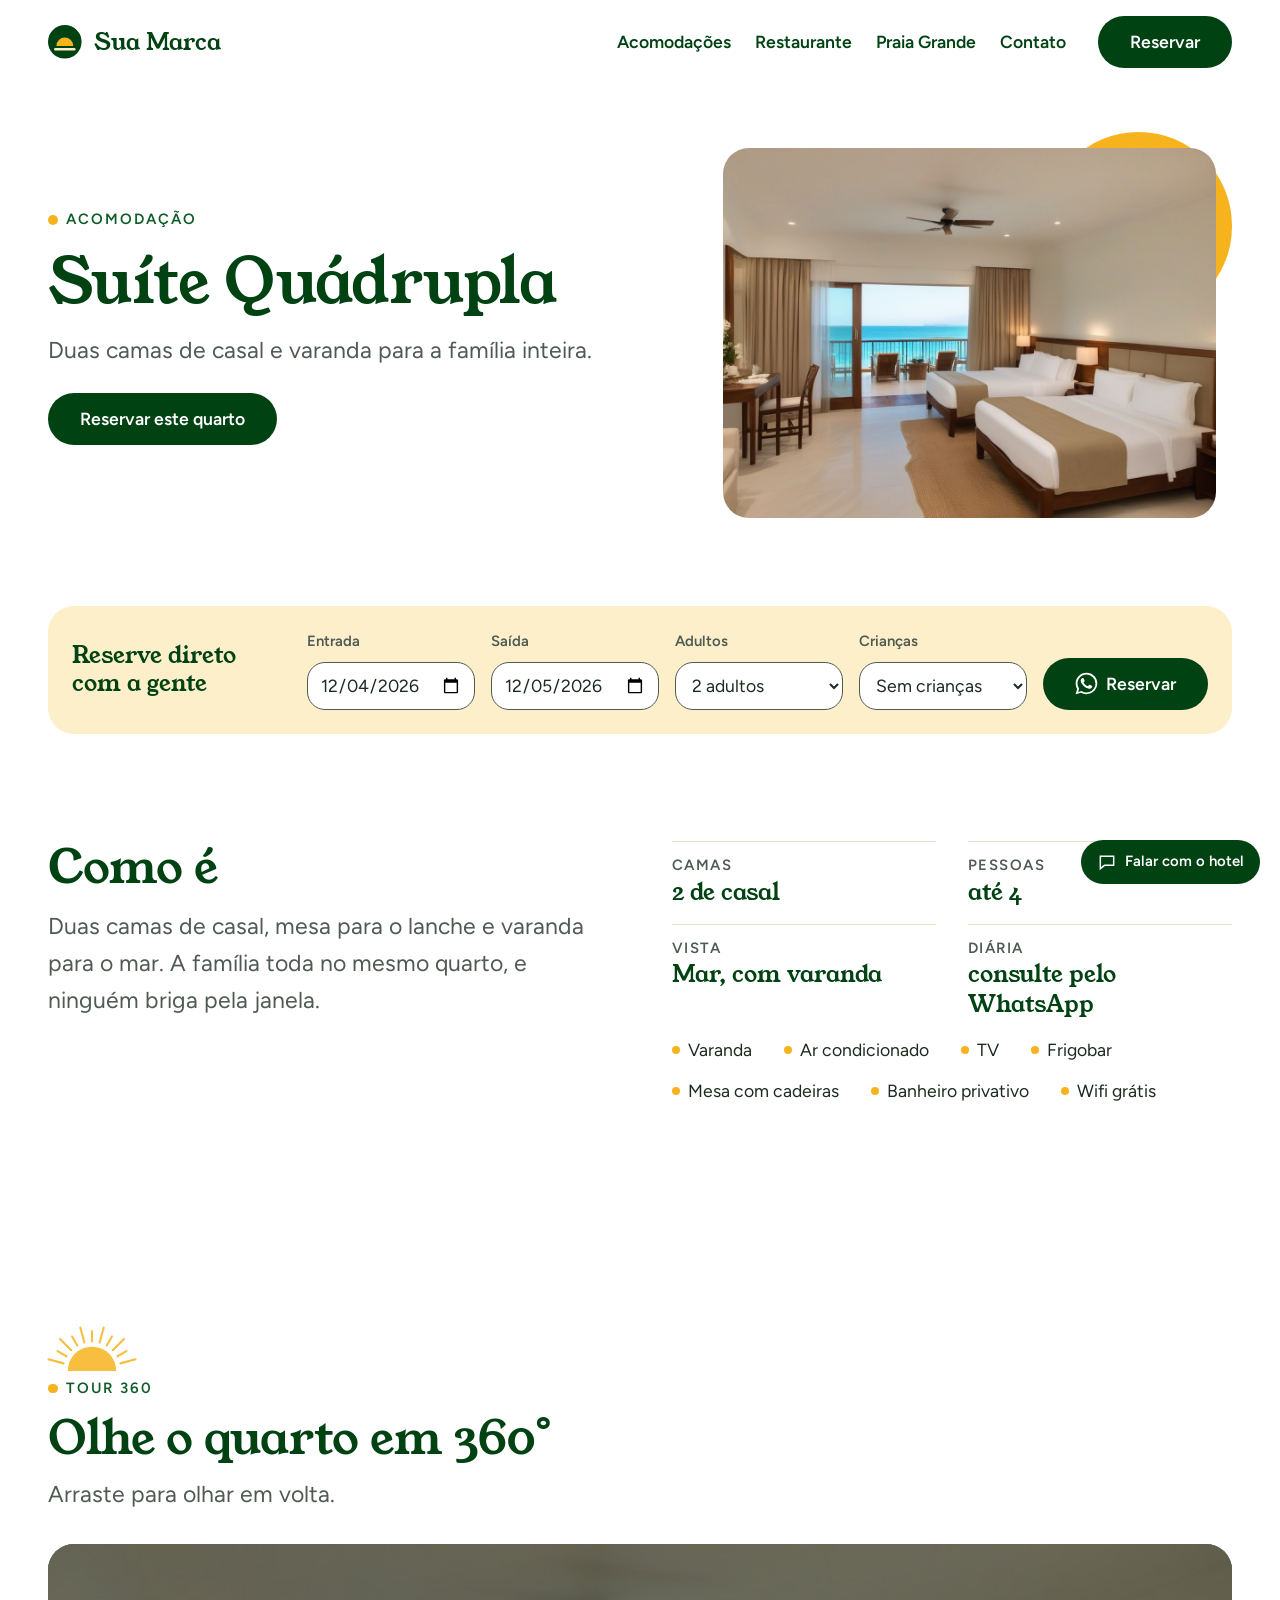
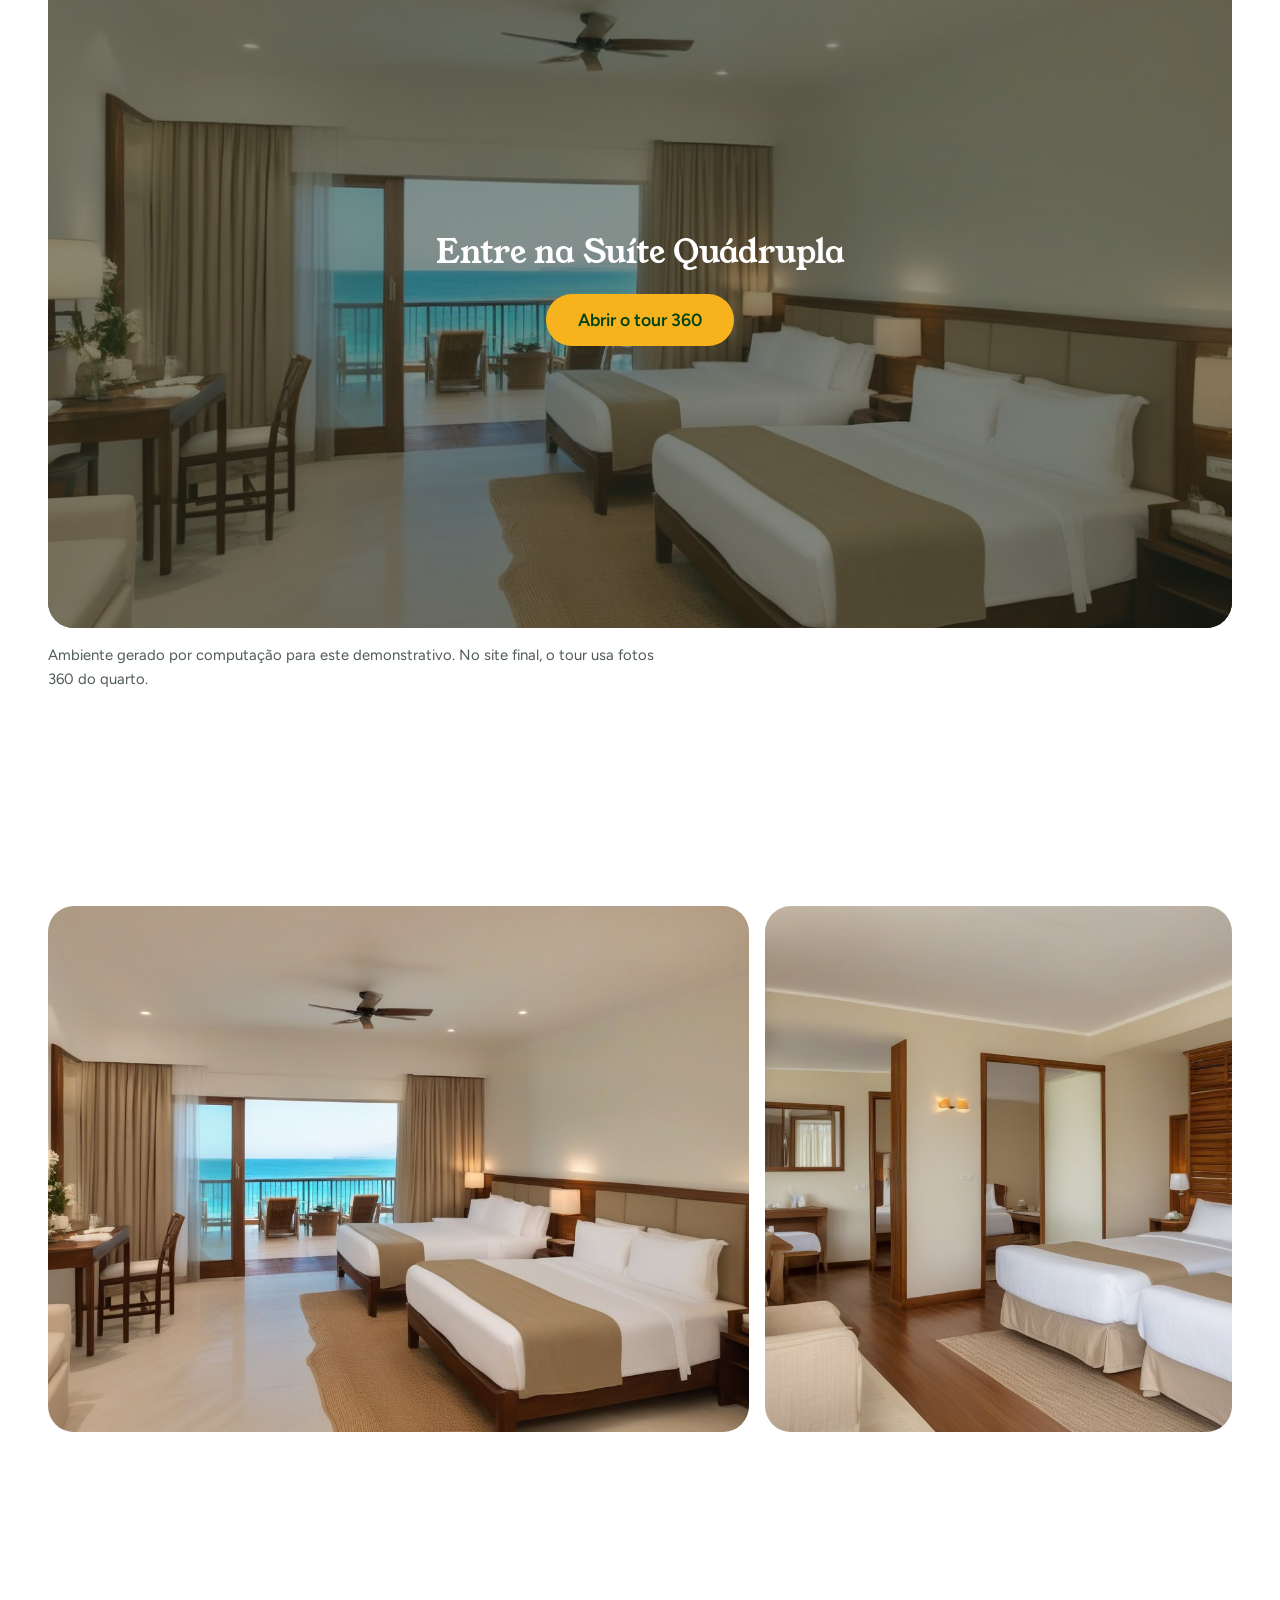
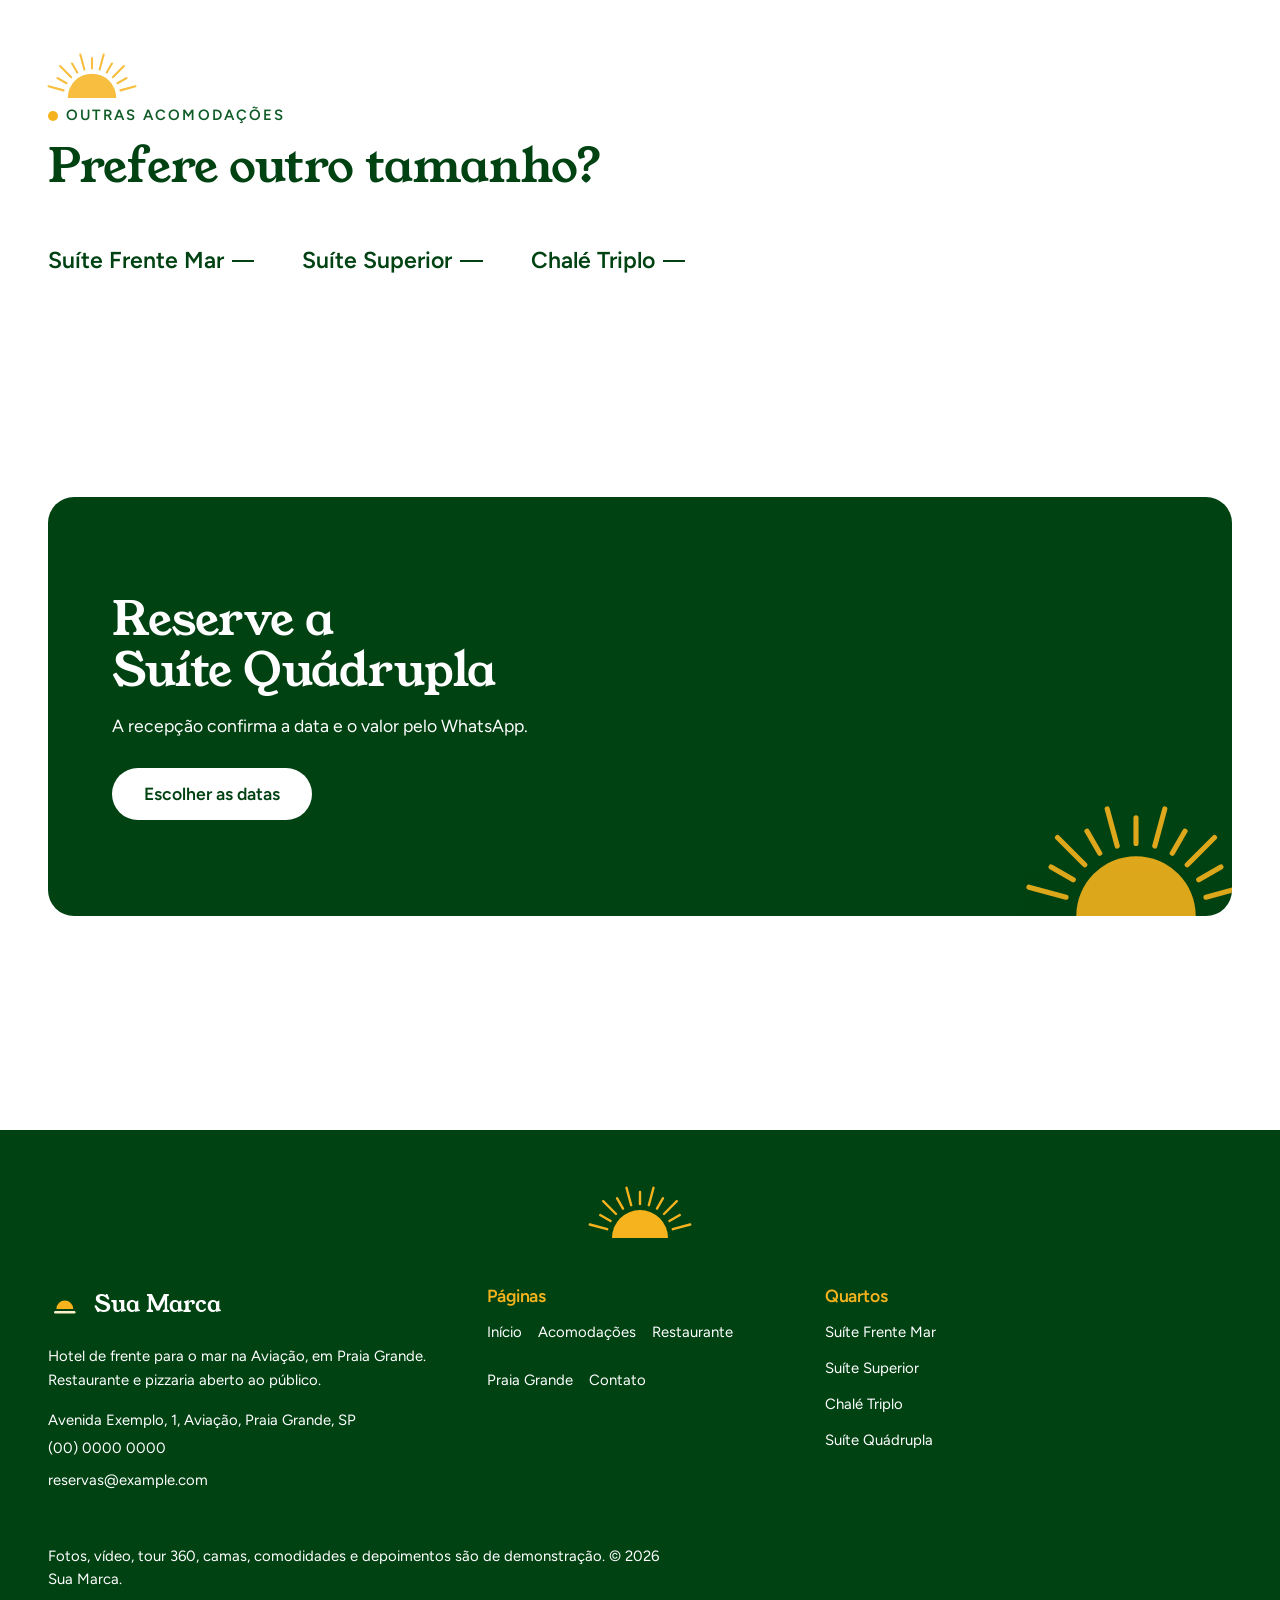
<file: suite-quadrupla.html>
<!doctype html>
<html lang="pt-BR">
<head>
<meta charset="utf-8">
<meta name="viewport" content="width=device-width, initial-scale=1">
<title>Suíte Quádrupla em Praia Grande, de frente para o mar | Sua Marca</title>
<meta name="description" content="Suíte Quádrupla no hotel de frente para o mar da Aviação, em Praia Grande: Duas camas de casal e varanda para a família inteira. Tour 360 e reserva pelo WhatsApp.">
<link rel="canonical" href="https://lugusofficial.github.io/hotel-frente-mar-praia-grande/suite-quadrupla.html">
<meta property="og:type" content="website">
<meta property="og:site_name" content="Sua Marca">
<meta property="og:title" content="Suíte Quádrupla em Praia Grande, de frente para o mar | Sua Marca">
<meta property="og:description" content="Suíte Quádrupla no hotel de frente para o mar da Aviação, em Praia Grande: Duas camas de casal e varanda para a família inteira. Tour 360 e reserva pelo WhatsApp.">
<meta property="og:url" content="https://lugusofficial.github.io/hotel-frente-mar-praia-grande/suite-quadrupla.html">
<meta property="og:image" content="assets/frente-mar-2.jpg">
<meta name="twitter:card" content="summary_large_image">
<meta name="theme-color" content="#014213">
<link rel="icon" href="assets/favicon.svg" type="image/svg+xml">
<link rel="preconnect" href="https://fonts.googleapis.com">
<link rel="preconnect" href="https://fonts.gstatic.com" crossorigin>
<link rel="stylesheet" href="https://fonts.googleapis.com/css2?family=Young+Serif&family=Figtree:wght@400;600&display=swap">
<link rel="stylesheet" href="css/tokens.css?v=3a400d22">
<link rel="stylesheet" href="css/base.css?v=050fb767">
<link rel="stylesheet" href="css/site.css?v=3a13e930">
<script type="application/ld+json">{"@context": "https://schema.org", "@type": "Hotel", "name": "Sua Marca", "description": "Hotel de frente para o mar no bairro Aviação, em Praia Grande, com restaurante e pizzaria aberto ao público.", "url": "https://lugusofficial.github.io/hotel-frente-mar-praia-grande/", "telephone": "+0000000000", "email": "reservas@example.com", "address": {"@type": "PostalAddress", "streetAddress": "Avenida Exemplo, 1", "addressLocality": "Praia Grande", "addressRegion": "SP", "addressCountry": "BR"}, "amenityFeature": [{"@type": "LocationFeatureSpecification", "name": "Restaurante", "value": true}, {"@type": "LocationFeatureSpecification", "name": "Wifi grátis", "value": true}, {"@type": "LocationFeatureSpecification", "name": "Ar condicionado", "value": true}]}</script>
<script type="module" src="js/tour.js?v=98011144"></script>
<script src="js/main.js?v=dd145b68" defer></script>
<script src="js/atendente.js?v=088902ae" defer></script>
</head>
<body>
<a class="skip-link" href="#main">Pular para o conteúdo</a>
<header class="site-header">
  <div class="container site-header__inner">
    <a class="brand" href="index.html" aria-label="Sua Marca, página inicial"><svg class="brand__marca" viewBox="0 0 32 32" aria-hidden="true" focusable="false"><circle cx="16" cy="16" r="16" fill="#014213"/><path d="M8 20a8 8 0 0 1 16 0z" fill="#f6b31e"/><path d="M7 23h18" stroke="#fcefca" stroke-width="2.4" stroke-linecap="round"/></svg><span>Sua Marca</span></a>
    <button class="nav-toggle" type="button" aria-expanded="false" aria-controls="site-nav">
      <svg class="icon icon--menu" viewBox="0 0 24 24" aria-hidden="true" focusable="false"><path d="M4 7h16M4 12h16M4 17h16"/></svg>
      <svg class="icon icon--close" viewBox="0 0 24 24" aria-hidden="true" focusable="false" hidden><path d="M6 6l12 12M18 6L6 18"/></svg>
      <span class="visually-hidden">Menu</span>
    </button>
    <nav class="site-nav" id="site-nav" aria-label="Principal" data-open="false">
      <ul><li><a href="acomodacoes.html">Acomodações</a></li><li><a href="restaurante.html">Restaurante</a></li><li><a href="praia-grande.html">Praia Grande</a></li><li><a href="contato.html">Contato</a></li></ul>
      <a class="btn btn--primary" href="#reservar">Reservar</a>
    </nav>
  </div>
</header>
<main id="main">
  <section class="topo hero">
    <div class="container topo__grade">
      <div class="stack">
        <p class="kicker">Acomodação</p>
        <h1>Suíte Quádrupla</h1>
        <p class="lead">Duas camas de casal e varanda para a família inteira.</p>
        <div class="cluster"><a class="btn btn--primary" href="#reservar">Reservar este quarto</a></div>
      </div>
      <div class="topo__foto"><img src="assets/quadrupla-1.jpg" alt="Suíte de família com duas camas de casal, mesa com cadeiras e porta de vidro para uma varanda de frente para o mar" width="1216" height="832" decoding="async"></div>
    </div>
  </section>

<div class="reserva" id="reservar">
  <form class="container reserva__form" action="contato.html" method="get" data-reserva data-whatsapp="https://wa.me/0000000000" data-quarto="Suíte Quádrupla">
    <p class="reserva__titulo">Reserve direto com a gente</p>
    <div class="field"><label for="r-entrada">Entrada</label><input id="r-entrada" name="entrada" type="date" required></div>
    <div class="field"><label for="r-saida">Saída</label><input id="r-saida" name="saida" type="date" required></div>
    <div class="field"><label for="r-adultos">Adultos</label><select id="r-adultos" name="adultos"><option value="1">1 adulto</option><option value="2" selected>2 adultos</option><option value="3">3 adultos</option><option value="4">4 adultos</option></select></div>
    <div class="field"><label for="r-criancas">Crianças</label><select id="r-criancas" name="criancas"><option value="0" selected>Sem crianças</option><option value="1">1 criança</option><option value="2">2 crianças</option><option value="3">3 crianças</option></select></div>
    <button class="btn btn--primary" type="submit"><svg class="icon icon--wa" viewBox="0 0 24 24" aria-hidden="true" focusable="false"><path d="M17.47 14.38c-.3-.15-1.76-.87-2.03-.97-.27-.1-.47-.15-.67.15-.2.3-.77.97-.94 1.17-.17.2-.35.22-.65.07-.3-.15-1.26-.46-2.4-1.48-.89-.79-1.49-1.77-1.66-2.07-.17-.3-.02-.46.13-.61.13-.13.3-.35.45-.52.15-.17.2-.3.3-.5.1-.2.05-.37-.02-.52-.07-.15-.67-1.62-.92-2.22-.24-.58-.49-.5-.67-.51h-.57c-.2 0-.52.07-.8.37-.27.3-1.04 1.02-1.04 2.48s1.07 2.88 1.21 3.08c.15.2 2.1 3.2 5.08 4.49.71.31 1.26.49 1.69.63.71.23 1.36.2 1.87.12.57-.09 1.76-.72 2.01-1.41.25-.7.25-1.29.17-1.41-.07-.13-.27-.2-.57-.35zM12.05 21.5h-.01a9.4 9.4 0 0 1-4.79-1.31l-.34-.2-3.56.93.95-3.47-.22-.36a9.38 9.38 0 0 1-1.44-5.01c0-5.19 4.23-9.41 9.42-9.41a9.36 9.36 0 0 1 6.66 2.76 9.35 9.35 0 0 1 2.75 6.66c0 5.19-4.23 9.41-9.42 9.41zm8.02-17.43A11.27 11.27 0 0 0 12.05.75C5.8.75.72 5.83.72 12.08c0 2 .52 3.95 1.52 5.66L.62 23.25l5.65-1.48a11.3 11.3 0 0 0 5.78 1.48h.01c6.25 0 11.33-5.08 11.33-11.33 0-3.03-1.18-5.87-3.32-8.01z"/></svg>Reservar</button>
    <p class="form-status visually-hidden" role="status"></p>
  </form>
</div>

  <section class="section" aria-labelledby="como-titulo">
    <div class="container ficha-grade">
      <div class="stack">
        <h2 id="como-titulo">Como é</h2>
        <p class="lead">Duas camas de casal, mesa para o lanche e varanda para o mar. A família toda no mesmo quarto, e ninguém briga pela janela.</p>
      </div>
      <div class="stack">
        <dl class="ficha">
          <div><dt>Camas</dt><dd>2 de casal</dd></div>
          <div><dt>Pessoas</dt><dd>até 4</dd></div>
          <div><dt>Vista</dt><dd>Mar, com varanda</dd></div>
          <div><dt>Diária</dt><dd>consulte pelo WhatsApp</dd></div>
        </dl>
        <ul class="comodidades"><li>Varanda</li><li>Ar condicionado</li><li>TV</li><li>Frigobar</li><li>Mesa com cadeiras</li><li>Banheiro privativo</li><li>Wifi grátis</li></ul>
      </div>
    </div>
  </section>

  <section class="section" aria-labelledby="tour-titulo">
    <div class="container tour" data-tour>
      <div class="cabeca">
        <p class="kicker">Tour 360</p>
        <h2 id="tour-titulo">Olhe o quarto em 360°</h2>
        <p class="lead">Arraste para olhar em volta.</p>
      </div>
      <div class="tour__palco" data-tour-palco tabindex="0" aria-label="Tour 360 do quarto Suíte Quádrupla. Arraste ou use as setas para girar.">
        <canvas aria-hidden="true"></canvas>
        <div class="tour__portas" data-tour-portas></div>
        <p class="tour__onde" data-tour-onde>Suíte Quádrupla</p>
        <div class="tour__controles">
          <button type="button" data-tour-tela aria-label="Tela cheia"><svg class="icon" viewBox="0 0 24 24" aria-hidden="true" focusable="false"><path d="M4 9V4h5M20 9V4h-5M4 15v5h5M20 15v5h-5"/></svg></button>
          <button type="button" data-tour-mov="giro:-1" aria-label="Girar para a esquerda"><svg class="icon" viewBox="0 0 24 24" aria-hidden="true" focusable="false"><path d="M15 6l-6 6 6 6"/></svg></button>
          <button type="button" data-tour-mov="giro:1" aria-label="Girar para a direita"><svg class="icon" viewBox="0 0 24 24" aria-hidden="true" focusable="false"><path d="M9 6l6 6-6 6"/></svg></button>
        </div>
        <div class="tour__veu" data-tour-veu aria-hidden="true"></div>
        <div class="tour__capa">
          <img src="assets/quadrupla-1.jpg" alt="Suíte de família com duas camas de casal, mesa com cadeiras e porta de vidro para uma varanda de frente para o mar" width="1216" height="832" loading="lazy" decoding="async">
          <div>
            <p>Entre na Suíte Quádrupla</p>
            <button class="btn btn--primary" type="button" data-tour-entrar>Abrir o tour 360</button>
          </div>
        </div>
      </div>
      <p class="visually-hidden" role="status" data-tour-status></p>
      <p class="tour__aviso" data-tour-aviso hidden>O tour não abriu neste navegador. As fotos e a descrição estão logo abaixo.</p>
      <p class="tour__dica">Ambiente gerado por computação para este demonstrativo. No site final, o tour usa fotos 360 do quarto.</p>
    </div>
  </section>
<script type="application/json" id="tour-dados">{"inicio": "quadrupla", "nos": {"quadrupla": {"nome": "Suíte Quádrupla", "olhar": 0.48, "andar": 1.2, "dica": "Arraste para olhar em volta.", "links": [], "img": "assets/tour/quadrupla.jpg", "dist": "assets/tour/quadrupla-d.png"}}}</script>

  <section class="section">
    <div class="container">
      <h2 class="visually-hidden">Fotos</h2>
      <div class="galeria" data-reveal-filhos>
        <img src="assets/quadrupla-1.jpg" alt="Suíte de família com duas camas de casal, mesa com cadeiras e porta de vidro para uma varanda de frente para o mar" width="1216" height="832" loading="lazy" decoding="async">
        <img src="assets/quadrupla-2.jpg" alt="Suíte com duas camas de lençol branco, poltrona clara, espelho e piso de madeira" width="1216" height="832" loading="lazy" decoding="async">
      </div>
    </div>
  </section>

  <section class="section" aria-labelledby="outros-titulo">
    <div class="container">
      <div class="cabeca">
        <p class="kicker">Outras acomodações</p>
        <h2 id="outros-titulo">Prefere outro tamanho?</h2>
      </div>
      <div class="outros"><a class="link-seta" href="suite-frente-mar.html">Suíte Frente Mar</a><a class="link-seta" href="suite-superior.html">Suíte Superior</a><a class="link-seta" href="chale-triplo.html">Chalé Triplo</a></div>
    </div>
  </section>

  <section class="section chamada">
    <div class="container">
      <div class="chamada__bloco">
        <h2>Reserve a Suíte Quádrupla</h2>
        <p>A recepção confirma a data e o valor pelo WhatsApp.</p>
        <a class="btn btn--claro" href="#reservar">Escolher as datas</a>
      </div>
    </div>
  </section>
</main>

<div class="atendente" data-atendente data-whatsapp="https://wa.me/0000000000" hidden>
  <button class="atendente__abrir" type="button" data-atendente-abrir aria-expanded="false" aria-controls="atendente-painel">
    <svg class="atendente__icone" viewBox="0 0 24 24" aria-hidden="true" focusable="false"><path d="M4 5h16v11H9l-5 4z"/></svg>
    <span>Falar com o hotel</span>
  </button>
  <div class="atendente__painel" id="atendente-painel" role="dialog" aria-labelledby="atendente-titulo" data-atendente-painel hidden>
    <div class="atendente__topo">
      <p class="atendente__titulo" id="atendente-titulo">Atendente de demonstração</p>
      <button class="atendente__fechar" type="button" data-atendente-fechar>
        <svg class="icon" viewBox="0 0 24 24" aria-hidden="true" focusable="false"><path d="M6 6l12 12M18 6L6 18"/></svg>
        <span class="visually-hidden">Fechar a conversa</span>
      </button>
    </div>
    <ol class="atendente__mensagens" data-atendente-mensagens aria-live="polite"></ol>
    <ul class="atendente__chips" data-atendente-chips></ul>
    <form class="atendente__form" data-atendente-form>
      <label class="visually-hidden" for="atendente-texto">Sua mensagem</label>
      <input id="atendente-texto" type="text" autocomplete="off" maxlength="200" placeholder="Pergunte sobre quartos, vista ou o restaurante">
      <button class="atendente__enviar" type="submit">Enviar</button>
    </form>
    <p class="atendente__aviso">Respostas automáticas de demonstração. Para reservar, a conversa segue no WhatsApp.</p>
  </div>
</div>
<footer class="site-footer">
  <div class="sol-divisor" aria-hidden="true"></div>
  <div class="container">
    <div class="rodape">
      <div class="stack">
        <a class="brand" href="index.html" aria-label="Sua Marca, página inicial"><svg class="brand__marca" viewBox="0 0 32 32" aria-hidden="true" focusable="false"><circle cx="16" cy="16" r="16" fill="#014213"/><path d="M8 20a8 8 0 0 1 16 0z" fill="#f6b31e"/><path d="M7 23h18" stroke="#fcefca" stroke-width="2.4" stroke-linecap="round"/></svg><span>Sua Marca</span></a>
        <p>Hotel de frente para o mar na Aviação, em Praia Grande. Restaurante e pizzaria aberto ao público.</p>
        <p>Avenida Exemplo, 1, Aviação, Praia Grande, SP<br><a href="tel:+0000000000">(00) 0000 0000</a><br><a href="mailto:reservas@example.com">reservas@example.com</a></p>
      </div>
      <nav aria-label="Rodapé">
        <h2>Páginas</h2>
        <ul><li><a href="index.html">Início</a></li><li><a href="acomodacoes.html">Acomodações</a></li><li><a href="restaurante.html">Restaurante</a></li><li><a href="praia-grande.html">Praia Grande</a></li><li><a href="contato.html">Contato</a></li></ul>
      </nav>
      <div>
        <h2>Quartos</h2>
        <ul><li><a href="suite-frente-mar.html">Suíte Frente Mar</a></li><li><a href="suite-superior.html">Suíte Superior</a></li><li><a href="chale-triplo.html">Chalé Triplo</a></li><li><a href="suite-quadrupla.html">Suíte Quádrupla</a></li></ul>
      </div>
    </div>
    <p class="rodape__fim">Fotos, vídeo, tour 360, camas, comodidades e depoimentos são de demonstração. © <span data-year>2026</span> Sua Marca.</p>
  </div>
</footer>
</body>
</html>
</file>
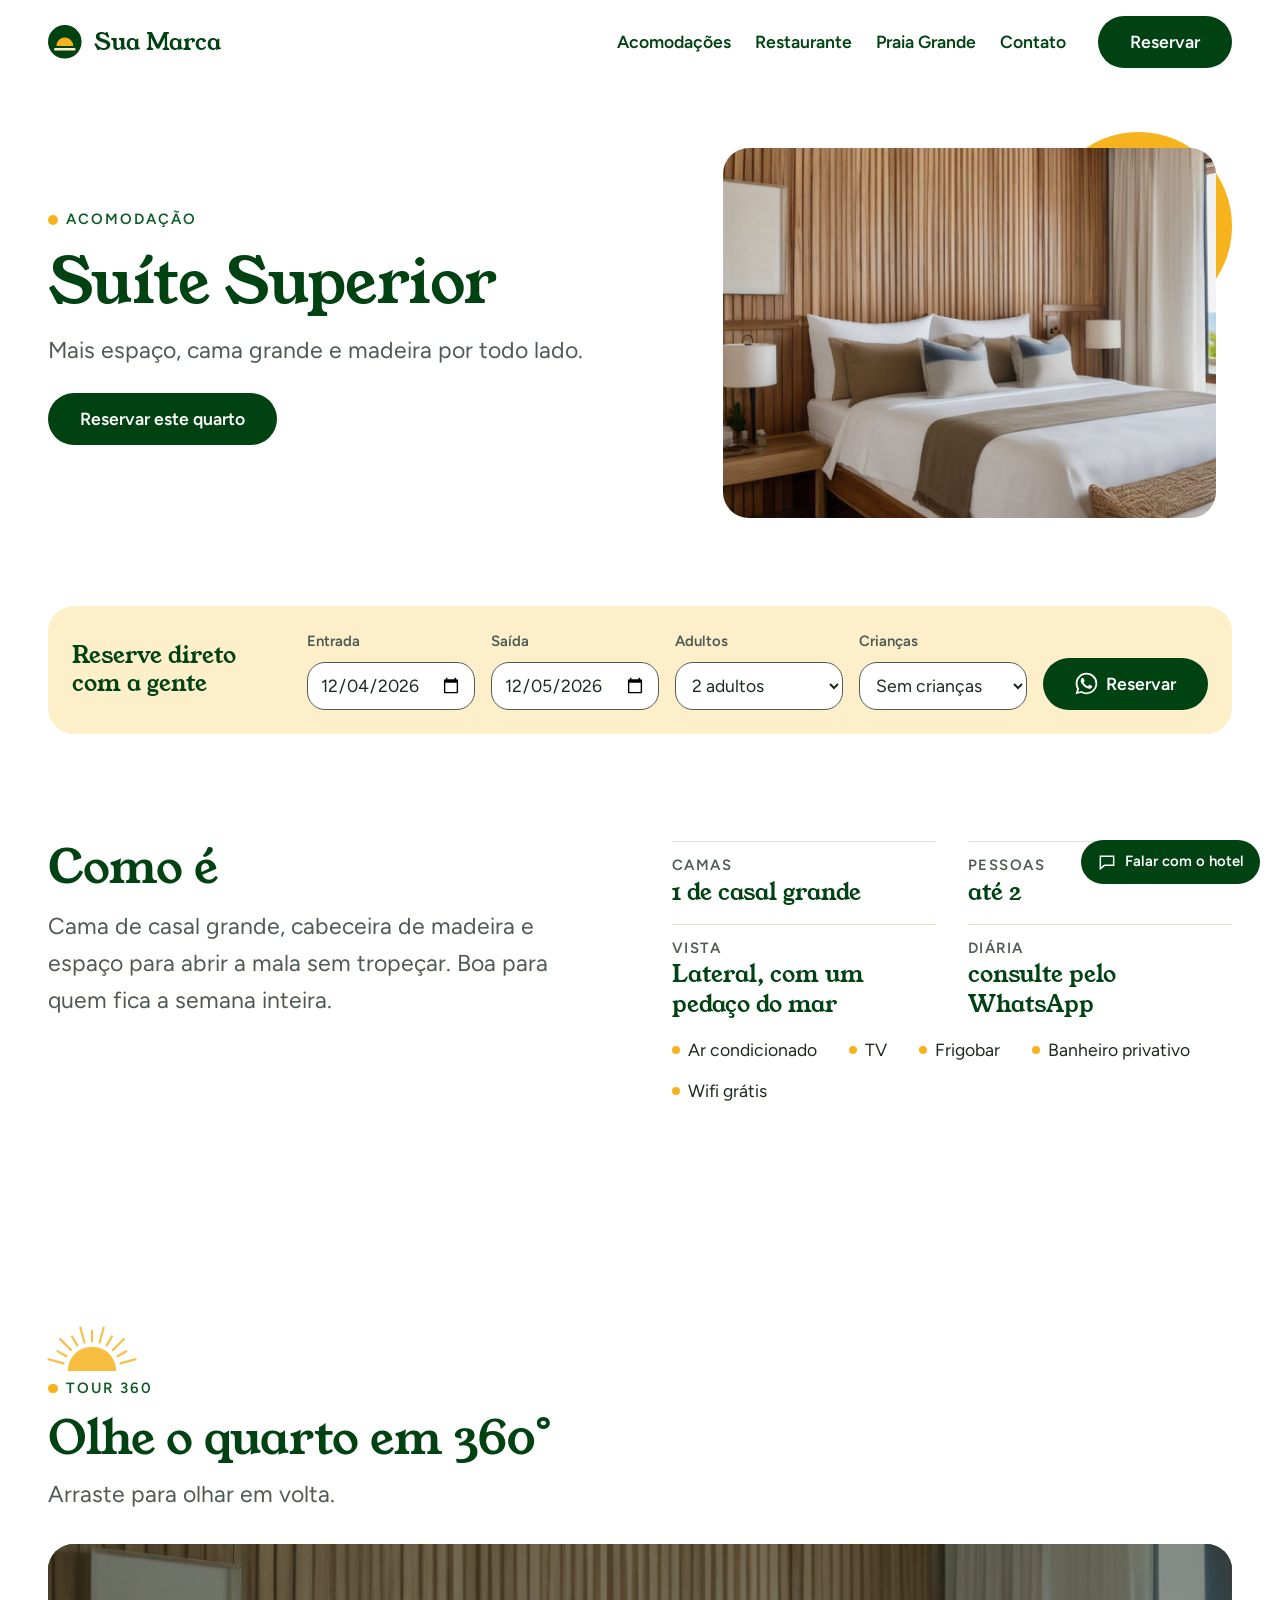
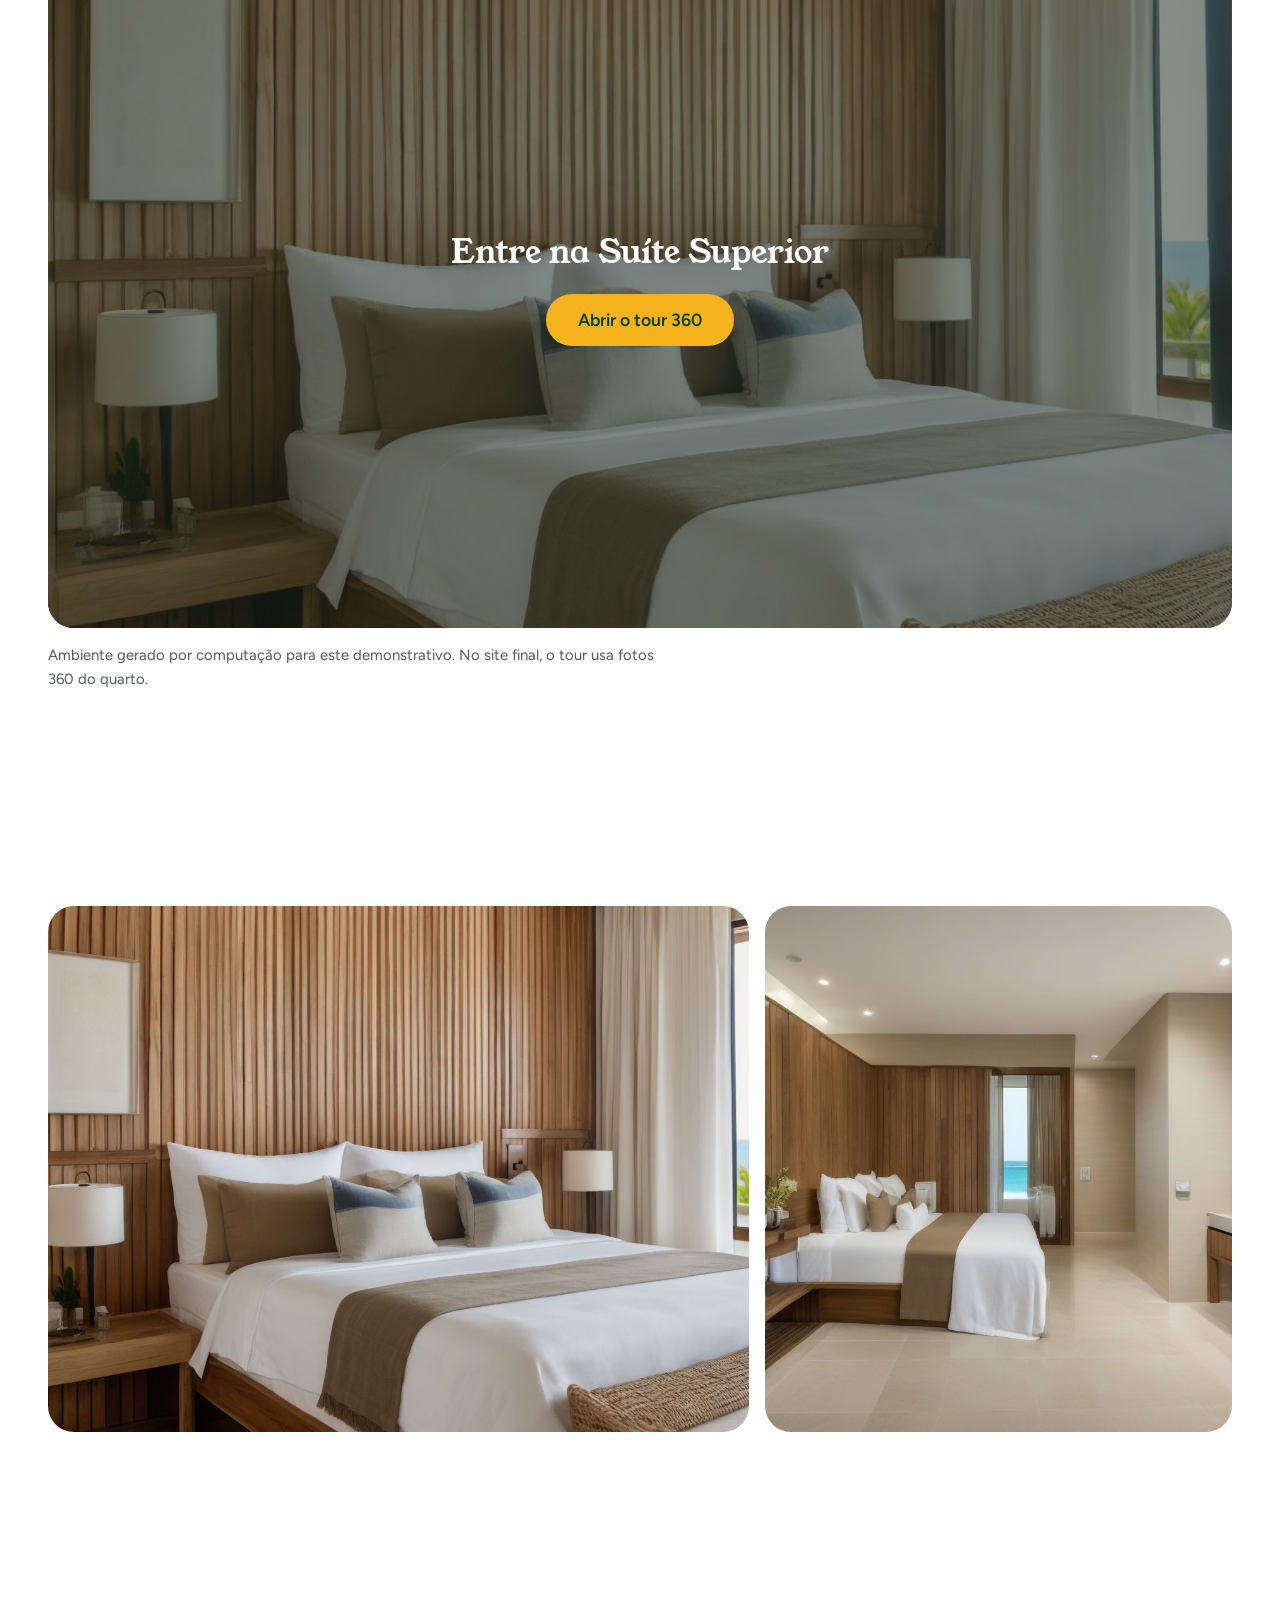
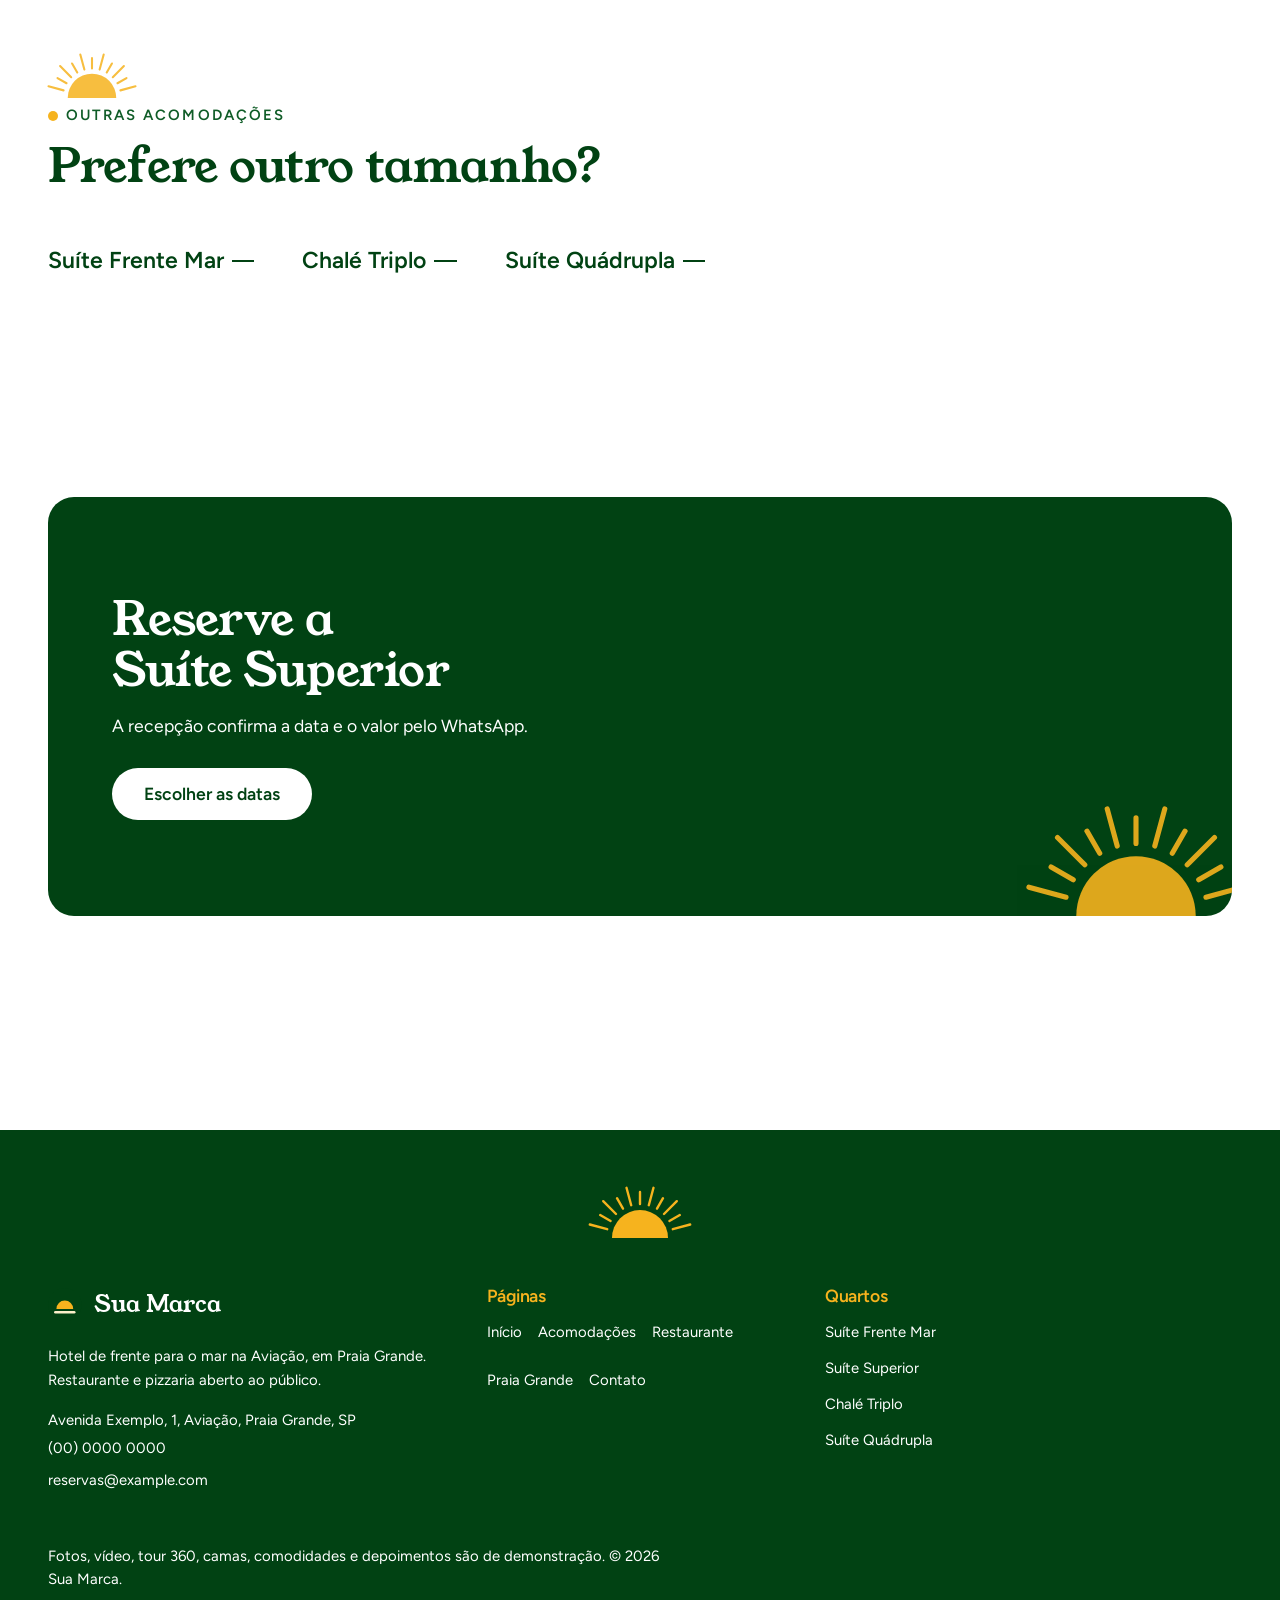
<file: suite-superior.html>
<!doctype html>
<html lang="pt-BR">
<head>
<meta charset="utf-8">
<meta name="viewport" content="width=device-width, initial-scale=1">
<title>Suíte Superior em Praia Grande, de frente para o mar | Sua Marca</title>
<meta name="description" content="Suíte Superior no hotel de frente para o mar da Aviação, em Praia Grande: Mais espaço, cama grande e madeira por todo lado. Tour 360 e reserva pelo WhatsApp.">
<link rel="canonical" href="https://lugusofficial.github.io/hotel-frente-mar-praia-grande/suite-superior.html">
<meta property="og:type" content="website">
<meta property="og:site_name" content="Sua Marca">
<meta property="og:title" content="Suíte Superior em Praia Grande, de frente para o mar | Sua Marca">
<meta property="og:description" content="Suíte Superior no hotel de frente para o mar da Aviação, em Praia Grande: Mais espaço, cama grande e madeira por todo lado. Tour 360 e reserva pelo WhatsApp.">
<meta property="og:url" content="https://lugusofficial.github.io/hotel-frente-mar-praia-grande/suite-superior.html">
<meta property="og:image" content="assets/frente-mar-2.jpg">
<meta name="twitter:card" content="summary_large_image">
<meta name="theme-color" content="#014213">
<link rel="icon" href="assets/favicon.svg" type="image/svg+xml">
<link rel="preconnect" href="https://fonts.googleapis.com">
<link rel="preconnect" href="https://fonts.gstatic.com" crossorigin>
<link rel="stylesheet" href="https://fonts.googleapis.com/css2?family=Young+Serif&family=Figtree:wght@400;600&display=swap">
<link rel="stylesheet" href="css/tokens.css?v=3a400d22">
<link rel="stylesheet" href="css/base.css?v=050fb767">
<link rel="stylesheet" href="css/site.css?v=3a13e930">
<script type="application/ld+json">{"@context": "https://schema.org", "@type": "Hotel", "name": "Sua Marca", "description": "Hotel de frente para o mar no bairro Aviação, em Praia Grande, com restaurante e pizzaria aberto ao público.", "url": "https://lugusofficial.github.io/hotel-frente-mar-praia-grande/", "telephone": "+0000000000", "email": "reservas@example.com", "address": {"@type": "PostalAddress", "streetAddress": "Avenida Exemplo, 1", "addressLocality": "Praia Grande", "addressRegion": "SP", "addressCountry": "BR"}, "amenityFeature": [{"@type": "LocationFeatureSpecification", "name": "Restaurante", "value": true}, {"@type": "LocationFeatureSpecification", "name": "Wifi grátis", "value": true}, {"@type": "LocationFeatureSpecification", "name": "Ar condicionado", "value": true}]}</script>
<script type="module" src="js/tour.js?v=98011144"></script>
<script src="js/main.js?v=dd145b68" defer></script>
<script src="js/atendente.js?v=088902ae" defer></script>
</head>
<body>
<a class="skip-link" href="#main">Pular para o conteúdo</a>
<header class="site-header">
  <div class="container site-header__inner">
    <a class="brand" href="index.html" aria-label="Sua Marca, página inicial"><svg class="brand__marca" viewBox="0 0 32 32" aria-hidden="true" focusable="false"><circle cx="16" cy="16" r="16" fill="#014213"/><path d="M8 20a8 8 0 0 1 16 0z" fill="#f6b31e"/><path d="M7 23h18" stroke="#fcefca" stroke-width="2.4" stroke-linecap="round"/></svg><span>Sua Marca</span></a>
    <button class="nav-toggle" type="button" aria-expanded="false" aria-controls="site-nav">
      <svg class="icon icon--menu" viewBox="0 0 24 24" aria-hidden="true" focusable="false"><path d="M4 7h16M4 12h16M4 17h16"/></svg>
      <svg class="icon icon--close" viewBox="0 0 24 24" aria-hidden="true" focusable="false" hidden><path d="M6 6l12 12M18 6L6 18"/></svg>
      <span class="visually-hidden">Menu</span>
    </button>
    <nav class="site-nav" id="site-nav" aria-label="Principal" data-open="false">
      <ul><li><a href="acomodacoes.html">Acomodações</a></li><li><a href="restaurante.html">Restaurante</a></li><li><a href="praia-grande.html">Praia Grande</a></li><li><a href="contato.html">Contato</a></li></ul>
      <a class="btn btn--primary" href="#reservar">Reservar</a>
    </nav>
  </div>
</header>
<main id="main">
  <section class="topo hero">
    <div class="container topo__grade">
      <div class="stack">
        <p class="kicker">Acomodação</p>
        <h1>Suíte Superior</h1>
        <p class="lead">Mais espaço, cama grande e madeira por todo lado.</p>
        <div class="cluster"><a class="btn btn--primary" href="#reservar">Reservar este quarto</a></div>
      </div>
      <div class="topo__foto"><img src="assets/superior-1.jpg" alt="Suíte com cama de casal grande, cabeceira de ripas de madeira, almofadas cinza e janela com um pedaço do mar" width="1216" height="832" decoding="async"></div>
    </div>
  </section>

<div class="reserva" id="reservar">
  <form class="container reserva__form" action="contato.html" method="get" data-reserva data-whatsapp="https://wa.me/0000000000" data-quarto="Suíte Superior">
    <p class="reserva__titulo">Reserve direto com a gente</p>
    <div class="field"><label for="r-entrada">Entrada</label><input id="r-entrada" name="entrada" type="date" required></div>
    <div class="field"><label for="r-saida">Saída</label><input id="r-saida" name="saida" type="date" required></div>
    <div class="field"><label for="r-adultos">Adultos</label><select id="r-adultos" name="adultos"><option value="1">1 adulto</option><option value="2" selected>2 adultos</option><option value="3">3 adultos</option><option value="4">4 adultos</option></select></div>
    <div class="field"><label for="r-criancas">Crianças</label><select id="r-criancas" name="criancas"><option value="0" selected>Sem crianças</option><option value="1">1 criança</option><option value="2">2 crianças</option><option value="3">3 crianças</option></select></div>
    <button class="btn btn--primary" type="submit"><svg class="icon icon--wa" viewBox="0 0 24 24" aria-hidden="true" focusable="false"><path d="M17.47 14.38c-.3-.15-1.76-.87-2.03-.97-.27-.1-.47-.15-.67.15-.2.3-.77.97-.94 1.17-.17.2-.35.22-.65.07-.3-.15-1.26-.46-2.4-1.48-.89-.79-1.49-1.77-1.66-2.07-.17-.3-.02-.46.13-.61.13-.13.3-.35.45-.52.15-.17.2-.3.3-.5.1-.2.05-.37-.02-.52-.07-.15-.67-1.62-.92-2.22-.24-.58-.49-.5-.67-.51h-.57c-.2 0-.52.07-.8.37-.27.3-1.04 1.02-1.04 2.48s1.07 2.88 1.21 3.08c.15.2 2.1 3.2 5.08 4.49.71.31 1.26.49 1.69.63.71.23 1.36.2 1.87.12.57-.09 1.76-.72 2.01-1.41.25-.7.25-1.29.17-1.41-.07-.13-.27-.2-.57-.35zM12.05 21.5h-.01a9.4 9.4 0 0 1-4.79-1.31l-.34-.2-3.56.93.95-3.47-.22-.36a9.38 9.38 0 0 1-1.44-5.01c0-5.19 4.23-9.41 9.42-9.41a9.36 9.36 0 0 1 6.66 2.76 9.35 9.35 0 0 1 2.75 6.66c0 5.19-4.23 9.41-9.42 9.41zm8.02-17.43A11.27 11.27 0 0 0 12.05.75C5.8.75.72 5.83.72 12.08c0 2 .52 3.95 1.52 5.66L.62 23.25l5.65-1.48a11.3 11.3 0 0 0 5.78 1.48h.01c6.25 0 11.33-5.08 11.33-11.33 0-3.03-1.18-5.87-3.32-8.01z"/></svg>Reservar</button>
    <p class="form-status visually-hidden" role="status"></p>
  </form>
</div>

  <section class="section" aria-labelledby="como-titulo">
    <div class="container ficha-grade">
      <div class="stack">
        <h2 id="como-titulo">Como é</h2>
        <p class="lead">Cama de casal grande, cabeceira de madeira e espaço para abrir a mala sem tropeçar. Boa para quem fica a semana inteira.</p>
      </div>
      <div class="stack">
        <dl class="ficha">
          <div><dt>Camas</dt><dd>1 de casal grande</dd></div>
          <div><dt>Pessoas</dt><dd>até 2</dd></div>
          <div><dt>Vista</dt><dd>Lateral, com um pedaço do mar</dd></div>
          <div><dt>Diária</dt><dd>consulte pelo WhatsApp</dd></div>
        </dl>
        <ul class="comodidades"><li>Ar condicionado</li><li>TV</li><li>Frigobar</li><li>Banheiro privativo</li><li>Wifi grátis</li></ul>
      </div>
    </div>
  </section>

  <section class="section" aria-labelledby="tour-titulo">
    <div class="container tour" data-tour>
      <div class="cabeca">
        <p class="kicker">Tour 360</p>
        <h2 id="tour-titulo">Olhe o quarto em 360°</h2>
        <p class="lead">Arraste para olhar em volta.</p>
      </div>
      <div class="tour__palco" data-tour-palco tabindex="0" aria-label="Tour 360 do quarto Suíte Superior. Arraste ou use as setas para girar.">
        <canvas aria-hidden="true"></canvas>
        <div class="tour__portas" data-tour-portas></div>
        <p class="tour__onde" data-tour-onde>Suíte Superior</p>
        <div class="tour__controles">
          <button type="button" data-tour-tela aria-label="Tela cheia"><svg class="icon" viewBox="0 0 24 24" aria-hidden="true" focusable="false"><path d="M4 9V4h5M20 9V4h-5M4 15v5h5M20 15v5h-5"/></svg></button>
          <button type="button" data-tour-mov="giro:-1" aria-label="Girar para a esquerda"><svg class="icon" viewBox="0 0 24 24" aria-hidden="true" focusable="false"><path d="M15 6l-6 6 6 6"/></svg></button>
          <button type="button" data-tour-mov="giro:1" aria-label="Girar para a direita"><svg class="icon" viewBox="0 0 24 24" aria-hidden="true" focusable="false"><path d="M9 6l6 6-6 6"/></svg></button>
        </div>
        <div class="tour__veu" data-tour-veu aria-hidden="true"></div>
        <div class="tour__capa">
          <img src="assets/superior-1.jpg" alt="Suíte com cama de casal grande, cabeceira de ripas de madeira, almofadas cinza e janela com um pedaço do mar" width="1216" height="832" loading="lazy" decoding="async">
          <div>
            <p>Entre na Suíte Superior</p>
            <button class="btn btn--primary" type="button" data-tour-entrar>Abrir o tour 360</button>
          </div>
        </div>
      </div>
      <p class="visually-hidden" role="status" data-tour-status></p>
      <p class="tour__aviso" data-tour-aviso hidden>O tour não abriu neste navegador. As fotos e a descrição estão logo abaixo.</p>
      <p class="tour__dica">Ambiente gerado por computação para este demonstrativo. No site final, o tour usa fotos 360 do quarto.</p>
    </div>
  </section>
<script type="application/json" id="tour-dados">{"inicio": "superior", "nos": {"superior": {"nome": "Suíte Superior", "olhar": 0.35, "andar": 1.2, "dica": "Arraste para olhar em volta.", "links": [], "img": "assets/tour/superior.jpg", "dist": "assets/tour/superior-d.png"}}}</script>

  <section class="section">
    <div class="container">
      <h2 class="visually-hidden">Fotos</h2>
      <div class="galeria" data-reveal-filhos>
        <img src="assets/superior-1.jpg" alt="Suíte com cama de casal grande, cabeceira de ripas de madeira, almofadas cinza e janela com um pedaço do mar" width="1216" height="832" loading="lazy" decoding="async">
        <img src="assets/superior-2.jpg" alt="Suíte ampla com cama de casal, parede de madeira e bancada de pia clara do lado direito" width="1216" height="832" loading="lazy" decoding="async">
      </div>
    </div>
  </section>

  <section class="section" aria-labelledby="outros-titulo">
    <div class="container">
      <div class="cabeca">
        <p class="kicker">Outras acomodações</p>
        <h2 id="outros-titulo">Prefere outro tamanho?</h2>
      </div>
      <div class="outros"><a class="link-seta" href="suite-frente-mar.html">Suíte Frente Mar</a><a class="link-seta" href="chale-triplo.html">Chalé Triplo</a><a class="link-seta" href="suite-quadrupla.html">Suíte Quádrupla</a></div>
    </div>
  </section>

  <section class="section chamada">
    <div class="container">
      <div class="chamada__bloco">
        <h2>Reserve a Suíte Superior</h2>
        <p>A recepção confirma a data e o valor pelo WhatsApp.</p>
        <a class="btn btn--claro" href="#reservar">Escolher as datas</a>
      </div>
    </div>
  </section>
</main>

<div class="atendente" data-atendente data-whatsapp="https://wa.me/0000000000" hidden>
  <button class="atendente__abrir" type="button" data-atendente-abrir aria-expanded="false" aria-controls="atendente-painel">
    <svg class="atendente__icone" viewBox="0 0 24 24" aria-hidden="true" focusable="false"><path d="M4 5h16v11H9l-5 4z"/></svg>
    <span>Falar com o hotel</span>
  </button>
  <div class="atendente__painel" id="atendente-painel" role="dialog" aria-labelledby="atendente-titulo" data-atendente-painel hidden>
    <div class="atendente__topo">
      <p class="atendente__titulo" id="atendente-titulo">Atendente de demonstração</p>
      <button class="atendente__fechar" type="button" data-atendente-fechar>
        <svg class="icon" viewBox="0 0 24 24" aria-hidden="true" focusable="false"><path d="M6 6l12 12M18 6L6 18"/></svg>
        <span class="visually-hidden">Fechar a conversa</span>
      </button>
    </div>
    <ol class="atendente__mensagens" data-atendente-mensagens aria-live="polite"></ol>
    <ul class="atendente__chips" data-atendente-chips></ul>
    <form class="atendente__form" data-atendente-form>
      <label class="visually-hidden" for="atendente-texto">Sua mensagem</label>
      <input id="atendente-texto" type="text" autocomplete="off" maxlength="200" placeholder="Pergunte sobre quartos, vista ou o restaurante">
      <button class="atendente__enviar" type="submit">Enviar</button>
    </form>
    <p class="atendente__aviso">Respostas automáticas de demonstração. Para reservar, a conversa segue no WhatsApp.</p>
  </div>
</div>
<footer class="site-footer">
  <div class="sol-divisor" aria-hidden="true"></div>
  <div class="container">
    <div class="rodape">
      <div class="stack">
        <a class="brand" href="index.html" aria-label="Sua Marca, página inicial"><svg class="brand__marca" viewBox="0 0 32 32" aria-hidden="true" focusable="false"><circle cx="16" cy="16" r="16" fill="#014213"/><path d="M8 20a8 8 0 0 1 16 0z" fill="#f6b31e"/><path d="M7 23h18" stroke="#fcefca" stroke-width="2.4" stroke-linecap="round"/></svg><span>Sua Marca</span></a>
        <p>Hotel de frente para o mar na Aviação, em Praia Grande. Restaurante e pizzaria aberto ao público.</p>
        <p>Avenida Exemplo, 1, Aviação, Praia Grande, SP<br><a href="tel:+0000000000">(00) 0000 0000</a><br><a href="mailto:reservas@example.com">reservas@example.com</a></p>
      </div>
      <nav aria-label="Rodapé">
        <h2>Páginas</h2>
        <ul><li><a href="index.html">Início</a></li><li><a href="acomodacoes.html">Acomodações</a></li><li><a href="restaurante.html">Restaurante</a></li><li><a href="praia-grande.html">Praia Grande</a></li><li><a href="contato.html">Contato</a></li></ul>
      </nav>
      <div>
        <h2>Quartos</h2>
        <ul><li><a href="suite-frente-mar.html">Suíte Frente Mar</a></li><li><a href="suite-superior.html">Suíte Superior</a></li><li><a href="chale-triplo.html">Chalé Triplo</a></li><li><a href="suite-quadrupla.html">Suíte Quádrupla</a></li></ul>
      </div>
    </div>
    <p class="rodape__fim">Fotos, vídeo, tour 360, camas, comodidades e depoimentos são de demonstração. © <span data-year>2026</span> Sua Marca.</p>
  </div>
</footer>
</body>
</html>
</file>
<file: css/tokens.css>
/* Tokens escritos a mao a partir do DESIGN.md do projeto: sol nascendo no mar.
   Branco dominante, o verde escuro da marca no texto forte, botoes e rodape,
   o amarelo do sol em blocos com texto verde em cima e o creme para alternar
   secoes. Sem vermelho, sem azul. */
:root {
  --branco: #ffffff;
  --verde: #014213;
  --verde-medio: #0f5c27;
  --sol: #f6b31e;
  --creme: #fcefca;
  --tinta: #1c2a1f;
  --cinza: #4f5b52;
  --linha: #e8dfc4;

  --color-bg: var(--branco);
  --color-text: var(--tinta);
  --color-muted: var(--cinza);
  --color-surface: var(--creme);
  --color-rule: var(--linha);
  --color-accent: var(--verde);
  --color-on-accent: var(--branco);
  --color-focus: var(--verde);

  /* Duas familias (teto do build-rules): Young Serif nos titulos, Figtree no
     texto, rotulos e botoes. O DESIGN.md pede ainda a Basic no texto corrido;
     ficou fora por ser a terceira familia. */
  --font-display: "Young Serif", Georgia, "Times New Roman", serif;
  --font-body: "Figtree", system-ui, -apple-system, "Segoe UI", sans-serif;
  --weight-display: 400;
  --weight-display-strong: 400;
  --weight-body: 400;
  --weight-body-medium: 600;

  --step--1: clamp(0.88rem, 0.85rem + 0.1vw, 0.94rem);
  --step-0: clamp(1rem, 0.96rem + 0.2vw, 1.1rem);
  --step-1: clamp(1.2rem, 1.12rem + 0.4vw, 1.45rem);
  --step-2: clamp(1.5rem, 1.3rem + 0.9vw, 2.05rem);
  --step-3: clamp(2rem, 1.6rem + 1.7vw, 3rem);
  --step-4: clamp(2.4rem, 1.8rem + 2.6vw, 4rem);
  --step-5: clamp(2.7rem, 1.9rem + 3.8vw, 5.2rem);
  --leading-body: 1.6;
  --leading-tight: 1.08;
  --measure: 62ch;

  --space-1: 0.25rem;
  --space-2: 0.5rem;
  --space-3: 0.75rem;
  --space-4: 1rem;
  --space-5: 1.5rem;
  --space-6: 2rem;
  --space-7: 3rem;
  --space-8: 4rem;
  --space-9: 6rem;
  --gutter: 1.25rem;
  --container: 74rem;
  --section-gap: clamp(5rem, 3.5rem + 4vw, 7rem);

  --radius-sm: 8px;
  --radius-md: 18px;
  --radius-lg: 26px;
  --radius-pill: 999px;

  /* Diametro do carimbo redondo do sol. */
  --carimbo: 5.5rem;
  /* Altura do arco do sol atras dos titulos. */
  --sol-altura: 5rem;

  --sombra: 0 14px 40px color-mix(in srgb, var(--verde) 22%, transparent);
}
</file>
<file: css/base.css>
/* Generated by scaffold.py. Base layer: reset, typography, primitives. Do not duplicate these rules in site.css. */
*, *::before, *::after { box-sizing: border-box; }
* { margin: 0; }
html { -webkit-text-size-adjust: 100%; scroll-behavior: smooth; }
body {
  background: var(--color-bg);
  color: var(--color-text);
  font-family: var(--font-body);
  font-weight: var(--weight-body);
  font-size: var(--step-0);
  line-height: var(--leading-body);
  -webkit-font-smoothing: antialiased;
  overflow-wrap: anywhere;
}
img, svg, video { display: block; max-width: 100%; height: auto; }
img { border-radius: var(--radius-md); }
input, button, textarea, select { font: inherit; color: inherit; }
button { cursor: pointer; }
a { color: inherit; text-decoration-thickness: 1px; text-underline-offset: 0.15em; cursor: pointer; }
ul, ol { list-style: none; padding: 0; }
[hidden] { display: none !important; }
table { border-collapse: collapse; width: 100%; }
th, td { text-align: left; padding: var(--space-2) 0; vertical-align: top; }
hr, .rule { border: 0; border-top: 1px solid var(--color-rule); }

h1, h2, h3, h4 {
  font-family: var(--font-display);
  font-weight: var(--weight-display);
  line-height: var(--leading-tight);
  letter-spacing: -0.01em;
  text-wrap: balance;
}
h1 { font-size: var(--step-5); }
h2 { font-size: var(--step-3); }
h3 { font-size: var(--step-1); }
p, li, td, th, dd, dt, label, blockquote { max-width: var(--measure); }
.lead { font-size: var(--step-1); color: var(--color-muted); }
.muted { color: var(--color-muted); }
.label { font-size: var(--step--1); letter-spacing: 0.08em; text-transform: uppercase; color: var(--color-muted); }
.display { font-size: var(--step-4); font-family: var(--font-display); font-weight: var(--weight-display); line-height: var(--leading-tight); }

/* Layout primitives */
.container { width: min(100% - 2 * var(--gutter), var(--container)); margin-inline: auto; }
.container--narrow { max-width: 40rem; }
.container--wide { max-width: 90rem; }
.section { padding-block: var(--section-gap); }
.stack > * + * { margin-top: var(--space-4); }
.stack--lg > * + * { margin-top: var(--space-6); }
.stack--xl > * + * { margin-top: var(--space-8); }
.cluster { display: flex; flex-wrap: wrap; gap: var(--space-4); align-items: center; }
.split { display: grid; gap: var(--space-6); align-items: start; }
.grid { display: grid; gap: var(--space-6) var(--space-7); }
.media { border-radius: var(--radius-lg); overflow: hidden; }
.media img { border-radius: inherit; width: 100%; }
.surface { background: var(--color-surface); border-radius: var(--radius-lg); padding: var(--space-6); }
.numeral { font-family: var(--font-display); font-size: var(--step-4); line-height: 1; color: var(--color-muted); }
@media (min-width: 48em) {
  .split { grid-template-columns: repeat(2, minmax(0, 1fr)); gap: var(--space-8); }
  .split--wide-media { grid-template-columns: 5fr 7fr; }
  .split--wide-text { grid-template-columns: 7fr 5fr; }
  .grid--3 { grid-template-columns: repeat(3, minmax(0, 1fr)); }
  .grid--2 { grid-template-columns: repeat(2, minmax(0, 1fr)); }
  .surface { padding: var(--space-8); }
}

/* Buttons: pill by default, one primary per viewport */
.btn {
  display: inline-flex; align-items: center; justify-content: center; gap: var(--space-2);
  min-height: 3rem; padding: var(--space-3) var(--space-6);
  border-radius: var(--radius-pill); border: 0;
  font-weight: var(--weight-body-medium); text-decoration: none; cursor: pointer;
  transition: opacity 150ms ease, transform 150ms ease;
}
.btn--primary { background: var(--color-accent); color: var(--color-on-accent); }
.btn--primary:hover { opacity: 0.9; }
.btn--primary:active { transform: translateY(1px); }
.btn--link { padding-inline: 0; min-height: auto; text-decoration: underline; text-underline-offset: 0.2em; }
.icon { width: 1.25em; height: 1.25em; fill: none; stroke: currentColor; stroke-width: 1.75; stroke-linecap: round; stroke-linejoin: round; flex: none; }

/* Header and navigation */
.site-header { padding-block: var(--space-4); }
.site-header__inner { display: flex; align-items: center; justify-content: space-between; gap: var(--space-4); flex-wrap: wrap; }
.brand { font-family: var(--font-display); font-weight: var(--weight-display-strong); font-size: var(--step-1); text-decoration: none; }
.nav-toggle { background: none; border: 0; padding: var(--space-2); border-radius: var(--radius-pill); display: inline-flex; }
.site-nav { display: none; width: 100%; padding-top: var(--space-4); }
.site-nav[data-open="true"] { display: block; }
.site-nav ul { display: flex; flex-direction: column; gap: var(--space-3); margin-bottom: var(--space-4); }
.site-nav a:not(.btn) { text-decoration: none; padding-block: var(--space-2); display: inline-block; }
.site-nav a:not(.btn):hover { text-decoration: underline; }
@media (min-width: 48em) {
  .nav-toggle { display: none; }
  .site-nav { display: flex; width: auto; padding: 0; align-items: center; gap: var(--space-6); }
  .site-nav ul { flex-direction: row; gap: var(--space-5); margin: 0; }
}

/* Forms: visible labels, one rule per field */
.field { display: grid; gap: var(--space-2); }
.field input, .field textarea {
  width: 100%; padding: var(--space-3) var(--space-4);
  background: transparent; border: 1px solid var(--color-rule); border-radius: var(--radius-md);
}
.field textarea { min-height: 8rem; resize: vertical; }
.form-status { color: var(--color-muted); min-height: 1.5em; }

/* Footer */
.site-footer { padding-block: var(--space-8) var(--space-6); color: var(--color-muted); font-size: var(--step--1); }
.site-footer nav ul { display: flex; flex-wrap: wrap; gap: var(--space-4); }
.site-footer a { text-decoration: none; }
.site-footer a:hover { text-decoration: underline; }

/* Accessibility */
.visually-hidden { position: absolute; width: 1px; height: 1px; overflow: hidden; clip: rect(0 0 0 0); white-space: nowrap; }
.skip-link { position: absolute; left: -999px; top: var(--space-4); z-index: 10; background: var(--color-accent); color: var(--color-on-accent); padding: var(--space-3) var(--space-5); border-radius: var(--radius-pill); text-decoration: none; }
.skip-link:focus { left: var(--space-4); }
:focus-visible { outline: 2px solid var(--color-focus); outline-offset: 3px; border-radius: var(--radius-sm); }
@media (prefers-reduced-motion: reduce) {
  *, *::before, *::after { animation-duration: 0.01ms !important; animation-iteration-count: 1 !important; transition-duration: 0.01ms !important; scroll-behavior: auto !important; }
}
</file>
<file: css/site.css>
/* Camada do site: sol nascendo no mar. Branco dominante, o verde escuro da
   marca em titulos, botoes e rodape, o amarelo do sol em blocos com texto
   verde (carimbos redondos, faixa do restaurante), creme para alternar e o
   arco do sol nascente (assets/sol.svg) atras dos titulos e no divisor do
   heroi. So tokens. */

body { overflow-x: hidden; color: var(--tinta); }
h1, h2, h3 { color: var(--verde); letter-spacing: -0.01em; }
h2 { font-size: var(--step-3); }
.lead { color: var(--cinza); }

/* Rotulo com o pontinho do sol na frente */
.kicker { display: inline-flex; align-items: center; gap: var(--space-2); font-weight: var(--weight-body-medium); font-size: var(--step--1); letter-spacing: 0.14em; text-transform: uppercase; color: var(--verde-medio); }
.kicker::before { content: ""; width: 0.6rem; height: 0.6rem; border-radius: var(--radius-pill); background: var(--sol); flex: none; }

/* Cabeca de secao: o arco do sol nasce atras do rotulo e do titulo */
.cabeca { position: relative; isolation: isolate; display: grid; gap: var(--space-3); margin-bottom: var(--space-7); max-width: 46rem; padding-top: calc(var(--sol-altura) * 0.72); }
.cabeca::before { content: ""; position: absolute; z-index: -1; left: calc(-1 * var(--space-2)); top: 0; width: calc(var(--sol-altura) * 1.3); height: calc(var(--sol-altura) * 0.65); background: url("../assets/sol.svg") no-repeat left bottom / contain; opacity: 0.85; }
.stack > .cabeca { margin-bottom: var(--space-2); }

/* Divisor: o sol nascendo sobre a linha do horizonte */
.sol-divisor { height: calc(var(--sol-altura) * 0.75); background: url("../assets/sol.svg") no-repeat center bottom / contain; }

/* Botoes */
.btn { font-weight: var(--weight-body-medium); transition: background-color 200ms ease, color 200ms ease, transform 200ms ease; }
.btn:hover { transform: translateY(-2px); }
.btn--primary:hover { opacity: 1; background: var(--verde-medio); }
.btn--claro { background: var(--branco); color: var(--verde); }
.btn--claro:hover { background: var(--creme); }
.btn .icon--wa { width: 1.3em; height: 1.3em; fill: currentColor; stroke: none; }
.link-seta { font-weight: var(--weight-body-medium); color: var(--verde); text-decoration: none; display: inline-flex; align-items: center; gap: var(--space-2); min-height: 44px; }
.link-seta::after { content: ""; width: 1.4rem; height: 2px; background: currentColor; transition: width 250ms ease; }
.link-seta:hover::after { width: 2.4rem; }

/* Cabecalho */
.site-header { position: sticky; top: 0; z-index: 30; background: var(--branco); transition: background-color 250ms ease; }
.site-header.is-sobre { background: transparent; }
.site-header.is-sobre .brand, .site-header.is-sobre .nav-toggle, .site-header.is-sobre .site-nav a:not(.btn) { color: var(--branco); }
.site-header.is-aberto { background: var(--branco); }
.site-header.is-aberto .brand, .site-header.is-aberto .nav-toggle, .site-header.is-aberto .site-nav a:not(.btn) { color: var(--verde); }
.brand { display: inline-flex; align-items: center; gap: var(--space-3); font-size: var(--step-1); color: var(--verde); }
.brand__marca { width: 2.1rem; height: 2.1rem; flex: none; }
.nav-toggle { color: var(--verde); min-width: 44px; min-height: 44px; align-items: center; justify-content: center; }
.site-nav a:not(.btn) { font-weight: var(--weight-body-medium); color: var(--verde); }
.site-nav a[aria-current="page"]:not(.btn) { text-decoration: underline; text-decoration-color: var(--sol); text-decoration-thickness: 3px; text-underline-offset: 0.45em; }
@media (min-width: 48em) and (max-width: 67.99em) {
  .nav-toggle { display: inline-flex; }
  .site-nav { display: none; width: 100%; padding-top: var(--space-4); }
  .site-nav[data-open="true"] { display: block; }
  .site-nav ul { flex-direction: column; gap: var(--space-3); margin-bottom: var(--space-4); }
}

/* Heroi de video. Sem o video, o fundo e o verde da marca. */
.cena { position: relative; min-height: 100svh; margin-top: calc(-1 * var(--altura-header, 4.5rem)); display: grid; align-items: end; color: var(--branco); overflow: hidden; background: var(--verde); }
.cena__midia, .cena__midia video, .cena__midia img { position: absolute; inset: 0; width: 100%; height: 100%; object-fit: cover; }
.cena__midia img { border-radius: inherit; }
.cena__midia::after { content: ""; position: absolute; inset: 0; background: color-mix(in srgb, var(--tinta) 42%, transparent); }
.cena video::-webkit-media-controls-start-playback-button { display: none; }
.cena__texto { position: relative; z-index: 1; display: grid; gap: var(--space-4); justify-items: start; padding-block: var(--space-9) var(--space-9); }
.cena .kicker, .cena h1, .cena .link-seta { color: var(--branco); }
.cena h1 { font-size: var(--step-5); max-width: 13ch; }
.cena p { font-size: var(--step-1); max-width: 36ch; }
.cena .cluster { margin-top: var(--space-3); gap: var(--space-5); }
.cena .btn--primary { background: var(--sol); color: var(--verde); }
.cena .btn--primary:hover { background: var(--creme); }
.cena__seta { position: absolute; z-index: 1; left: var(--gutter); bottom: var(--space-5); width: 2.75rem; height: 2.75rem; display: grid; place-items: center; border-radius: var(--radius-pill); color: var(--verde); background: var(--sol); text-decoration: none; animation: desce 2.6s ease-in-out infinite; }
@keyframes desce { 0%, 100% { transform: translateY(0); } 50% { transform: translateY(8px); } }
@media (min-width: 48em) { .cena__seta { display: none; } }
.cena + .sol-divisor { margin-top: var(--space-6); }

/* Topo das paginas internas: foto com o sol redondo nascendo atras */
.topo { padding-block: var(--space-7) var(--space-8); }
.topo__grade { display: grid; gap: var(--space-7); align-items: center; }
@media (min-width: 52em) { .topo__grade { grid-template-columns: 6fr 5fr; gap: var(--space-8); } }
.topo h1 { font-size: var(--step-4); max-width: 16ch; }
.topo .cluster { margin-top: var(--space-5); }
.topo__foto { position: relative; isolation: isolate; margin-right: var(--space-4); margin-top: var(--space-4); }
.topo__foto::before { content: ""; position: absolute; z-index: -1; right: calc(-1 * var(--space-4)); top: calc(-1 * var(--space-4)); width: 38%; aspect-ratio: 1; border-radius: var(--radius-pill); background: var(--sol); }
.topo__foto img { width: 100%; aspect-ratio: 4 / 3; object-fit: cover; border-radius: var(--radius-lg); }

/* Carimbo: o sol redondo, texto verde */
.carimbo { display: inline-grid; place-content: center; text-align: center; flex: none; width: var(--carimbo); aspect-ratio: 1; border-radius: var(--radius-pill); background: var(--sol); color: var(--verde); font-size: var(--step--1); font-weight: var(--weight-body-medium); line-height: 1.15; }
.carimbo strong { font-family: var(--font-display); font-weight: var(--weight-display); font-size: var(--step-2); line-height: 1; }
.carimbo--canto { position: absolute; right: var(--space-4); bottom: calc(-1 * var(--space-5)); width: 4.75rem; }

/* Barra de reserva */
.reserva { position: relative; z-index: 2; padding-top: var(--space-5); }
.reserva__form { display: grid; gap: var(--space-4); align-items: end; padding: var(--space-5); border-radius: var(--radius-lg); background: var(--creme); }
.reserva__titulo { font-family: var(--font-display); font-weight: var(--weight-display); font-size: var(--step-1); color: var(--verde); line-height: 1.2; }
.reserva .field label { font-size: var(--step--1); font-weight: var(--weight-body-medium); color: var(--cinza); white-space: nowrap; overflow: hidden; text-overflow: ellipsis; }
@media (min-width: 40em) { .reserva__form { grid-template-columns: repeat(2, minmax(0, 1fr)); } .reserva__titulo { grid-column: 1 / -1; } }
@media (min-width: 64em) { .reserva__form { grid-template-columns: minmax(0, 1.3fr) repeat(4, minmax(0, 1fr)) auto; } .reserva__titulo { grid-column: auto; align-self: center; } }
.reserva .field { min-width: 0; }
.reserva .field input, .reserva .field select { min-width: 0; width: 100%; height: 3rem; padding-block: 0; padding-inline: var(--space-3); line-height: 1.2; }

/* Historia: foto da varanda e o texto */
.historia { display: grid; gap: var(--space-7); align-items: center; }
@media (min-width: 52em) { .historia { grid-template-columns: 5fr 6fr; gap: var(--space-8); } }
.historia__foto img { width: 100%; aspect-ratio: 4 / 5; object-fit: cover; border-radius: var(--radius-lg); }

/* Quartos em grade: e a lista de produtos do hotel */
.quartos { display: grid; gap: var(--space-8) var(--space-6); }
@media (min-width: 40em) { .quartos { grid-template-columns: repeat(2, minmax(0, 1fr)); } }
@media (min-width: 72em) { .quartos { grid-template-columns: repeat(4, minmax(0, 1fr)); } }
.quarto { display: grid; gap: var(--space-2); align-content: start; text-decoration: none; color: inherit; }
.quarto__foto { position: relative; margin-bottom: var(--space-5); }
.quarto__foto img { width: 100%; aspect-ratio: 4 / 3; object-fit: cover; border-radius: var(--radius-lg); transition: transform 400ms ease; }
.quarto:hover .quarto__foto img { transform: translateY(-4px); }
.quarto h3 { font-size: var(--step-2); transition: color 200ms ease; }
.quarto:hover h3 { color: var(--verde-medio); text-decoration: underline; text-decoration-color: var(--sol); text-decoration-thickness: 3px; text-underline-offset: 0.2em; }
.quarto p { color: var(--cinza); }
.quarto .quarto__vista { font-weight: var(--weight-body-medium); font-size: var(--step--1); color: var(--verde-medio); }
.quartos__mais { margin-top: var(--space-7); }

/* Faixa do restaurante: bloco amarelo cheio, texto verde */
.faixa-sol { background: var(--sol); color: var(--verde); }
.faixa-sol h2, .faixa-sol .kicker, .faixa-sol .lead, .faixa-sol p { color: var(--verde); }
.faixa-sol .kicker::before { background: var(--verde); }
.restaurante { display: grid; gap: var(--space-8); align-items: center; }
@media (min-width: 56em) { .restaurante { grid-template-columns: 6fr 5fr; } }
.restaurante__texto { display: grid; gap: var(--space-5); justify-items: start; }
.restaurante__texto h2 { font-size: var(--step-4); max-width: 15ch; }
.restaurante__foto img { width: 100%; aspect-ratio: 4 / 5; object-fit: cover; border-radius: var(--radius-lg); }
.pratos { display: flex; flex-wrap: wrap; gap: var(--space-2) var(--space-5); font-family: var(--font-display); font-size: var(--step-1); }
.pratos li { display: inline-flex; align-items: center; gap: var(--space-2); }
.pratos li::before { content: ""; width: 0.45rem; height: 0.45rem; border-radius: var(--radius-pill); background: var(--verde); flex: none; }

/* Depoimentos */
.avaliacoes { display: grid; gap: var(--space-8); align-items: center; }
@media (min-width: 56em) { .avaliacoes { grid-template-columns: 5fr 6fr; } }
.fonte { margin-top: var(--space-4); font-size: var(--step--1); color: var(--cinza); max-width: 40ch; }
.depo { position: relative; }
.depo__trilho { display: grid; }
.depo__item { grid-area: 1 / 1; margin: 0; opacity: 0; visibility: hidden; transform: translateY(12px); transition: opacity 500ms ease, transform 500ms ease, visibility 0s 500ms; }
.depo__item.is-atual { opacity: 1; visibility: visible; transform: none; transition: opacity 500ms ease, transform 500ms ease; }
.depo blockquote { font-family: var(--font-display); font-weight: var(--weight-display); font-size: var(--step-2); line-height: 1.3; color: var(--verde); max-width: none; }
.depo blockquote::before { content: "\201C"; display: block; font-size: 5rem; line-height: 1; height: 2.8rem; color: var(--sol); }
.depo cite { display: block; margin-top: var(--space-4); font-style: normal; font-weight: var(--weight-body-medium); color: var(--cinza); }
.depo__nav { display: flex; gap: var(--space-1); margin-top: var(--space-5); margin-left: calc(-1 * var(--space-3)); }
.depo__ponto { width: 44px; height: 44px; border: 0; background: none; display: grid; place-items: center; }
.depo__ponto::before { content: ""; width: 0.6rem; height: 0.6rem; border-radius: var(--radius-pill); background: var(--cinza); transition: background-color 300ms ease, transform 300ms ease; }
.depo__ponto[aria-current="true"]::before { background: var(--verde); transform: scale(1.5); }

/* Superficie creme para alternar */
.fundo-creme { background: var(--creme); }

/* Outras categorias, sem pagina propria */
.outras { display: grid; gap: var(--space-6); }
@media (min-width: 48em) { .outras { grid-template-columns: repeat(3, minmax(0, 1fr)); gap: var(--space-7); } }
.outras h3 { font-size: var(--step-2); margin-bottom: var(--space-2); }
.outras p { color: var(--cinza); }

/* Localizacao e listas de fato */
.local { display: grid; gap: var(--space-7); align-items: center; }
@media (min-width: 52em) { .local { grid-template-columns: 6fr 5fr; } }
.local > img { width: 100%; aspect-ratio: 4 / 3; object-fit: cover; border-radius: var(--radius-lg); }
.distancias { display: grid; gap: var(--space-3); margin-block: var(--space-5); }
.distancias li { display: flex; justify-content: space-between; gap: var(--space-4); padding-bottom: var(--space-3); border-bottom: 1px solid var(--linha); }
.distancias li > :first-child { flex: none; }
.distancias li > :last-child { color: var(--cinza); text-align: right; }
.distancias a { color: var(--verde); font-weight: var(--weight-body-medium); }

/* Chamada final: bloco verde com cantos suaves */
.chamada__bloco { position: relative; isolation: isolate; overflow: hidden; display: grid; gap: var(--space-4); justify-items: start; padding: var(--space-8) var(--space-6); border-radius: var(--radius-lg); background: var(--verde); color: var(--branco); }
.chamada__bloco h2 { color: var(--branco); max-width: 18ch; }
.chamada__bloco .btn { margin-top: var(--space-3); }
.chamada__bloco::after { content: ""; position: absolute; z-index: -1; right: calc(-1 * var(--space-6)); bottom: 0; width: calc(var(--sol-altura) * 3.2); height: calc(var(--sol-altura) * 1.6); background: url("../assets/sol.svg") no-repeat right bottom / contain; opacity: 0.9; }
@media (min-width: 48em) { .chamada__bloco { padding: var(--space-9) var(--space-8); } }
@media (max-width: 47.99em) { .chamada__bloco::after { opacity: 0.35; } }

/* Pagina de quarto */
.ficha-grade { display: grid; gap: var(--space-7); }
@media (min-width: 52em) { .ficha-grade { grid-template-columns: 1fr 1fr; gap: var(--space-8); } }
.ficha { display: grid; grid-template-columns: repeat(2, minmax(0, 1fr)); gap: var(--space-4) var(--space-6); }
.ficha div { padding-top: var(--space-3); border-top: 1px solid var(--linha); }
.ficha dt { font-size: var(--step--1); font-weight: var(--weight-body-medium); letter-spacing: 0.1em; text-transform: uppercase; color: var(--cinza); }
.ficha dd { margin: 0; font-family: var(--font-display); font-weight: var(--weight-display); font-size: var(--step-1); color: var(--verde); line-height: 1.3; }
.comodidades { display: flex; flex-wrap: wrap; gap: var(--space-3) var(--space-6); }
.comodidades li { display: inline-flex; align-items: center; gap: var(--space-2); }
.comodidades li::before { content: ""; width: 0.5rem; height: 0.5rem; border-radius: var(--radius-pill); background: var(--sol); flex: none; }
.galeria { display: grid; gap: var(--space-4); }
@media (min-width: 48em) { .galeria { grid-template-columns: minmax(0, 3fr) minmax(0, 2fr); } }
.galeria img { width: 100%; height: 100%; object-fit: cover; border-radius: var(--radius-lg); aspect-ratio: 4 / 3; }
.outros { display: flex; flex-wrap: wrap; gap: var(--space-2) var(--space-7); }
.outros .link-seta { font-size: var(--step-1); }

/* Tabela comparativa */
.comparar { font-size: var(--step-0); }
.comparar th, .comparar td { padding: var(--space-3) var(--space-4) var(--space-3) 0; border-bottom: 1px solid var(--linha); }
.comparar thead th { font-size: var(--step--1); font-weight: var(--weight-body-medium); letter-spacing: 0.1em; text-transform: uppercase; color: var(--cinza); }
.comparar a { color: var(--verde); font-weight: var(--weight-body-medium); }
@media (max-width: 47.99em) { .comparar thead { display: none; } .comparar tr { display: grid; grid-template-columns: 1fr 1fr; padding-block: var(--space-3); } .comparar th { grid-column: 1 / -1; } }

/* Pagina do restaurante */
.mesa { display: grid; gap: var(--space-7); align-items: center; }
@media (min-width: 52em) { .mesa { grid-template-columns: 5fr 6fr; gap: var(--space-8); } }
.mesa > img { width: 100%; aspect-ratio: 4 / 5; object-fit: cover; border-radius: var(--radius-lg); }
.mesa__lista { display: grid; gap: var(--space-1); margin-block: var(--space-5); font-family: var(--font-display); font-size: var(--step-3); line-height: 1.2; color: var(--verde); }
.mesa__lista li { display: flex; align-items: center; gap: var(--space-4); }
.mesa__lista li::before { content: ""; width: 0.8rem; height: 0.8rem; border-radius: var(--radius-pill); background: var(--sol); flex: none; }
.publico { display: grid; gap: var(--space-4); justify-items: start; }
.publico h2 { font-size: var(--step-4); max-width: 16ch; }

/* Pagina de Praia Grande */
.fazer { display: grid; gap: var(--space-5); margin-top: var(--space-5); }
@media (min-width: 40em) { .fazer { grid-template-columns: repeat(2, minmax(0, 1fr)); } }
.fazer li::before { content: ""; display: block; width: 2.5rem; height: 1.25rem; margin-bottom: var(--space-3); background: url("../assets/sol.svg") no-repeat left bottom / contain; }
.fazer h3 { font-size: var(--step-1); margin-bottom: var(--space-2); }
.fazer p { color: var(--cinza); }
.chegar { display: grid; gap: var(--space-7); align-items: center; }
@media (min-width: 52em) { .chegar { grid-template-columns: 6fr 5fr; } }
.chegar > img { width: 100%; aspect-ratio: 4 / 5; object-fit: cover; border-radius: var(--radius-lg); }
.endereco { font-weight: var(--weight-body-medium); margin-bottom: var(--space-5); }

/* Contato */
.contato { display: grid; gap: var(--space-7); align-items: start; }
@media (min-width: 52em) { .contato { grid-template-columns: 6fr 5fr; } }
.form { display: grid; gap: var(--space-4); padding: var(--space-6); border-radius: var(--radius-lg); background: var(--creme); }
.form .grid--2 { gap: var(--space-4); }
.field label { font-weight: var(--weight-body-medium); }
.field input, .field select { width: 100%; min-height: 3rem; padding: var(--space-3) var(--space-4); background: var(--branco); border: 1px solid var(--cinza); border-radius: var(--radius-md); }
.form .btn { justify-self: start; }

/* Tour andavel */
.tour { display: grid; gap: var(--space-4); }
.tour .cabeca { margin-bottom: var(--space-4); }
.tour__palco { position: relative; height: min(76svh, 44rem); min-height: 24rem; border-radius: var(--radius-lg); overflow: hidden; background: var(--verde); outline-offset: 4px; }
.tour__palco:fullscreen { border-radius: var(--radius-sm); height: 100%; }
.tour__palco canvas { position: absolute; inset: 0; width: 100%; height: 100%; touch-action: none; cursor: grab; display: block; }
.tour__palco canvas:active { cursor: grabbing; }
.tour__capa { position: absolute; inset: 0; display: grid; place-items: center; text-align: center; color: var(--branco); z-index: 3; }
.tour__capa img { position: absolute; inset: 0; width: 100%; height: 100%; object-fit: cover; border-radius: inherit; }
.tour__capa::after { content: ""; position: absolute; inset: 0; background: color-mix(in srgb, var(--tinta) 50%, transparent); }
.tour__capa > div { position: relative; z-index: 1; display: grid; gap: var(--space-4); justify-items: center; padding: var(--space-5); }
.tour__capa p { font-family: var(--font-display); font-weight: var(--weight-display); font-size: var(--step-2); max-width: 22ch; }
.tour__capa .btn--primary { background: var(--sol); color: var(--verde); }
.tour__capa .btn--primary:hover { background: var(--creme); }
.tour[data-ativo] .tour__capa { opacity: 0; visibility: hidden; transition: opacity 600ms ease, visibility 0s 600ms; }
.tour__onde { position: absolute; left: var(--space-4); top: var(--space-4); z-index: 2; background: var(--branco); color: var(--verde); font-weight: var(--weight-body-medium); font-size: var(--step--1); padding: var(--space-2) var(--space-4); border-radius: var(--radius-pill); }
.tour__portas { position: absolute; inset: 0; z-index: 2; pointer-events: none; }
.tour__porta { position: absolute; left: 0; top: 0; pointer-events: auto; display: inline-flex; align-items: center; gap: var(--space-2); min-height: 44px; padding: var(--space-2) var(--space-4) var(--space-2) var(--space-2); border: 0; border-radius: var(--radius-pill); background: var(--branco); color: var(--verde); font-weight: var(--weight-body-medium); white-space: nowrap; }
.tour__porta:hover { background: var(--creme); }
.tour__porta--passo { background: var(--verde); color: var(--branco); }
.tour__porta--passo:hover { background: var(--verde-medio); }
.tour__porta--passo .tour__seta { background: var(--sol); }
.tour__porta--passo .tour__seta::before { border-color: var(--verde); }
.tour__porta[data-lado="d"] { flex-direction: row-reverse; padding: var(--space-2) var(--space-2) var(--space-2) var(--space-4); }
.tour__seta { width: 2rem; height: 2rem; border-radius: var(--radius-pill); background: var(--verde); display: grid; place-items: center; animation: desce 2.4s ease-in-out infinite; }
.tour__seta::before { content: ""; width: 0.6rem; height: 0.6rem; border-top: 3px solid var(--branco); border-right: 3px solid var(--branco); transform: rotate(-45deg) translate(-1px, 2px); }
.tour__porta[data-lado="e"] .tour__seta::before { transform: rotate(-135deg) translate(-1px, 2px); }
.tour__porta[data-lado="d"] .tour__seta::before { transform: rotate(45deg) translate(-1px, 2px); }
.tour__controles { position: absolute; right: var(--space-4); bottom: var(--space-4); z-index: 2; display: grid; grid-template-columns: repeat(3, 44px); gap: var(--space-1); }
.tour__controles button { width: 44px; height: 44px; border: 0; border-radius: var(--radius-pill); background: var(--branco); color: var(--verde); display: grid; place-items: center; touch-action: none; }
.tour__controles button:hover { background: var(--creme); }
.tour__controles [data-tour-mov="frente:1"] { grid-column: 2; }
.tour__controles [data-tour-mov="giro:-1"] { grid-column: 1; grid-row: 2; }
.tour__controles [data-tour-mov="frente:-1"] { grid-column: 2; grid-row: 2; }
.tour__controles [data-tour-mov="giro:1"] { grid-column: 3; grid-row: 2; }
.tour__controles [data-tour-tela] { grid-column: 3; grid-row: 1; }
.tour__controles svg { width: 1.3rem; height: 1.3rem; }
.tour:not([data-ativo]) .tour__controles, .tour:not([data-ativo]) .tour__onde { visibility: hidden; }
.tour__veu { position: absolute; inset: 0; z-index: 2; background: var(--branco); opacity: 0; pointer-events: none; transition: opacity 260ms ease; }
.tour__veu.is-on { opacity: 1; }
.tour__aviso { color: var(--verde); font-weight: var(--weight-body-medium); }
.tour__mapa { display: none; }
.tour__dica { font-size: var(--step--1); color: var(--cinza); }

/* Atendente de demonstracao */
.atendente { position: fixed; right: var(--gutter); bottom: var(--space-4); z-index: 40; display: grid; justify-items: end; gap: var(--space-3); }
.atendente__abrir { display: inline-flex; align-items: center; gap: var(--space-2); min-height: 2.75rem; padding: 0 var(--space-4); border: 0; border-radius: var(--radius-pill); background: var(--verde); color: var(--branco); font: inherit; font-size: var(--step--1); font-weight: var(--weight-body-medium); cursor: pointer; transition: background-color 180ms ease; }
.atendente__abrir:hover { background: var(--verde-medio); }
.atendente__icone { width: 1.25rem; height: 1.25rem; flex: none; fill: none; stroke: currentColor; stroke-width: 1.75; }
.atendente[data-aberto="true"] .atendente__abrir { display: none; }
.atendente__painel { width: min(22rem, calc(100vw - 2 * var(--gutter))); max-height: min(32rem, calc(100svh - 6rem)); display: grid; grid-template-rows: auto minmax(0, 1fr) auto auto auto; background: var(--branco); border-radius: var(--radius-lg); box-shadow: var(--sombra); overflow: hidden; }
.atendente__topo { display: flex; justify-content: space-between; align-items: center; gap: var(--space-3); padding: var(--space-3) var(--space-4); background: var(--verde); color: var(--branco); }
.atendente__titulo { margin: 0; font-family: var(--font-display); font-weight: var(--weight-display); font-size: var(--step-0); }
.atendente__fechar { width: 2.75rem; height: 2.75rem; display: grid; place-items: center; padding: 0; background: none; border: 0; color: inherit; cursor: pointer; border-radius: var(--radius-pill); }
.atendente__fechar .icon { width: 1rem; height: 1rem; }
.atendente__mensagens { list-style: none; margin: 0; padding: var(--space-3) var(--space-4); display: grid; gap: var(--space-2); overflow-y: auto; min-height: 8rem; }
.atendente__mensagens li { max-width: 90%; padding: var(--space-2) var(--space-3); border-radius: var(--radius-md); font-size: var(--step--1); line-height: 1.5; background: var(--creme); justify-self: start; }
.atendente__mensagens li[data-de="visitante"] { background: var(--verde); color: var(--branco); justify-self: end; }
.atendente__mensagens ul { margin: var(--space-2) 0; padding-left: 1.1em; list-style: disc; }
.atendente__mensagens li li { max-width: none; padding: 0; background: none; font-size: inherit; }
.atendente__mensagens a { color: inherit; }
.atendente__chips { list-style: none; margin: 0; padding: 0 var(--space-4) var(--space-2); display: flex; flex-wrap: wrap; gap: var(--space-2); }
.atendente__chips button, .atendente__chips a { display: inline-flex; align-items: center; font: inherit; font-size: var(--step--1); min-height: 2.75rem; padding: 0 var(--space-3); border: 0; border-radius: var(--radius-pill); background: var(--creme); color: var(--tinta); text-decoration: none; cursor: pointer; }
.atendente__chips a { background: var(--verde); color: var(--branco); }
.atendente__form { display: flex; gap: var(--space-2); padding: var(--space-2) var(--space-4); }
.atendente__form input { flex: 1; min-width: 0; min-height: 2.75rem; padding: 0 var(--space-3); font: inherit; font-size: var(--step--1); border: 0; border-radius: var(--radius-pill); background: var(--creme); color: var(--tinta); }
.atendente__enviar { min-height: 2.75rem; padding: 0 var(--space-4); border: 0; border-radius: var(--radius-pill); background: var(--verde); color: var(--branco); font: inherit; font-size: var(--step--1); cursor: pointer; }
.atendente__aviso { margin: 0; padding: 0 var(--space-4) var(--space-3); font-size: var(--step--1); color: var(--cinza); }
@media (max-width: 40em) { .atendente { left: auto; } .atendente__painel { width: calc(100vw - 2 * var(--gutter)); max-height: calc(100svh - 5rem); } }

/* Rodape verde (o verde do logo), aberto pelo sol nascendo */
.site-footer { background: var(--verde); color: var(--branco); margin-top: var(--section-gap); padding-block: var(--space-7) var(--space-6); }
.site-footer .sol-divisor { margin-bottom: var(--space-7); }
.site-footer .brand { color: var(--branco); }
.site-footer :focus-visible { outline-color: var(--sol); }
.rodape { display: grid; gap: var(--space-6); }
@media (min-width: 52em) { .rodape { grid-template-columns: 4fr 3fr 4fr; } }
.rodape h2 { font-family: var(--font-body); font-weight: var(--weight-body-medium); font-size: var(--step-0); color: var(--sol); margin-bottom: var(--space-3); }
.rodape ul { display: grid; gap: var(--space-1); }
.rodape a { min-height: 32px; display: inline-flex; align-items: center; }
.rodape__fim { margin-top: var(--space-7); font-size: var(--step--1); }

/* Reveal: so com script e so com movimento */
.js-reveal [data-reveal] { opacity: 0; transform: translateY(26px); transition: opacity 800ms ease, transform 800ms cubic-bezier(.2,.8,.2,1); }
.js-reveal [data-reveal].is-visible { opacity: 1; transform: none; }
.js-reveal [data-reveal-filhos] > * { opacity: 0; transform: translateY(22px); transition: opacity 700ms ease, transform 700ms cubic-bezier(.2,.8,.2,1); }
.js-reveal [data-reveal-filhos].is-visible > * { opacity: 1; transform: none; }
.js-reveal [data-reveal-filhos].is-visible > :nth-child(2) { transition-delay: 110ms; }
.js-reveal [data-reveal-filhos].is-visible > :nth-child(3) { transition-delay: 220ms; }
.js-reveal [data-reveal-filhos].is-visible > :nth-child(4) { transition-delay: 330ms; }
</file>
